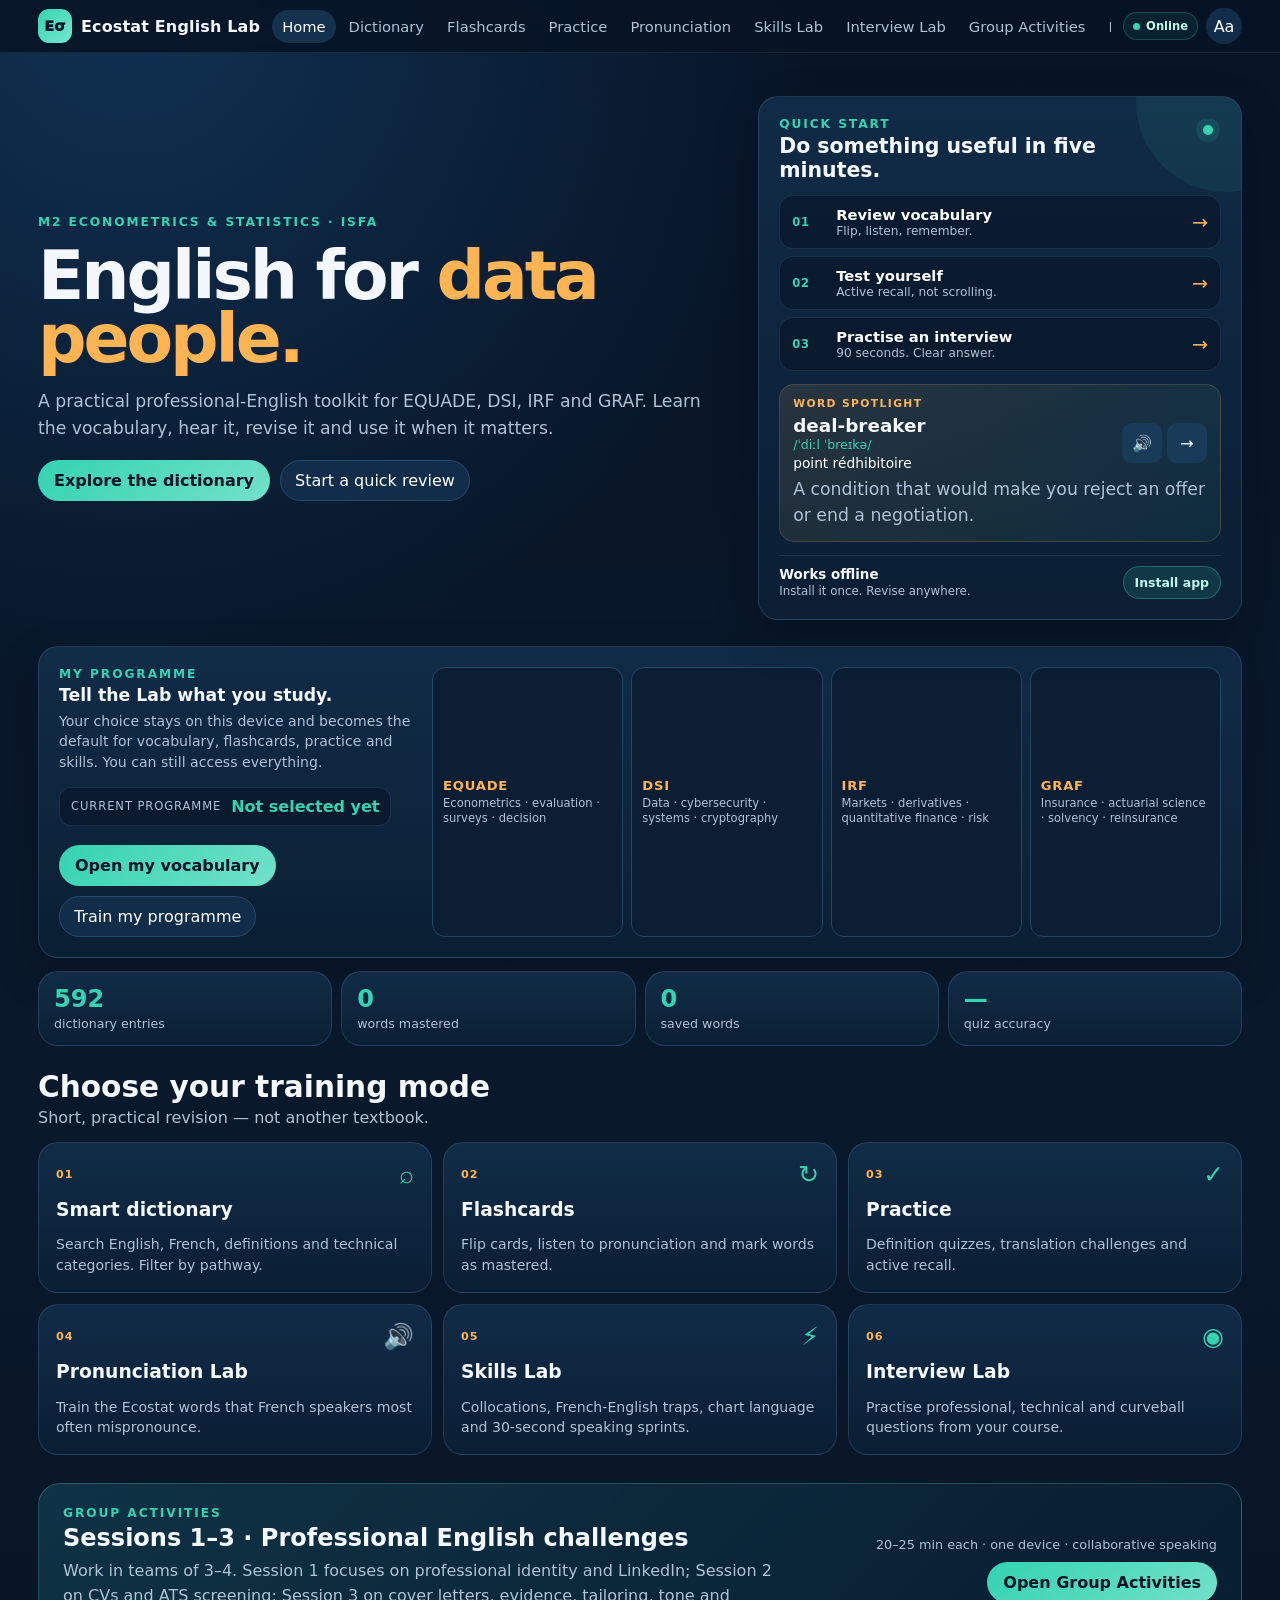
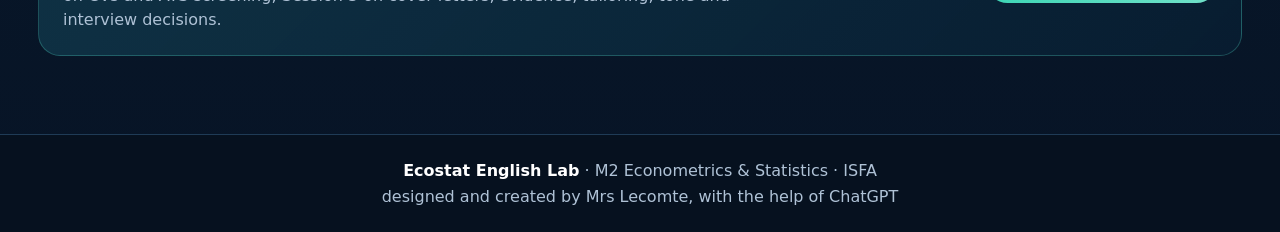
<file: index.html>
<!doctype html>
<html lang="en-GB">
<head>
  <meta charset="utf-8">
  <meta name="viewport" content="width=device-width,initial-scale=1,viewport-fit=cover">
  <title>Ecostat English Lab · Mrs Lecomte</title>
  <meta name="description" content="Professional English vocabulary, pronunciation, collocations and interview practice for M2 Econometrics & Statistics students at ISFA.">
  <meta name="application-name" content="Ecostat English Lab V6.3.0">
  <meta name="theme-color" content="#08182f">
  <meta name="color-scheme" content="dark">
  <meta name="apple-mobile-web-app-capable" content="yes">
  <meta name="apple-mobile-web-app-status-bar-style" content="black-translucent">
  <link rel="canonical" href="https://lecomteeglantine.github.io/EcostatEnglishMrsLecomte/">
  <meta property="og:title" content="Ecostat English Lab">
  <meta property="og:description" content="Professional English for M2 Econometrics & Statistics students at ISFA.">
  <meta property="og:type" content="website">
  <meta property="og:url" content="https://lecomteeglantine.github.io/EcostatEnglishMrsLecomte/">
  <link rel="manifest" href="manifest.webmanifest?v=6.2.2">
  <link rel="apple-touch-icon" href="icons/apple-touch-icon.png">
  <link rel="stylesheet" href="styles.css?v=6.2.2">
  <link rel="stylesheet" href="fixes.css?v=6.2.2">
</head>
<body>
<a class="skip" href="#main">Skip to content</a>
<header class="topbar">
  <div class="topbar-inner">
    <div class="brand"><div class="brand-mark" aria-hidden="true">Eσ</div><span>Ecostat English Lab</span></div>
    <nav class="nav" aria-label="Main navigation">
      <button type="button" data-view="home" class="active" aria-current="page">Home</button>
      <button type="button" data-view="dictionary">Dictionary</button>
      <button type="button" data-view="flashcards">Flashcards</button>
      <button type="button" data-view="quiz">Practice</button>
      <button type="button" data-view="pronunciation">Pronunciation</button>
      <button type="button" data-view="skills">Skills Lab</button>
      <button type="button" data-view="interview">Interview Lab</button>
      <button type="button" data-view="group-activities" class="group-nav">Group Activities</button>
      <button type="button" data-view="progress">Progress</button>
      <button type="button" data-view="about">About</button>
    </nav>
    <div class="top-actions"><span id="networkStatus" class="network-pill" role="status" aria-live="polite"><span aria-hidden="true"></span><b>Online</b></span><button type="button" id="a11yBtn" class="icon-btn" aria-label="Accessibility settings">Aa</button></div>
  </div>
</header>
<main id="main" class="main">
  <div id="dataAlert" class="data-alert" role="alert" aria-live="assertive" hidden></div>
  <section id="home" class="view active">
    <div class="hero">
      <div class="hero-copy">
        <div class="eyebrow">M2 Econometrics & Statistics · ISFA</div>
        <h1>English for <span>data people.</span></h1>
        <p>A practical professional-English toolkit for EQUADE, DSI, IRF and GRAF. Learn the vocabulary, hear it, revise it and use it when it matters.</p>
        <div class="hero-actions"><button type="button" class="primary jump" data-view="dictionary">Explore the dictionary</button><button type="button" class="ghost jump" data-view="flashcards">Start a quick review</button></div>
      </div>
      <aside class="start-card" aria-label="Quick start">
        <div class="start-card-head"><div><div class="eyebrow">Quick start</div><h2>Do something useful in five minutes.</h2></div><span class="pulse-dot" aria-hidden="true"></span></div>
        <div class="quick-actions">
          <button type="button" class="quick-action jump" data-view="flashcards"><strong>01</strong><span><b>Review vocabulary</b><small>Flip, listen, remember.</small></span><i aria-hidden="true">→</i></button>
          <button type="button" class="quick-action jump" data-view="quiz"><strong>02</strong><span><b>Test yourself</b><small>Active recall, not scrolling.</small></span><i aria-hidden="true">→</i></button>
          <button type="button" class="quick-action jump" data-view="interview"><strong>03</strong><span><b>Practise an interview</b><small>90 seconds. Clear answer.</small></span><i aria-hidden="true">→</i></button>
        </div>
        <div class="spotlight" id="homeSpotlight"><div class="spotlight-label">Word spotlight</div><div class="spotlight-loading">Loading a word…</div></div>
        <div class="install-strip"><div><strong>Works offline</strong><span id="installHint">Install it once. Revise anywhere.</span></div><button type="button" id="installHero" class="install-mini">Install app</button></div>
      </aside>
    </div>
    <div class="pathway-panel programme-panel">
      <div class="pathway-intro"><div class="eyebrow">My programme</div><h2>Tell the Lab what you study.</h2><p>Your choice stays on this device and becomes the default for vocabulary, flashcards, practice and skills. You can still access everything.</p><div class="programme-status" id="programmeStatus" aria-live="polite"><span>Current programme</span><strong>Not selected yet</strong></div><div class="hero-actions"><button type="button" class="primary" id="openProgrammeVocabulary">Open my vocabulary</button><button type="button" class="ghost" id="openProgrammeTraining">Train my programme</button></div></div>
      <div class="pathway-buttons programme-buttons"><button type="button" class="pathway-jump" data-programme="EQUADE"><b>EQUADE</b><span>Econometrics · evaluation · surveys · decision</span></button><button type="button" class="pathway-jump" data-programme="DSI"><b>DSI</b><span>Data · cybersecurity · systems · cryptography</span></button><button type="button" class="pathway-jump" data-programme="IRF"><b>IRF</b><span>Markets · derivatives · quantitative finance · risk</span></button><button type="button" class="pathway-jump" data-programme="GRAF"><b>GRAF</b><span>Insurance · actuarial science · solvency · reinsurance</span></button></div>
    </div>
    <div class="stats"><div class="stat-card"><strong id="statWords">0</strong><span>dictionary entries</span></div><div class="stat-card"><strong id="statMastered">0</strong><span>words mastered</span></div><div class="stat-card"><strong id="statFav">0</strong><span>saved words</span></div><div class="stat-card"><strong id="statAccuracy">—</strong><span>quiz accuracy</span></div></div>
    <div class="section-head compact-head"><div><h2>Choose your training mode</h2><p>Short, practical revision — not another textbook.</p></div></div>
    <div class="features">
      <button type="button" class="feature-card jump" data-view="dictionary"><div class="feature-top"><span class="feature-index">01</span><div class="ico" aria-hidden="true">⌕</div></div><h3>Smart dictionary</h3><p>Search English, French, definitions and technical categories. Filter by pathway.</p></button>
      <button type="button" class="feature-card jump" data-view="flashcards"><div class="feature-top"><span class="feature-index">02</span><div class="ico" aria-hidden="true">↻</div></div><h3>Flashcards</h3><p>Flip cards, listen to pronunciation and mark words as mastered.</p></button>
      <button type="button" class="feature-card jump" data-view="quiz"><div class="feature-top"><span class="feature-index">03</span><div class="ico" aria-hidden="true">✓</div></div><h3>Practice</h3><p>Definition quizzes, translation challenges and active recall.</p></button>
      <button type="button" class="feature-card jump" data-view="pronunciation"><div class="feature-top"><span class="feature-index">04</span><div class="ico" aria-hidden="true">🔊</div></div><h3>Pronunciation Lab</h3><p>Train the Ecostat words that French speakers most often mispronounce.</p></button>
      <button type="button" class="feature-card jump" data-view="skills"><div class="feature-top"><span class="feature-index">05</span><div class="ico" aria-hidden="true">⚡</div></div><h3>Skills Lab</h3><p>Collocations, French-English traps, chart language and 30-second speaking sprints.</p></button>
      <button type="button" class="feature-card jump" data-view="interview"><div class="feature-top"><span class="feature-index">06</span><div class="ico" aria-hidden="true">◉</div></div><h3>Interview Lab</h3><p>Practise professional, technical and curveball questions from your course.</p></button>
    </div>
    <div class="group-home-panel"><div><div class="eyebrow">Group Activities</div><h2>Sessions 1–3 · Professional English challenges</h2><p>Work in teams of 3–4. Session 1 focuses on professional identity and LinkedIn; Session 2 on CVs and ATS screening; Session 3 on cover letters, evidence, tailoring, tone and interview decisions.</p></div><div class="group-home-actions"><span>20–25 min each · one device · collaborative speaking</span><button type="button" class="primary jump" data-view="group-activities">Open Group Activities</button></div></div>
  </section>

  <section id="dictionary" class="view"><div class="section-head"><div><div class="eyebrow">Dictionary</div><h2>Professional English, searchable.</h2><p>Every entry includes IPA, an English definition, a French translation, a visual cue and browser pronunciation.</p></div></div><div class="toolbar"><div class="searchbox"><input id="search" type="search" placeholder="Search: endogeneity, salaire, cyber, forecast…" aria-label="Search dictionary"><span aria-hidden="true">⌕</span></div><select id="catFilter" class="select" aria-label="Category"><option value="">All categories</option></select><select id="sourceFilter" class="select" aria-label="Source"><option value="">All sources</option></select></div><div class="chips" id="pathChips"><button type="button" class="chip active" data-path="ALL">ALL</button><button type="button" class="chip" data-path="MY">MY PROGRAMME</button><button type="button" class="chip" data-path="COMMON">COMMON</button><button type="button" class="chip" data-path="EQUADE">EQUADE</button><button type="button" class="chip" data-path="DSI">DSI</button><button type="button" class="chip" data-path="IRF">IRF</button><button type="button" class="chip" data-path="GRAF">GRAF</button><button type="button" class="chip" data-path="FAV">★ MY WORDS</button></div><div id="resultsMeta" class="results-meta" aria-live="polite"></div><div id="wordGrid" class="word-grid"></div><div class="pager" id="pager"></div></section>

  <section id="flashcards" class="view"><div class="section-head"><div><div class="eyebrow">Flashcards</div><h2>Flip. Listen. Decide.</h2><p>Tap the card to reveal the definition and French translation. Build a deck that matches what you still need to learn.</p></div></div><div class="flash-layout"><div><div id="flashCard" class="flash-card" tabindex="0" role="button" aria-label="Flip flashcard"></div><div class="review-actions"><button type="button" class="again" id="againBtn">Again</button><button type="button" class="ghost" id="speakFlash">🔊 Listen</button><button type="button" class="master" id="masterBtn">Mastered</button></div></div><aside class="panel sidepanel"><h3>Deck settings</h3><label for="flashPath">Pathway</label><select id="flashPath"><option>ALL</option><option value="MY">MY PROGRAMME</option><option>COMMON</option><option>EQUADE</option><option>DSI</option><option>IRF</option><option>GRAF</option></select><label for="flashCat">Category</label><select id="flashCat"><option value="">All categories</option></select><label class="check-label"><input id="flashFav" type="checkbox"> Favourites only</label><label class="check-label"><input id="flashUnmastered" type="checkbox"> Not mastered only</label><button type="button" id="shuffleFlash" class="primary full-button">Shuffle deck</button><p class="mini-note" id="flashCount" aria-live="polite"></p></aside></div></section>

  <section id="quiz" class="view"><div class="section-head"><div><div class="eyebrow">Practice</div><h2>Active recall, not passive scrolling.</h2><p>Work through a 10-question round with no repeated target word. Your lifetime statistics stay on this device.</p></div></div><div class="quiz-wrap"><div id="quizCard" class="quiz-card" aria-live="polite"></div><aside class="panel sidepanel"><h3>Practice settings</h3><label for="quizMode">Mode</label><select id="quizMode"><option value="mcq">Definition → word</option><option value="fr">English → French</option><option value="type">Type the English word</option></select><label for="quizPath">Pathway</label><select id="quizPath"><option>ALL</option><option value="MY">MY PROGRAMME</option><option>COMMON</option><option>EQUADE</option><option>DSI</option><option>IRF</option><option>GRAF</option></select><button type="button" id="newQuiz" class="primary full-button">New 10-question round</button><p class="mini-note" id="quizScore" aria-live="polite"></p></aside></div></section>

  <section id="pronunciation" class="view"><div class="section-head"><div><div class="eyebrow">Pronunciation Lab</div><h2>Sound credible when the vocabulary gets technical.</h2><p>Listen, say the word aloud, then reveal the stress pattern and the pronunciation trap. British English is used as the reference.</p></div></div><div class="pron-layout"><div id="pronCard" class="pron-card panel" aria-live="polite"></div><aside class="panel sidepanel"><h3>Pronunciation settings</h3><label for="pronPath">Focus</label><select id="pronPath"><option>ALL</option><option value="MY">MY PROGRAMME</option><option>COMMON</option><option>EQUADE</option><option>DSI</option><option>IRF</option><option>GRAF</option></select><button type="button" id="nextPron" class="primary full-button">New word</button><button type="button" id="pronChallenge" class="ghost full-button">Stress challenge</button><p class="mini-note">Say the word before revealing the answer. The point is production, not recognition.</p></aside></div></section>

  <section id="skills" class="view"><div class="section-head"><div><div class="eyebrow">Skills Lab</div><h2>Use the English, don’t just recognise it.</h2><p>Short professional drills built around the language you will actually need in analysis, cybersecurity, finance and insurance.</p></div></div><div class="skill-layout"><div id="skillHost" class="skill-host panel" aria-live="polite"></div><aside class="panel sidepanel"><h3>Training mode</h3><div class="skill-mode-buttons"><button type="button" class="skill-mode active" data-skill="collocation">Collocation Challenge</button><button type="button" class="skill-mode" data-skill="frenglish">Fix the French English</button><button type="button" class="skill-mode" data-skill="chart">Explain the Chart</button><button type="button" class="skill-mode" data-skill="blitz">Interview Blitz</button></div><label for="skillPath">Pathway</label><select id="skillPath"><option>ALL</option><option value="MY">MY PROGRAMME</option><option>EQUADE</option><option>DSI</option><option>IRF</option><option>GRAF</option></select><p class="mini-note" id="skillScore">Choose a mode and start training.</p></aside></div></section>

  <section id="interview" class="view"><div class="section-head"><div><div class="eyebrow">Interview Lab</div><h2>Think before you speak.</h2><p>Professional, technical, ethical and curveball questions adapted from Ecostat interview work.</p></div></div><div class="interview-layout"><div class="interview-card"><div><div id="interviewTag" class="eyebrow"></div><blockquote id="interviewQ"></blockquote><div id="timer" class="timer" aria-label="Interview timer">01:30</div><div class="hero-actions centred"><button type="button" id="timerBtn" class="primary">Start 90-sec timer</button><button type="button" id="newInterview" class="ghost">New question</button><button type="button" id="frameworkBtn" class="ghost" aria-expanded="false" aria-controls="interviewFramework">Show answer framework</button></div><div id="interviewFramework" class="framework" hidden></div><p class="mini-note">Aim for a clear structure, one concrete example and plain English rather than jargon.</p></div></div><aside class="panel sidepanel interview-settings"><h3>Question settings</h3><label for="interviewPath">Pathway</label><select id="interviewPath"><option>ALL</option><option value="MY">MY PROGRAMME</option><option>COMMON</option><option>EQUADE</option><option>DSI</option><option>IRF</option><option>GRAF</option></select><p class="mini-note">A pathway deck also includes general recruitment, communication and workplace questions.</p><div class="framework-key"><strong>Built-in speaking structures</strong><span>STAR · PREP · technical explanation · ethical decision</span></div></aside></div></section>

  <section id="group-activities" class="view">
    <div class="section-head"><div><div class="eyebrow">Group Activities</div><h2>Build, decide, explain.</h2><p>Collaborative tasks organised by course session. One device per team; every student must contribute orally.</p></div></div>
    <section class="group-session" aria-labelledby="group-session-1-title"><div class="group-session-head"><div><div class="eyebrow">Course group activities</div><h3 id="group-session-1-title">Session 1</h3><p>Professional identity · elevator pitch · LinkedIn · networking</p></div><span class="group-session-count">1 activity</span></div><div class="session-activity-grid"><article class="session-activity-card"><div class="session-activity-top"><span class="session-number">Session 1</span><span class="group-badge">Group Activity</span></div><div class="session-activity-icon" aria-hidden="true">in</div><h4>LinkedIn Rescue Squad</h4><p>Rescue a weak professional profile for an EQUADE, DSI, IRF or GRAF candidate. Ten fixed-score decisions test positioning, credibility, LinkedIn writing, plain English and the elevator pitch.</p><ul class="activity-facts"><li>3–4 students</li><li>20–25 minutes</li><li>Score /100</li><li>2 minutes max per speaker</li></ul><a class="primary group-link" href="session1-linkedin-rescue-squad.html?v=6.2.2">Launch LinkedIn Rescue Squad</a></article></div></section>
    <section class="group-session" aria-labelledby="group-session-2-title"><div class="group-session-head"><div><div class="eyebrow">Course group activities</div><h3 id="group-session-2-title">Session 2</h3><p>Winning CVs · British CV / American résumé · ATS · quantified achievements</p></div><span class="group-session-count">1 activity</span></div><div class="session-activity-grid"><article class="session-activity-card"><div class="session-activity-top"><span class="session-number">Session 2</span><span class="group-badge">Group Activity</span></div><div class="session-activity-icon ats-icon" aria-hidden="true">ATS</div><h4>Beat the ATS</h4><p>Tailor an Ecostat candidate’s CV or résumé for a specific vacancy. Ten fixed-score decisions test document strategy, ATS keywords, readable formatting, quantified achievements, relevance, proofreading and the final human-recruiter scan.</p><ul class="activity-facts"><li>3–4 students</li><li>20–25 minutes</li><li>Score /100</li><li>2 minutes max per speaker</li></ul><a class="primary group-link" href="session2-beat-the-ats.html?v=6.2.2">Launch Beat the ATS</a></article></div></section>
    <section class="group-session" aria-labelledby="group-session-3-title"><div class="group-session-head"><div><div class="eyebrow">Course group activities</div><h3 id="group-session-3-title">Session 3</h3><p>Cover letters · hooks · evidence · tailoring · professional tone · call to action</p></div><span class="group-session-count">1 activity</span></div><div class="session-activity-grid"><article class="session-activity-card"><div class="session-activity-top"><span class="session-number">Session 3</span><span class="group-badge">Group Activity</span></div><div class="session-activity-icon" aria-hidden="true">HC</div><h4>The Hiring Committee</h4><p>Compare three applicants for the same role. Six fixed-score missions test the opening hook, measurable evidence, tailoring, professional tone, call to action and overall coherence before the team selects one candidate for interview.</p><ul class="activity-facts"><li>3–4 students</li><li>20–25 minutes</li><li>Score /100</li><li>2-minute team pitch</li></ul><a class="primary group-link" href="session3-hiring-committee.html?v=1.0.0">Launch The Hiring Committee</a></article></div></section>
  </section>

  <section id="progress" class="view"><div class="section-head"><div><div class="eyebrow">Progress</div><h2>Your progress stays yours.</h2><p>Stored only in this browser using local storage.</p></div></div><div class="programme-progress panel"><div><div class="eyebrow">My programme</div><strong id="progressProgramme">Not selected</strong></div><button type="button" id="changeProgramme" class="ghost">Change on Home</button></div><div class="progress-grid"><div class="panel"><h3>Mastery</h3><strong id="pMastered" class="metric teal">0</strong><p class="mini-note">words marked mastered</p><div class="meter"><span id="masterMeter"></span></div></div><div class="panel"><h3>Favourites</h3><strong id="pFav" class="metric amber">0</strong><p class="mini-note">saved to My Words</p></div><div class="panel"><h3>Quiz accuracy</h3><strong id="pAccuracy" class="metric">—</strong><p class="mini-note" id="pAttempts">No attempts yet</p></div><div class="panel"><h3>Skills accuracy</h3><strong id="pSkillAccuracy" class="metric">—</strong><p class="mini-note" id="pSkillAttempts">No scored drills yet</p></div></div><div class="section-head compact-head"><div><h2>Mastery by pathway</h2><p>Common vocabulary is included in each pathway because you need it everywhere.</p></div></div><div id="pathProgress" class="path-progress-grid"></div><div class="panel backup-panel"><h3>Backup your progress</h3><p class="mini-note">Export a small JSON backup, or import it on another device. Nothing is uploaded to a server.</p><div class="hero-actions"><button type="button" id="exportBtn" class="ghost">Export progress</button><label class="ghost file-label">Import progress<input id="importFile" type="file" accept="application/json" hidden></label><button type="button" id="resetBtn" class="ghost">Reset</button></div></div></section>

  <section id="about" class="view"><div class="section-head"><div><div class="eyebrow">About</div><h2>Built for M2 Ecostat.</h2><p>A bridge between the English course and professional life.</p></div></div><div class="about-grid"><div class="panel"><h3>What is inside?</h3><p>The vocabulary base combines Mrs Lecomte's 2026 course corpus with terminology aligned to the EQUADE, DSI, IRF and GRAF programme content, plus professional collocations, pronunciation training and workplace practice.</p><p class="mini-note">Use the source filter in the dictionary to distinguish course vocabulary from programme and professional extensions.</p></div><div class="panel privacy"><h3>Privacy · RGPD-friendly by design</h3><p>No account, no analytics, no advertising tracker and no remote database. Favourites, mastery and quiz statistics are saved only in your browser's local storage.</p><p class="mini-note">If you clear browser storage, progress is erased unless you export a backup first.</p></div></div></section>
</main>
<footer><div><strong>Ecostat English Lab</strong> · M2 Econometrics & Statistics · ISFA</div><div class="footer-credit">designed and created by Mrs Lecomte, with the help of ChatGPT</div></footer>
<div id="wordModal" class="modal" role="dialog" aria-modal="true" aria-labelledby="wordModalTitle" aria-hidden="true"><div class="modal-card"><button type="button" class="smallbtn modal-close" data-close="wordModal" aria-label="Close word details">×</button><div id="wordModalBody"><h2 id="wordModalTitle" hidden>Word details</h2></div></div></div>
<div id="a11yModal" class="modal" role="dialog" aria-modal="true" aria-labelledby="a11yTitle" aria-hidden="true"><div class="modal-card"><button type="button" class="smallbtn modal-close" data-close="a11yModal" aria-label="Close accessibility settings">×</button><h2 id="a11yTitle">Accessibility</h2><div class="a11y-grid"><label class="toggle">Larger text <input id="largeText" type="checkbox"></label><label class="toggle">High contrast <input id="highContrast" type="checkbox"></label><label class="toggle">Reading spacing <input id="readable" type="checkbox"></label><label class="toggle">Reduce motion <input id="reduceMotion" type="checkbox"></label></div><p class="mini-note">Keyboard navigation and screen-reader labels are included throughout the app.</p></div></div>
<div id="installModal" class="modal" role="dialog" aria-modal="true" aria-labelledby="installTitle" aria-hidden="true"><div class="modal-card"><button type="button" class="smallbtn modal-close" data-close="installModal" aria-label="Close installation help">×</button><h2 id="installTitle">Install Ecostat English Lab</h2><p id="installInstructions">On iPhone/iPad: open the Share menu in Safari and choose <strong>Add to Home Screen</strong>. On desktop or Android, use your browser's Install option if the button does not appear automatically.</p></div></div>
<script src="data.js?v=6.2.2"></script>
<script src="app.js?v=6.2.2"></script>
</body>
</html>
</file>
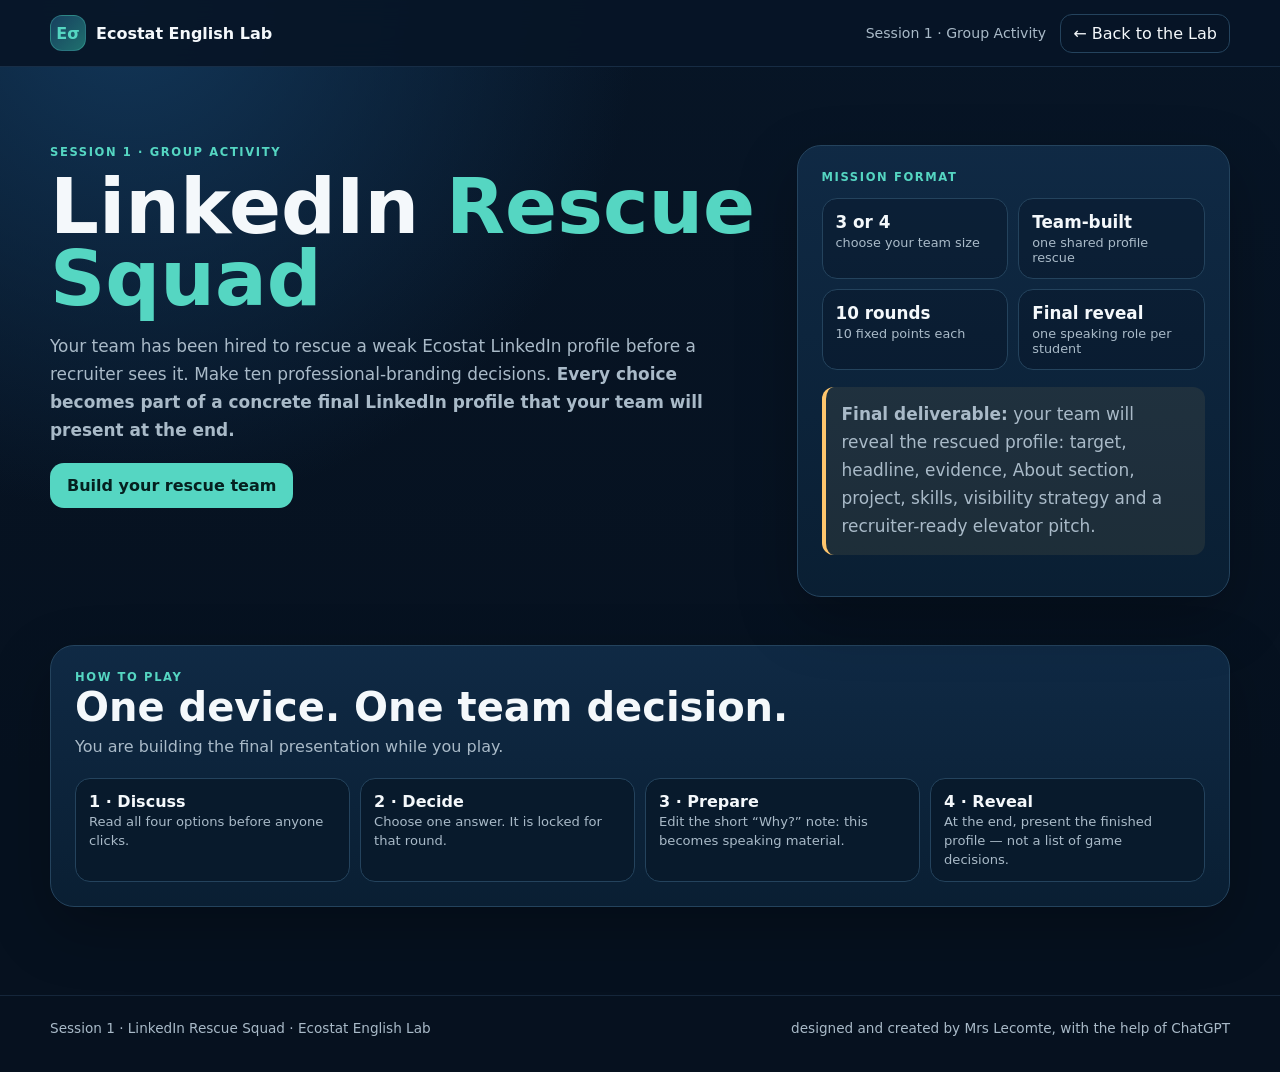
<file: session1-linkedin-rescue-squad.html>
<!doctype html>
<html lang="en-GB">
<head>
<meta charset="utf-8">
<meta name="viewport" content="width=device-width,initial-scale=1,viewport-fit=cover">
<title>Session 1 · LinkedIn Rescue Squad · Ecostat English Lab</title>
<meta name="description" content="A collaborative Session 1 activity for Ecostat students: rescue a weak LinkedIn profile, build a concrete final profile while making decisions, and present the finished profile in a structured team reveal.">
<meta name="application-name" content="LinkedIn Rescue Squad v6.4.2">
<meta name="theme-color" content="#08182f">
<link rel="manifest" href="manifest.webmanifest?v=6.4.2">
<link rel="apple-touch-icon" href="icons/apple-touch-icon.png">
<style>
:root{--bg:#071526;--panel:#0d2138;--panel2:#102a46;--line:#24435d;--ink:#f4f8fb;--muted:#a9bac8;--teal:#55d6c2;--amber:#ffc66d;--red:#ff8b8f;--blue:#80bfff;--shadow:0 22px 60px rgba(0,0,0,.26);font-family:Inter,ui-sans-serif,system-ui,-apple-system,BlinkMacSystemFont,"Segoe UI",sans-serif;color-scheme:dark}
*{box-sizing:border-box}html{scroll-behavior:smooth}body{margin:0;background:radial-gradient(circle at 10% 0%,#123658 0,transparent 32rem),linear-gradient(180deg,#071526,#06111f 72%);color:var(--ink);min-height:100vh}button,input,select,textarea{font:inherit}button{cursor:pointer}.wrap{width:min(1180px,calc(100% - 32px));margin:auto}.top{position:sticky;top:0;z-index:20;background:rgba(7,21,38,.92);backdrop-filter:blur(14px);border-bottom:1px solid rgba(128,191,255,.14)}.topin{min-height:66px;display:flex;align-items:center;gap:14px}.brand{display:flex;align-items:center;gap:10px;font-weight:850}.mark{width:36px;height:36px;border-radius:12px;display:grid;place-items:center;background:linear-gradient(135deg,#173f5f,#1f706e);border:1px solid rgba(85,214,194,.3);color:var(--teal)}.topmeta{margin-left:auto;color:var(--muted);font-size:.88rem}.back{color:var(--ink);text-decoration:none;border:1px solid var(--line);padding:9px 12px;border-radius:12px}.hero{padding:58px 0 30px;display:grid;grid-template-columns:1.25fr .75fr;gap:24px;align-items:stretch}.eyebrow{text-transform:uppercase;letter-spacing:.14em;font-size:.72rem;color:var(--teal);font-weight:850}.hero h1{font-size:clamp(2.4rem,6vw,5rem);line-height:.95;margin:.15em 0}.hero h1 span{color:var(--teal)}.hero p{font-size:1.06rem;color:var(--muted);line-height:1.65;max-width:65ch}.hero-card,.panel{background:linear-gradient(180deg,rgba(16,42,70,.96),rgba(10,31,52,.96));border:1px solid var(--line);border-radius:24px;box-shadow:var(--shadow)}.hero-card{padding:24px;display:flex;flex-direction:column;justify-content:center}.facts{display:grid;grid-template-columns:1fr 1fr;gap:10px;margin-top:14px}.fact{border:1px solid var(--line);border-radius:15px;padding:13px;background:rgba(4,15,28,.32)}.fact b{display:block;font-size:1.05rem}.fact span{display:block;color:var(--muted);font-size:.8rem;margin-top:3px}.screen{display:none;padding:20px 0 70px}.screen.active{display:block}.panel{padding:24px;margin:18px 0}.section-title{display:flex;justify-content:space-between;gap:18px;align-items:flex-end;margin-bottom:18px}.section-title h2{margin:0;font-size:clamp(1.7rem,4vw,2.5rem)}.section-title p{margin:.35rem 0 0;color:var(--muted);line-height:1.55}.setup-grid{display:grid;grid-template-columns:.8fr 1.2fr;gap:18px}.field label{display:block;font-weight:800;margin-bottom:7px}.field input,.field select{width:100%;border:1px solid var(--line);background:#071a2e;color:var(--ink);border-radius:12px;padding:12px}.names{display:grid;grid-template-columns:1fr 1fr;gap:10px}.candidate-grid{display:grid;grid-template-columns:1fr 1fr;gap:12px}.candidate{border:1px solid var(--line);border-radius:18px;padding:16px;background:#0a1c30;text-align:left;color:var(--ink);transition:.15s}.candidate:hover,.candidate:focus-visible{border-color:var(--teal);transform:translateY(-1px)}.candidate.selected,.candidate[aria-pressed="true"]{border-color:var(--teal);box-shadow:0 0 0 2px rgba(85,214,194,.15) inset;background:#0c2938}.candidate strong{font-size:1rem}.candidate small{display:block;color:var(--muted);line-height:1.45;margin-top:6px}.notice{border-left:4px solid var(--amber);background:rgba(255,198,109,.08);padding:14px 16px;border-radius:12px;color:#ffe5b2;line-height:1.55}.primary,.ghost,.choice{border-radius:14px;border:1px solid transparent;padding:12px 16px;font-weight:850}.primary{background:var(--teal);color:#05201f}.ghost{background:#0b1f34;color:var(--ink);border-color:var(--line)}.primary:focus-visible,.ghost:focus-visible,.back:focus-visible,.choice:focus-visible,.candidate:focus-visible{outline:3px solid var(--teal);outline-offset:3px}.primary:disabled,.ghost:disabled{opacity:.45;cursor:not-allowed}button:disabled{cursor:not-allowed}.actions{display:flex;gap:10px;flex-wrap:wrap;margin-top:18px}.scorebar{position:sticky;top:66px;z-index:15;background:rgba(6,17,31,.94);border-bottom:1px solid rgba(128,191,255,.12)}.scorein{padding:12px 0;display:grid;grid-template-columns:180px repeat(4,1fr);gap:10px;align-items:center}.scoretotal strong{font-size:1.5rem}.metric{min-width:0}.metric-head{display:flex;justify-content:space-between;font-size:.75rem;color:var(--muted);margin-bottom:5px}.track{height:8px;background:#142c41;border-radius:999px;overflow:hidden}.fill{height:100%;width:0;background:linear-gradient(90deg,var(--teal),var(--blue));transition:width .35s}.game-grid{display:grid;grid-template-columns:1.35fr .65fr;gap:18px;align-items:start}.roundcard{padding:26px}.roundtop{display:flex;align-items:center;gap:12px;justify-content:space-between}.roundnum{font-size:.78rem;color:var(--teal);font-weight:900;letter-spacing:.08em}.roundcard h2{font-size:clamp(1.7rem,4vw,2.6rem);margin:.35rem 0}.scenario{color:var(--muted);line-height:1.6;margin-bottom:16px}.choices{display:grid;gap:10px}.choice{width:100%;text-align:left;background:#091d31;color:var(--ink);border-color:var(--line);line-height:1.45;display:flex;gap:12px;align-items:flex-start;min-height:46px}.choice:hover,.choice:focus-visible{border-color:var(--blue)}.choice .letter{flex:0 0 30px;height:30px;border-radius:10px;background:#132f49;display:grid;place-items:center;color:var(--blue)}.choice.locked{cursor:default}.choice.picked{border-color:var(--teal);background:rgba(85,214,194,.09)}.choice.dim{opacity:.52}.feedback{display:none;margin-top:16px;border-radius:16px;padding:16px;border:1px solid var(--line);background:#081a2c}.feedback.show{display:block}.feedback-score{font-size:1.45rem;font-weight:950;color:var(--teal)}.feedback p{color:var(--muted);line-height:1.55}.deltas{display:flex;gap:8px;flex-wrap:wrap}.delta{font-size:.78rem;border:1px solid var(--line);padding:6px 9px;border-radius:999px}.sidecard{padding:20px;position:sticky;top:142px}.avatar{width:64px;height:64px;border-radius:18px;background:linear-gradient(135deg,#173f5f,#236f70);display:grid;place-items:center;font-size:1.5rem;font-weight:950}.sidecard h3{margin:.75rem 0 .25rem}.sidecard p{color:var(--muted);line-height:1.5;margin:.25rem 0}.tagrow{display:flex;gap:6px;flex-wrap:wrap;margin-top:12px}.tag{font-size:.75rem;border:1px solid var(--line);border-radius:999px;padding:5px 8px;color:#cce6f2}.result-hero{display:grid;grid-template-columns:.65fr 1.35fr;gap:18px}.bigscore{display:grid;place-items:center;text-align:center;min-height:260px}.bigscore strong{font-size:5rem;color:var(--teal);line-height:1}.verdict{font-size:1.2rem;font-weight:900;margin-top:10px}.verdict-desc{margin-top:8px;color:var(--muted);line-height:1.5}.breakdown{display:grid;gap:8px}.breakrow{display:grid;grid-template-columns:150px 1fr 52px;gap:10px;align-items:center;padding:10px 0;border-bottom:1px solid rgba(128,191,255,.1)}.breakrow span{color:var(--muted);font-size:.9rem}.prep-grid{display:grid;grid-template-columns:1fr 1fr;gap:14px}.role{padding:18px;border:1px solid var(--line);border-radius:18px;background:#091d31}.role h3{margin:.2rem 0}.role ul{padding-left:18px;color:var(--muted);line-height:1.55}.decision-list{margin-top:12px;padding-top:12px;border-top:1px solid rgba(128,191,255,.13)}.decision-list b{display:block;margin-bottom:7px}.decision-list p{font-size:.86rem;color:#d5e3eb;margin:6px 0}.timerbox{text-align:center;padding:24px}.timer{font-variant-numeric:tabular-nums;font-size:clamp(3.4rem,10vw,6rem);font-weight:950;letter-spacing:.04em;color:var(--teal)}.timer.warning{color:var(--amber)}.timer.done{color:var(--red)}.speaker-card{max-width:900px;margin:20px auto}.speaker-head{display:flex;justify-content:space-between;gap:12px;align-items:center}.speaker-task{font-size:1.1rem;line-height:1.6}.promptbox{background:#081a2c;border:1px solid var(--line);border-radius:16px;padding:16px;margin-top:14px}.promptbox ul{color:var(--muted);line-height:1.55}.complete{text-align:center;padding:50px 24px}.complete .tick{font-size:4rem}.rules{display:grid;grid-template-columns:repeat(4,1fr);gap:10px}.rule{padding:13px;border:1px solid var(--line);border-radius:15px;background:#081a2c}.rule b{display:block}.rule span{font-size:.82rem;color:var(--muted)}.sr-only{position:absolute;width:1px;height:1px;padding:0;margin:-1px;overflow:hidden;clip:rect(0,0,0,0);white-space:nowrap;border:0}.skip{position:fixed;left:12px;top:-80px;z-index:100;background:var(--teal);color:#05201f;padding:10px 14px;border-radius:10px;font-weight:900;text-decoration:none}.skip:focus{top:12px}footer{border-top:1px solid rgba(128,191,255,.12);padding:24px 0 36px;color:var(--muted);font-size:.85rem}.footerin{display:flex;justify-content:space-between;gap:12px;flex-wrap:wrap}
.size-picker{display:grid;grid-template-columns:1fr 1fr;gap:10px}.size-option{border:1px solid var(--line);background:#081a2c;color:var(--ink);border-radius:16px;padding:14px;text-align:left;font-weight:900}.size-option span{display:block;color:var(--muted);font-size:.8rem;font-weight:600;margin-top:3px}.size-option[aria-pressed="true"]{border-color:var(--teal);background:rgba(85,214,194,.10);box-shadow:0 0 0 2px rgba(85,214,194,.12) inset}.size-option:focus-visible{outline:3px solid var(--teal);outline-offset:3px}.recap-capture{margin-top:14px;padding:14px;border:1px solid rgba(85,214,194,.35);border-radius:14px;background:rgba(85,214,194,.06)}.recap-capture label{display:block;font-weight:900;margin-bottom:6px}.recap-capture textarea{width:100%;resize:vertical;min-height:72px;border:1px solid var(--line);background:#06182a;color:var(--ink);border-radius:12px;padding:10px;line-height:1.45}.recap-capture textarea:focus{outline:3px solid rgba(85,214,194,.35);border-color:var(--teal)}.recap-help{font-size:.8rem!important;margin:6px 0 0!important}.recap-save{margin-top:7px;font-size:.78rem;font-weight:800;color:var(--teal)}.tradeoff-note{margin-top:9px;padding:9px 10px;border:1px solid rgba(128,191,255,.22);border-radius:10px;background:#071a2e;color:#d5e3eb;font-size:.78rem;line-height:1.45}.recap-card{margin-top:18px;padding-top:16px;border-top:1px solid rgba(128,191,255,.16)}.recap-card>p{font-size:.84rem}.recap-phases{display:grid;gap:8px;margin-top:10px}.recap-phase{border:1px solid var(--line);border-radius:12px;padding:9px;background:#071a2e}.recap-phase-head{display:flex;justify-content:space-between;gap:8px;font-size:.78rem}.recap-phase-head b{color:#eaf7f8}.recap-phase-head span{color:var(--teal);font-weight:850}.recap-latest{margin-top:5px!important;font-size:.77rem!important;color:#cbdce6!important}.recap-empty{color:var(--muted)!important}.recap-structure{display:grid;grid-template-columns:repeat(4,1fr);gap:8px;margin:12px 0}.recap-step{border:1px solid var(--line);border-radius:12px;padding:10px;background:#081a2c}.recap-step b{display:block;color:var(--teal);font-size:.78rem}.recap-step span{display:block;color:var(--muted);font-size:.78rem;line-height:1.4;margin-top:4px}.why{display:block;color:#bfeee6;font-size:.8rem;line-height:1.4;margin-top:3px}.recap-pack{display:grid;gap:8px}.recap-pack-row{border-bottom:1px solid rgba(128,191,255,.12);padding:10px 0}.recap-pack-row:last-child{border-bottom:0}.recap-pack-row b{display:block;margin-bottom:4px}.recap-pack-row span{display:block;color:var(--muted);font-size:.88rem;line-height:1.45}.role .recap-structure{grid-template-columns:1fr 1fr}.role .recap-step{padding:8px}.mini-label{display:block;text-transform:uppercase;letter-spacing:.08em;color:var(--teal);font-size:.67rem;font-weight:900;margin-top:12px}.team-step{margin:0 0 14px;padding:10px 12px;border:1px solid rgba(128,191,255,.2);border-radius:12px;background:rgba(128,191,255,.06);color:#d9e9f3;font-size:.86rem;line-height:1.5}.team-step strong{color:var(--teal)}
/* v6.4.2 final presentation board · presentation timing removed · overall duration label removed */
.reveal{border:1px solid rgba(85,214,194,.42);background:linear-gradient(180deg,rgba(8,39,50,.96),rgba(8,26,44,.96))}.reveal-title{display:flex;justify-content:space-between;gap:12px;align-items:flex-start}.reveal-title h2{margin:.25rem 0 .35rem}.reveal-grid{display:grid;grid-template-columns:1fr 1fr;gap:10px;margin-top:16px}.reveal-item{border:1px solid var(--line);border-radius:14px;background:#071a2e;padding:13px}.reveal-item.wide{grid-column:1/-1}.reveal-item b{display:block;color:var(--teal);font-size:.74rem;text-transform:uppercase;letter-spacing:.07em;margin-bottom:5px}.reveal-item p{margin:0;color:#e8f1f6;line-height:1.5;white-space:pre-wrap}.pitch-card{margin-top:12px;border:1px solid rgba(255,198,109,.42);background:rgba(255,198,109,.06);border-radius:14px;padding:14px}.pitch-card b{display:block;color:var(--amber);margin-bottom:7px}.pitch-card p{margin:0;line-height:1.6}.present-this{margin-top:12px;border-left:4px solid var(--teal);background:rgba(85,214,194,.07);padding:12px 14px;border-radius:10px;line-height:1.55}.score-chip{display:inline-block;margin-left:6px;padding:2px 7px;border-radius:999px;border:1px solid var(--line);font-size:.72rem;color:var(--muted)}.score-chip.weak{border-color:rgba(255,139,143,.45);color:#ffc7c9}.weak-fix{margin-top:8px;padding:9px 10px;border:1px solid rgba(255,139,143,.28);background:rgba(255,139,143,.06);border-radius:10px;color:#ffd7d9;font-size:.8rem;line-height:1.45}.speaker-material{display:grid;gap:9px;margin-top:12px}.speaker-material .reveal-item{padding:11px}.pitch-box{margin-top:12px;padding:13px;border-radius:12px;border:1px solid rgba(255,198,109,.35);background:rgba(255,198,109,.05)}.pitch-box b{color:var(--amber)}
@media(max-width:900px){.hero,.setup-grid,.game-grid,.result-hero{grid-template-columns:1fr}.scorein{grid-template-columns:1fr 1fr}.scoretotal{grid-column:1/-1}.sidecard{position:static}.prep-grid{grid-template-columns:1fr}.rules{grid-template-columns:1fr}.topmeta{display:none}}
@media(prefers-reduced-motion:reduce){html{scroll-behavior:auto}.fill,.candidate{transition:none}}
@media(max-width:600px){.recap-structure,.reveal-grid{grid-template-columns:1fr}.reveal-item.wide{grid-column:auto}.wrap{width:min(100% - 20px,1180px)}.hero{padding-top:32px}.candidate-grid,.names{grid-template-columns:1fr}.scorein{grid-template-columns:1fr 1fr}.facts{grid-template-columns:1fr}.breakrow{grid-template-columns:minmax(0,1fr) auto;grid-template-areas:"title score" "answer answer"}.breakrow b{grid-area:title}.breakrow strong{grid-area:score}.breakrow span{grid-area:answer;grid-column:auto}.roundcard,.panel{padding:18px}.topin{min-height:60px}.scorebar{position:static}.back{padding:8px 9px;font-size:.82rem}.speaker-head{align-items:flex-start;flex-direction:column}.speaker-head .tag{max-width:100%;overflow-wrap:anywhere}}
@media(max-width:520px){.brand span{display:none}.topin{gap:8px}.back{margin-left:auto}}
</style>
</head>
<body>
<a class="skip" href="#activityMain">Skip to activity</a>
<header class="top"><div class="wrap topin"><div class="brand"><div class="mark" aria-hidden="true">Eσ</div><span>Ecostat English Lab</span></div><div class="topmeta">Session 1 · Group Activity</div><a class="back" href="index.html#group-activities">← Back to the Lab</a></div></header>
<main id="activityMain">
<section id="intro" class="screen active"><div class="wrap">
  <div class="hero"><div><div class="eyebrow">Session 1 · Group Activity</div><h1>LinkedIn <span>Rescue Squad</span></h1><p>Your team has been hired to rescue a weak Ecostat LinkedIn profile before a recruiter sees it. Make ten professional-branding decisions. <strong>Every choice becomes part of a concrete final LinkedIn profile that your team will present at the end.</strong></p><div class="actions"><button type="button" class="primary" id="goSetup">Build your rescue team</button></div></div>
  <aside class="hero-card"><div class="eyebrow">Mission format</div><div class="facts"><div class="fact"><b>3 or 4</b><span>choose your team size</span></div><div class="fact"><b>Team-built</b><span>one shared profile rescue</span></div><div class="fact"><b>10 rounds</b><span>10 fixed points each</span></div><div class="fact"><b>Final reveal</b><span>one speaking role per student</span></div></div><p class="notice"><strong>Final deliverable:</strong> your team will reveal the rescued profile: target, headline, evidence, About section, project, skills, visibility strategy and a recruiter-ready elevator pitch.</p></aside></div>
  <div class="panel"><div class="section-title"><div><div class="eyebrow">How to play</div><h2>One device. One team decision.</h2><p>You are building the final presentation while you play.</p></div></div><div class="rules"><div class="rule"><b>1 · Discuss</b><span>Read all four options before anyone clicks.</span></div><div class="rule"><b>2 · Decide</b><span>Choose one answer. It is locked for that round.</span></div><div class="rule"><b>3 · Prepare</b><span>Edit the short “Why?” note: this becomes speaking material.</span></div><div class="rule"><b>4 · Reveal</b><span>At the end, present the finished profile — not a list of game decisions.</span></div></div></div>
</div></section>
<section id="setup" class="screen"><div class="wrap"><div class="section-title"><div><div class="eyebrow">Team setup</div><h2>Choose your Ecostat profile.</h2><p><strong>1.</strong> Choose 3 or 4 students and enter names. <strong>2.</strong> Choose one candidate. <strong>3.</strong> Start the rescue. The candidate choice is not scored.</p></div></div>
<div class="setup-grid"><div class="panel"><div class="field"><label for="teamName">Team name</label><input id="teamName" maxlength="40" placeholder="e.g. Team Sigma" autocomplete="off"></div><div class="field" style="margin-top:14px"><div id="teamSizeLabel" style="font-weight:800;margin-bottom:7px">Choose your team size</div><div class="size-picker" role="group" aria-labelledby="teamSizeLabel"><button type="button" class="size-option" data-size="3" aria-pressed="true"><strong>3 students</strong><span>3 speaking roles at the end</span></button><button type="button" class="size-option" data-size="4" aria-pressed="false"><strong>4 students</strong><span>4 speaking roles at the end</span></button></div><input type="hidden" id="teamSize" value="3"><p class="recap-help">This choice controls how the finished profile is divided between the final speakers.</p></div><div id="nameFields" class="names" style="margin-top:14px"></div><p class="notice" style="margin-top:16px"><strong>Final task:</strong> every student presents a different part of the <strong>finished LinkedIn profile</strong>. You will have the exact profile elements on screen.</p></div>
<div class="panel"><div class="candidate-grid" id="candidateGrid"></div><div class="actions"><button type="button" class="primary" id="startGame" disabled>Start the rescue</button><button type="button" class="ghost" id="backIntro">Back</button></div></div></div></div></section>
<div id="scoreBar" class="scorebar" hidden><div class="wrap scorein"><div class="scoretotal"><span class="eyebrow">Team score</span><strong><span id="scoreNow">0</span>/100</strong></div><div class="metric"><div class="metric-head"><span>Focus</span><b id="focusNum">0%</b></div><div class="track" role="progressbar" aria-label="Focus" aria-valuemin="0" aria-valuemax="100" aria-valuenow="0"><div id="focusFill" class="fill"></div></div></div><div class="metric"><div class="metric-head"><span>Credibility</span><b id="credNum">0%</b></div><div class="track" role="progressbar" aria-label="Credibility" aria-valuemin="0" aria-valuemax="100" aria-valuenow="0"><div id="credFill" class="fill"></div></div></div><div class="metric"><div class="metric-head"><span>Authenticity</span><b id="authNum">0%</b></div><div class="track" role="progressbar" aria-label="Authenticity" aria-valuemin="0" aria-valuemax="100" aria-valuenow="0"><div id="authFill" class="fill"></div></div></div><div class="metric"><div class="metric-head"><span>Visibility</span><b id="visNum">0%</b></div><div class="track" role="progressbar" aria-label="Visibility" aria-valuemin="0" aria-valuemax="100" aria-valuenow="0"><div id="visFill" class="fill"></div></div></div></div></div>
<section id="game" class="screen"><div class="wrap game-grid"><div class="panel roundcard"><div class="roundtop"><div id="roundNum" class="roundnum"></div><div class="eyebrow">10 points available</div></div><h2 id="roundTitle"></h2><p id="roundScenario" class="scenario"></p><p class="team-step"><strong>Team step:</strong> read all four options → agree on one answer → click it → review the feedback → edit the presentation note → continue.</p><div id="choices" class="choices"></div><div id="feedback" class="feedback" aria-live="polite" aria-atomic="true"><div id="feedbackScore" class="feedback-score"></div><p id="feedbackText"></p><div id="deltas" class="deltas"></div><div class="recap-capture"><label for="recapReason">Presentation Builder · Why does this choice belong in your final profile?</label><textarea id="recapReason" maxlength="180" rows="2" placeholder="Write one short reason or improvement in your own words."></textarea><p class="recap-help">This sentence becomes speaking material. If your choice is weak, say what you would improve before showing the profile to a recruiter.</p><div id="recapSave" class="recap-save" role="status" aria-live="polite">Saved for final presentation.</div><div id="recapTradeoff" class="tradeoff-note" aria-live="polite"></div></div><div class="actions"><button type="button" id="nextRound" class="primary" disabled>Next decision</button></div></div></div><aside id="candidateSide" class="panel sidecard"></aside></div></section>
<section id="results" class="screen"><div class="wrap"><div class="section-title"><div><div class="eyebrow">Rescue complete</div><h2 id="resultsTitle">Your profile rescue result.</h2><p id="resultMeta">Your score comes only from the ten locked decisions.</p></div></div><div class="result-hero"><div class="panel bigscore"><div><div class="eyebrow">Final score</div><strong id="finalScore">0</strong><div>/100</div><div id="verdict" class="verdict"></div><div id="verdictDesc" class="verdict-desc"></div></div></div><div class="panel"><div class="eyebrow">Decision audit</div><div id="breakdown" class="breakdown"></div></div></div>
<div class="panel reveal"><div class="reveal-title"><div><div class="eyebrow">LinkedIn Rescue Reveal</div><h2>This is what your team will actually present.</h2><p class="scenario">Do not retell the game. Present this finished profile to the class as if you were showing it to a recruiter.</p></div></div><div id="finalProfileBoard"></div></div>
<div class="panel"><div class="eyebrow">Presentation evidence</div><h2>Your reasons are already prepared.</h2><p class="scenario">The game has kept the “Why?” notes you wrote. Use them to justify the finished profile elements above — not as a separate round-by-round recap.</p><div id="recapAudit" class="recap-pack"></div><p class="scenario">You have six minutes to divide the profile between speakers and organise keywords. Every student gets concrete material on screen.</p><div class="actions"><button type="button" id="goPrep" class="primary">Open 6-minute preparation</button><button type="button" id="restart" class="ghost">Restart with another candidate</button></div></div></div></section>
<section id="prep" class="screen"><div class="wrap"><div class="section-title"><div><div class="eyebrow">Team preparation · 6 minutes</div><h2>Prepare the LinkedIn Rescue Reveal.</h2><p>Your job is to present the <strong>finished profile</strong>, not to describe ten game rounds. Use the exact material below and your saved reasons.</p></div></div><div class="panel timerbox"><div id="prepTimer" class="timer" role="timer" aria-label="Preparation timer">06:00</div><div id="prepMessage" class="scenario" role="status" aria-live="polite" aria-atomic="true">Start when your team is ready.</div><div class="actions" style="justify-content:center"><button type="button" id="prepStart" class="primary">Start 6-minute preparation</button><button type="button" id="prepReset" class="ghost">Reset</button></div></div><div class="panel reveal"><div class="eyebrow">Your finished profile</div><div id="prepProfileBoard"></div></div><div id="roles" class="prep-grid"></div><div class="panel"><div class="notice"><strong>Presentation rule:</strong> show the profile as a coherent professional story. Each student has a specific section. If one of your choices scored below 7/10, say how you would improve that element before publishing it.</div><div class="actions"><button type="button" id="goPresent" class="primary">Start team presentation</button></div></div></div></section>
<section id="present" class="screen"><div class="wrap"><div class="section-title"><div><div class="eyebrow">LinkedIn Rescue Reveal</div><h2>Present the finished profile.</h2><p>The screen gives each speaker the exact profile elements to present. Explain what the recruiter would see and why it works.</p></div></div><div class="panel speaker-card"><div class="speaker-head"><div><div id="speakerCount" class="eyebrow"></div><h2 id="speakerName"></h2></div><div id="speakerRole" class="tag"></div></div><div id="speakerTask" class="speaker-task"></div><div id="speakerPrompts" class="promptbox"></div><div class="notice"><strong>Speaker flow:</strong> present your assigned section using the profile elements and prompts on screen. When you are finished, hand over to the next speaker.</div><div class="actions"><button type="button" id="nextSpeaker" class="primary">Next speaker</button></div></div></div></section>
<section id="done" class="screen"><div class="wrap"><div class="panel complete"><div class="tick">✓</div><div class="eyebrow">Session 1 · Group activity complete</div><h2 id="doneTitle">Challenge complete.</h2><p id="doneSummary" class="scenario">Your team has completed the LinkedIn Rescue Squad challenge.</p><p class="scenario">Final question: <strong>Which one element of your finished profile would make the biggest difference to a recruiter, and why?</strong></p><div class="actions" style="justify-content:center"><a class="back" href="index.html#group-activities">Back to Group Activities</a></div></div></div></section>
</main>
<footer><div class="wrap footerin"><div>Session 1 · LinkedIn Rescue Squad · Ecostat English Lab</div><div>designed and created by Mrs Lecomte, with the help of ChatGPT</div></div></footer>
<script>
(() => {
'use strict';
const $=s=>document.querySelector(s);const $$=s=>[...document.querySelectorAll(s)];
const screens=['intro','setup','game','results','prep','present','done'];
const maxMetrics={focus:30,cred:30,auth:20,vis:20};const metricNames={focus:'Focus',cred:'Credibility',auth:'Authenticity',vis:'Visibility'};
const state={team:'',size:3,names:[],nameDrafts:['','','',''],candidate:null,round:0,score:0,metrics:{focus:0,cred:0,auth:0,vis:0},answers:[],speaker:0,prepInterval:null};
const candidates={
EQUADE:{id:'EQUADE',initials:'AB',name:'Amira Benali',programme:'EQUADE · Applied econometrics',specialism:'causal inference and policy evaluation',target:'Junior Policy Evaluation Analyst',altTarget:'Economic Data Analyst',project:'a university project evaluating whether a training programme improved employment outcomes',toolset:'R · Stata · causal inference',evidence:'used R to compare employment outcomes before and after a training programme and test whether the policy made a measurable difference',plain:'I use data to estimate whether a policy or programme actually changes outcomes.',jargon:'I implement difference-in-differences estimators with fixed effects to identify average treatment effects.',skills:'R · Stata · econometrics · causal inference · data visualisation',adjProject:'an inflation forecasting project using macroeconomic indicators'},
DSI:{id:'DSI',initials:'NM',name:'Noah Martin',programme:'DSI · Data & information systems',specialism:'fraud analytics and machine learning',target:'Junior Fraud Analytics / Cyber Data Analyst',altTarget:'Junior Data Scientist',project:'a Python project detecting unusual network behaviour and possible intrusions',toolset:'Python · SQL · classification',evidence:'built and tested a Python classification model to flag unusual network patterns, then compared false-positive rates',plain:'I use data models to identify unusual behaviour that may signal fraud or a security problem.',jargon:'I optimise supervised classifiers for anomaly detection using precision-recall trade-offs and threshold calibration.',skills:'Python · SQL · machine learning · classification · data visualisation',adjProject:'a customer-churn prediction project using Python'},
IRF:{id:'IRF',initials:'ML',name:'Maya Laurent',programme:'IRF · Financial risk engineering',specialism:'market risk and quantitative analysis',target:'Market Risk Analyst',altTarget:'Quantitative Risk Analyst',project:'a Value-at-Risk project for a simulated equity portfolio',toolset:'Python · R · market risk',evidence:'built a Value-at-Risk model, back-tested it on historical data and explained where the model underestimated risk',plain:'I build models that estimate how much a portfolio could lose under adverse market movements.',jargon:'I calibrate VaR estimates and back-test tail-loss exceedances across rolling windows.',skills:'Python · R · market risk · VaR · statistical modelling',adjProject:'a time-series project forecasting interest rates'},
GRAF:{id:'GRAF',initials:'HB',name:'Hugo Bernard',programme:'GRAF · Actuarial science & insurance',specialism:'insurance pricing and actuarial modelling',target:'Pricing Actuarial Intern',altTarget:'Insurance Risk Analyst',project:'a telematics-based motor-pricing project using driver-behaviour data',toolset:'R · GLMs · insurance pricing',evidence:'used R to test which driving variables were associated with claim frequency and discussed the limits of the pricing assumptions',plain:'I use statistical models to estimate insurance risk and help set prices that reflect expected claims.',jargon:'I fit generalised linear models to claim frequency and severity while controlling for rating factors.',skills:'R · GLMs · actuarial modelling · pricing · probability',adjProject:'a solvency project comparing insurer capital ratios'}
};
const scoreOrder=[{A:4,B:10,C:1,D:7},{A:1,B:4,C:10,D:7},{A:10,B:7,C:1,D:4},{A:1,B:4,C:7,D:10},{A:4,B:10,C:1,D:7},{A:10,B:4,C:1,D:7},{A:4,B:7,C:10,D:1},{A:4,B:1,C:7,D:10},{A:4,B:10,C:1,D:7},{A:4,B:1,C:10,D:7}];
const weights=[{focus:4,cred:2,auth:1,vis:3},{focus:4,cred:2,auth:1,vis:3},{focus:4,cred:2,auth:1,vis:3},{focus:1,cred:5,auth:3,vis:1},{focus:3,cred:3,auth:3,vis:1},{focus:2,cred:5,auth:2,vis:1},{focus:4,cred:2,auth:3,vis:1},{focus:3,cred:4,auth:1,vis:2},{focus:2,cred:3,auth:2,vis:3},{focus:3,cred:2,auth:3,vis:2}];
function distribute(score,w){const keys=['focus','cred','auth','vis'];const raw=keys.map(k=>score*w[k]/10);const vals=raw.map(Math.floor);let rem=score-vals.reduce((a,b)=>a+b,0);const order=keys.map((k,i)=>({k,i,r:raw[i]-vals[i]})).sort((a,b)=>b.r-a.r||a.i-b.i);for(let j=0;j<rem;j++)vals[order[j].i]++;return Object.fromEntries(keys.map((k,i)=>[k,vals[i]]));}
function roundData(c){return [
{title:'Choose a clear career target',scenario:`${c.name} needs a professional direction before changing the profile. Which target best matches the evidence already available?`,options:{A:'Data Scientist — open to any industry and any type of role',B:c.target,C:'Consultant / Analyst — interested in everything',D:c.altTarget},feedback:{A:'This is plausible but too broad for the evidence currently visible.',B:`Strong fit: the target matches ${c.specialism} and gives the rest of the profile a clear direction.`,C:'This avoids a decision rather than creating a professional identity.',D:'A credible adjacent target, but slightly less precise than the strongest fit.'}},
{title:'Rescue the headline',scenario:'A recruiter should understand the field, methods and direction in seconds. Which headline should replace the current generic one?',options:{A:'Motivated MSc student looking for opportunities',B:`Future ${c.target} | Passionate about Data | Team Player 🚀`,C:`MSc Econometrics & Statistics | ${titleCase(c.specialism)} | ${shortTools(c.toolset)}`,D:`MSc Ecostat | ${titleCase(c.specialism)} | Open to graduate opportunities`},feedback:{A:'Too generic: almost any student could use it.',B:'The target is visible, but unsupported adjectives and branding language weaken credibility.',C:'Focused, searchable and evidence-based. It tells the recruiter what this candidate actually does.',D:'Clear and credible, but the ending is more generic than a precise target.'}},
{title:'Pass the 7-second scan',scenario:'Which opening information should dominate the top of the profile?',options:{A:`MSc Ecostat → ${c.specialism} → current project: ${c.project} → target: ${c.target}`,B:`MSc Ecostat → software: ${c.toolset} → looking for an internship`,C:'Dynamic · motivated · ambitious · curious · team player',D:'Degree → every module studied → every software tool → every possible career interest'},feedback:{A:'Excellent hierarchy: identity, specialism, evidence and direction are immediately visible.',B:'Useful information, but software alone does not create a memorable professional identity.',C:'These are claims, not positioning.',D:'Too much information dilutes the message.'}},
{title:'Replace claims with evidence',scenario:'The old profile says “excellent problem-solver”. Which sentence gives the strongest proof?',options:{A:'I am a highly motivated problem-solver.',B:`I have strong analytical skills and I enjoy ${c.specialism}.`,C:`I recently completed ${c.project}.`,D:`In ${c.project}, I ${c.evidence}.`},feedback:{A:'A self-description without evidence is easy to ignore.',B:'Relevant, but still mostly a claim.',C:'Concrete project evidence is useful, but the candidate can show more about what they actually did.',D:'Specific action plus evidence makes the claim believable.'}},
{title:'Fix the “About” section',scenario:'Choose the version that sounds focused, human and credible rather than generic or AI-generated.',options:{A:`I am passionate about leveraging cutting-edge data-driven methodologies to generate impactful insights across complex environments. My expertise includes ${c.toolset}.`,B:`I am an MSc Econometrics & Statistics student specialising in ${c.specialism}. I am currently working on ${c.project}. I enjoy turning quantitative results into clear explanations, and I am looking for opportunities related to ${c.target}. I would be glad to connect with people working in this area.`,C:'I am dynamic, ambitious, resilient, results-driven, innovative and passionate about data. I am open to all opportunities.',D:`I study Econometrics & Statistics and I have worked with ${c.toolset}. My current project is ${c.project}. I enjoy quantitative work and learning new methods.`},feedback:{A:'Polished language cannot replace a clear story and concrete evidence.',B:'Strong structure: who I am, what I do, evidence, direction and a natural call to action.',C:'Generic adjectives create almost no professional signal.',D:'Credible and natural, but it lacks a clear professional destination and call to action.'}},
{title:'Choose the project that earns space',scenario:`The target is ${c.target}. Which project should be highlighted most prominently?`,options:{A:c.project,B:'A basic Excel descriptive-statistics assignment from first year',C:'A personal hobby project unrelated to the target role',D:c.adjProject},feedback:{A:'This is the strongest evidence because it directly supports the chosen professional direction.',B:'It shows basic competence but does not differentiate an MSc-level profile.',C:'Interesting personally, but weak evidence for this specific target.',D:'Relevant quantitative evidence, though not as directly aligned as the main project.'}},
{title:'Explain the technical work in plain English',scenario:'A recruiter is interested but is not a specialist. Which explanation should the candidate use?',options:{A:c.jargon,B:`I worked on a quantitative model related to ${c.specialism}, using data and statistical methods to study the problem.`,C:c.plain,D:'I built a model that proves what will happen and removes uncertainty from decisions.'},feedback:{A:'Accurate, but too technical for a first professional conversation.',B:'Clear and safe, although still fairly vague.',C:'Best balance: concrete meaning, plain English and no unnecessary jargon.',D:'This overclaims what statistical models can do and damages credibility.'}},
{title:'Prioritise the skills section',scenario:'LinkedIn allows a long list, but the strongest skills should be immediately visible. Which strategy works best?',options:{A:`List 25 skills including ${c.skills}, Microsoft Word, PowerPoint, teamwork, leadership, creativity and everything studied at university.`,B:'Keep only communication, motivation, teamwork and adaptability.',C:`Lead with ${c.skills}, then add every other software package used once.`,D:`Prioritise ${c.skills}; keep a small number of complementary skills that support the ${c.target} target.`},feedback:{A:'A huge catalogue hides the strongest signal.',B:'Transferable skills matter, but the profile needs visible technical evidence.',C:'The strongest skills are visible, but the list becomes diluted again.',D:'Focused and credible: the skills section supports the same professional story as the rest of the profile.'}},
{title:'Choose a sustainable visibility strategy',scenario:'The profile is now stronger, but a professional brand only works if the right people can actually see it. Which LinkedIn routine is most convincing?',options:{A:'Post every day about any trending topic, even when it is unrelated to the target role.',B:`Choose a realistic cadence: regularly comment on relevant ${c.specialism} posts, connect selectively with people in the field, and occasionally share a concrete project insight or learning point.`,C:'Stay completely inactive until the week an internship application opens.',D:'Follow relevant people and occasionally like or comment on posts, but avoid sharing any of your own work or perspective.'},feedback:{A:'High activity is not the same as a focused professional presence.',B:'Best choice: consistent, relevant and sustainable visibility supports the same professional story as the profile.',C:'A profile that only appears when it needs a job is much less effective as a networking surface.',D:'This is sustainable, but too passive to make the candidate’s expertise and point of view memorable.'}},
{title:'Build the elevator pitch',scenario:'The recruiter now asks: “Tell me about yourself.” Which structure gives the strongest short answer?',options:{A:'Start with school history, then list studies chronologically, then explain every module.',B:`List ${c.toolset}, statistical methods and technical vocabulary as quickly as possible.`,C:`Who I am → ${c.specialism} → one concrete project/evidence → what I am looking for (${c.target}) → one clear question or next step.`,D:`Who I am → ${c.specialism} → current project → career goal, but stop without a question or call to action.`},feedback:{A:'A timeline uses precious time without showing the strongest professional message.',B:'A technical dump is difficult to follow and sounds less human.',C:'This is concise, intentional and easy for the recruiter to follow. It also creates a next step.',D:'Clear and credible, but the pitch loses impact because it does not invite the conversation to continue.'}}
];}
function titleCase(s){return s.replace(/\b\w/g,m=>m.toUpperCase());}function shortTools(s){return s.split(' · ').slice(0,3).join(' · ');}function suggestedReason(text){const clean=String(text||'').replace(/\s+/g,' ').trim();const m=clean.match(/^.*?[.!?](?:\s|$)/);const first=(m?m[0]:clean).trim();return first.length<=170?first:first.slice(0,167)+'…';}
function tradeoffFor(letter,r,scores){const rejected=Object.keys(r.options).filter(k=>k!==letter).map(k=>({letter:k,text:r.options[k],score:scores[k]})).sort((a,b)=>b.score-a.score||a.letter.localeCompare(b.letter));const alt=rejected[0];if(!alt)return null;return{letter:alt.letter,text:alt.text,score:alt.score,label:alt.score>scores[letter]?'Stronger alternative to discuss':'Weaker alternative you rejected'};}
const recapPhases=[{label:'Positioning',rounds:[1,2,3]},{label:'Evidence & profile',rounds:[4,5,6]},{label:'Clarity & skills',rounds:[7,8]},{label:'Visibility & pitch',rounds:[9,10]}];
function decisionSummary(a){return a?`D${a.round} · ${a.title}`:'';}function recapPhaseHtml(){return recapPhases.map(p=>{const done=p.rounds.map(r=>state.answers[r-1]).filter(Boolean);const rows=done.length?done.map(a=>`<p class="recap-latest">${escapeHtml(decisionSummary(a))}<span class="why">Presentation note: ${escapeHtml(a.reason||'Add a short reason.')}</span></p>`).join(''):'<p class="recap-latest recap-empty">No decision saved yet.</p>';return `<div class="recap-phase"><div class="recap-phase-head"><b>${p.label}</b><span>${done.length}/${p.rounds.length}</span></div>${rows}</div>`;}).join('');}
function show(id){if(!screens.includes(id))return;if(id!=='prep'&&state.prepInterval){clearInterval(state.prepInterval);state.prepInterval=null;}screens.forEach(s=>$('#'+s).classList.toggle('active',s===id));const reduce=window.matchMedia&&window.matchMedia('(prefers-reduced-motion: reduce)').matches;window.scrollTo({top:0,behavior:reduce?'auto':'smooth'});$('#scoreBar').hidden=id!=='game';}
function focusTarget(selector){const el=$(selector);if(!el)return;el.setAttribute('tabindex','-1');requestAnimationFrame(()=>{try{el.focus({preventScroll:true});}catch(_){el.focus();}});}
function renderNames(){const current=$$('#nameFields input');current.forEach((x,i)=>state.nameDrafts[i]=x.value);const n=Number($('#teamSize').value);$('#nameFields').innerHTML=Array.from({length:n},(_,i)=>`<div class="field"><label for="name${i}">Student ${i+1}</label><input id="name${i}" maxlength="30" autocomplete="off" placeholder="Name (optional)" value="${escapeHtml(state.nameDrafts[i]||'')}"></div>`).join('');$$('#nameFields input').forEach((x,i)=>x.addEventListener('input',()=>{state.nameDrafts[i]=x.value;}));}
function renderCandidates(){const box=$('#candidateGrid');box.innerHTML=Object.values(candidates).map(c=>`<button type="button" class="candidate" data-candidate="${c.id}" aria-pressed="false"><strong>${c.id} · ${c.name}</strong><small>${c.programme}<br>${titleCase(c.specialism)}<br>Current project: ${c.project}</small></button>`).join('');$$('.candidate').forEach(b=>b.addEventListener('click',()=>{$$('.candidate').forEach(x=>{x.classList.remove('selected');x.setAttribute('aria-pressed','false');});b.classList.add('selected');b.setAttribute('aria-pressed','true');state.candidate=b.dataset.candidate;$('#startGame').disabled=false;}));}
function resetState(){state.round=0;state.score=0;state.metrics={focus:0,cred:0,auth:0,vis:0};state.answers=[];state.speaker=0;clearInterval(state.prepInterval);state.prepInterval=null;updateScore();}
function updateScore(){$('#scoreNow').textContent=state.score;[['focus','focusFill','focusNum'],['cred','credFill','credNum'],['auth','authFill','authNum'],['vis','visFill','visNum']].forEach(([k,fill,num])=>{const pct=Math.max(0,Math.min(100,Math.round(state.metrics[k]/maxMetrics[k]*100)));$('#'+fill).style.width=pct+'%';$('#'+num).textContent=pct+'%';$('#'+fill).parentElement.setAttribute('aria-valuenow',String(pct));});}
function candidateSide(){const c=candidates[state.candidate];$('#candidateSide').innerHTML=`<div class="avatar">${c.initials}</div><h3>${c.name}</h3><p><strong>${c.programme}</strong></p><p>${titleCase(c.specialism)}</p><div class="tagrow">${c.toolset.split(' · ').map(x=>`<span class="tag">${x}</span>`).join('')}</div><p style="margin-top:14px"><strong>Current evidence</strong><br>${c.project}</p><div class="recap-card"><div class="eyebrow">Presentation builder</div><p>Each choice is becoming one visible element of your final LinkedIn Rescue Reveal.</p><div class="recap-phases">${recapPhaseHtml()}</div></div>`;}
function renderRound(){const c=candidates[state.candidate];const r=roundData(c)[state.round];const scores=scoreOrder[state.round];$('#roundNum').textContent=`DECISION ${state.round+1} OF 10`;$('#roundTitle').textContent=r.title;$('#roundScenario').textContent=r.scenario;$('#feedback').classList.remove('show');$('#recapReason').value='';$('#recapTradeoff').textContent='';$('#nextRound').textContent=state.round===9?'See finished profile':'Next decision';$('#nextRound').disabled=true;const choices=$('#choices');choices.dataset.locked='0';choices.innerHTML=Object.entries(r.options).map(([letter,text])=>`<button type="button" class="choice" data-letter="${letter}"><span class="letter">${letter}</span><span>${text}</span></button>`).join('');$$('#choices .choice').forEach(btn=>btn.addEventListener('click',()=>choose(btn,r,scores)));candidateSide();}
function choose(btn,r,scores){if($('#choices').dataset.locked==='1')return;const letter=btn.dataset.letter;if(!Object.prototype.hasOwnProperty.call(scores,letter))return;$('#choices').dataset.locked='1';const score=scores[letter];const delta=distribute(score,weights[state.round]);state.score+=score;Object.keys(delta).forEach(k=>state.metrics[k]+=delta[k]);const answer={round:state.round+1,title:r.title,letter,text:r.options[letter],score,delta,reason:suggestedReason(r.feedback[letter]),tradeoff:tradeoffFor(letter,r,scores)};state.answers.push(answer);$$('#choices .choice').forEach(x=>{x.classList.add('locked');x.disabled=true;x.setAttribute('aria-disabled','true');if(x===btn)x.classList.add('picked');else x.classList.add('dim');});$('#feedbackScore').textContent=`+${score}/10`;$('#feedbackText').textContent=r.feedback[letter];$('#deltas').innerHTML=Object.entries(delta).filter(([,v])=>v>0).map(([k,v])=>`<span class="delta">+${v} ${metricNames[k]}</span>`).join('');$('#recapReason').value=answer.reason;const t=answer.tradeoff;$('#recapTradeoff').textContent=t?`${t.label}: ${t.letter} · ${t.text} (${t.score}/10). You can mention this if you need to improve the final profile.`:'';const syncRecap=()=>{answer.reason=$('#recapReason').value.trim().slice(0,180);const ok=answer.reason.length>0;$('#nextRound').disabled=!ok;$('#recapSave').textContent=ok?'✓ Saved for final presentation.':'Add one short presentation note to continue.';candidateSide();};$('#recapReason').oninput=syncRecap;$('#feedback').classList.add('show');syncRecap();updateScore();candidateSide();requestAnimationFrame(()=>$('#recapReason').focus());}
function nextRound(){if(state.answers.length!==state.round+1)return;const current=state.answers[state.round];if(!current||!String(current.reason||'').trim()){const save=$('#recapSave');if(save)save.textContent='Add one short presentation note to continue.';$('#nextRound').disabled=true;return;}if(state.round<9){state.round++;renderRound();focusTarget('#roundTitle');}else{renderResults();show('results');focusTarget('#resultsTitle');}}
function verdict(score){if(score>=90)return['RECRUITER-READY','A highly focused and credible professional profile.'];if(score>=75)return['STRONG SHORTLIST','The profile is convincing, with only a few weaker decisions.'];if(score>=60)return['PROMISING','Good evidence is visible, but the professional story still needs more focus.'];return['STILL NEEDS RESCUE','The profile contains useful material, but recruiters may struggle to identify a clear, credible direction.'];}
function bestOption(roundIndex){const c=candidates[state.candidate],r=roundData(c)[roundIndex],scores=scoreOrder[roundIndex];const best=Object.entries(scores).sort((a,b)=>b[1]-a[1]||a[0].localeCompare(b[0]))[0][0];return{letter:best,text:r.options[best],score:scores[best]};}
function answer(i){return state.answers[i-1]||{text:'Not selected',score:0,reason:''};}
function pitchText(){const c=candidates[state.candidate],target=answer(1).text,project=answer(6).text,plain=answer(7).text,evidence=answer(4).text;return `Hi, I’m ${c.name}, an MSc Econometrics & Statistics student specialising in ${c.specialism}. I’m currently focusing on ${project}. ${plain} One piece of evidence I would highlight is: ${evidence} I’m now looking for opportunities connected with ${target}. I’d be interested to hear what you value most in junior candidates in this area.`;}
const profileLabels=['Career target','Headline','Top-of-profile message','Evidence sentence','About section','Featured project','Plain-English project explanation','Skills strategy','Visibility plan','Elevator pitch structure'];
function itemHtml(i,wide=false){const a=answer(i),best=bestOption(i-1),weak=a.score<7;return `<div class="reveal-item${wide?' wide':''}"><b>${profileLabels[i-1]} <span class="score-chip${weak?' weak':''}">${a.score}/10</span></b><p>${escapeHtml(a.text)}</p>${weak?`<div class="weak-fix"><strong>Before publishing:</strong> improve this element. Strongest available option: ${escapeHtml(best.letter+' · '+best.text)}</div>`:''}</div>`;}
function profileBoardHtml(){return `<div class="reveal-grid">${itemHtml(1)}${itemHtml(2)}${itemHtml(3,true)}${itemHtml(4,true)}${itemHtml(5,true)}${itemHtml(6)}${itemHtml(7)}${itemHtml(8,true)}${itemHtml(9,true)}</div><div class="pitch-card"><b>Recruiter-ready elevator pitch draft</b><p>${escapeHtml(pitchText())}</p></div>`;}
function renderResults(){const [v,desc]=verdict(state.score),c=candidates[state.candidate];$('#finalScore').textContent=state.score;$('#verdict').textContent=v;$('#verdictDesc').textContent=desc;$('#resultsTitle').textContent=state.score>=75?'Profile rescued — ready to reveal.':state.score>=60?'Profile improved — now present the strongest version.':'Profile still needs rescue — explain what you would fix before publishing.';$('#resultMeta').textContent=`${state.team} · ${c.id} · ${c.name} · ${answer(1).text}`;$('#breakdown').innerHTML=state.answers.map(a=>`<div class="breakrow"><b>${a.round}. ${a.title}</b><span>${a.letter} · ${escapeHtml(a.text)}</span><strong>${a.score}/10</strong></div>`).join('');$('#finalProfileBoard').innerHTML=profileBoardHtml();$('#recapAudit').innerHTML=recapPhases.map(p=>{const rows=p.rounds.map(r=>state.answers[r-1]).filter(Boolean);return `<div class="recap-pack-row"><b>${p.label}</b>${rows.map(a=>`<span>${profileLabels[a.round-1]}: ${escapeHtml(a.text)}<span class="why">Why: ${escapeHtml(a.reason||'Agree on a reason during preparation.')}</span></span>`).join('')}</div>`;}).join('');$('#doneTitle').textContent=state.score>=75?'Profile rescued and presented.':state.score>=60?'Profile improved and presented.':'Rescue attempt presented.';$('#doneSummary').textContent=`${state.team} finished with ${state.score}/100 for ${c.name}. Everyone presented a concrete section of the finished LinkedIn profile.`;}
function point(i){const a=answer(i);return{label:profileLabels[i-1],text:a.text,score:a.score,reason:a.reason,best:bestOption(i-1)};}
function rolesForSize(){const c=candidates[state.candidate],n=state.names;const mk=(name,role,task,ids,prompts,pitch=false)=>({name,role,task,items:ids.map(point),prompts,pitch});if(state.size===4)return[
mk(n[0],'Top of profile','Reveal the candidate’s professional direction and the first information a recruiter sees.',[1,2,3],['State the final career target.','Read or paraphrase the final headline.','Explain what the recruiter understands in the first seven seconds.']),
mk(n[1],'Evidence & project','Show the proof behind the profile: one evidence sentence, the featured project and the plain-English explanation.',[4,6,7],['What proves the candidate can do the work?','Why does this project deserve space?','Explain the project so a non-specialist understands it.']),
mk(n[2],'About & skills','Present the About section and skills strategy as a coherent professional identity.',[5,8],['What does the About section tell us about the candidate?','Which skills are prioritised and why?','If one element is weak, say how you would improve it.']),
mk(n[3],'Visibility & recruiter pitch',`Present the visibility plan, then act as ${c.name} and deliver the elevator pitch.`,[9],['Explain how the candidate will stay visible to the right audience.','Then deliver the elevator pitch as the candidate.','Finish with the next step or question.'],true)
];return[
mk(n[0],'Positioning & first impression','Reveal the target, headline and top-of-profile message — the first things a recruiter sees.',[1,2,3],['What is the candidate targeting?','What is the final headline?','What should the recruiter remember after seven seconds?']),
mk(n[1],'Proof, About & skills','Show why the profile is credible: evidence, About section, featured project and skills.',[4,5,6,8],['Which evidence is strongest?','How does the About section create a professional story?','Why this project and these skills?']),
mk(n[2],'Communication, visibility & pitch',`Explain the technical work in plain English, present the visibility plan, then act as ${c.name} and deliver the elevator pitch.`,[7,9],['Explain the project to a non-specialist.','Explain the networking/visibility routine.','Deliver the elevator pitch and end with a clear next step.'],true)
];}
function materialHtml(r){const cards=r.items.map(x=>`<div class="reveal-item"><b>${escapeHtml(x.label)} <span class="score-chip${x.score<7?' weak':''}">${x.score}/10</span></b><p>${escapeHtml(x.text)}</p><span class="why">Why: ${escapeHtml(x.reason||'Agree on a reason.')}</span>${x.score<7?`<div class="weak-fix"><strong>Improve before publishing:</strong> ${escapeHtml(x.best.text)}</div>`:''}</div>`).join('');return `<div class="speaker-material">${cards}</div>${r.pitch?`<div class="pitch-box"><b>Your elevator pitch</b><p>${escapeHtml(pitchText())}</p></div>`:''}`;}
function renderRoles(){const roles=rolesForSize();$('#prepProfileBoard').innerHTML=profileBoardHtml();$('#roles').innerHTML=roles.map((r,i)=>`<article class="role"><div class="eyebrow">Student ${i+1} · speaking role</div><h3>${escapeHtml(r.name)} · ${r.role}</h3><p>${r.task}</p><div class="present-this"><strong>What you are presenting:</strong> ${r.items.map(x=>escapeHtml(x.label)).join(' · ')}${r.pitch?' · elevator pitch':''}</div><div class="recap-structure"><div class="recap-step"><b>Open</b><span>Introduce your section.</span></div><div class="recap-step"><b>Show</b><span>Present the concrete profile elements.</span></div><div class="recap-step"><b>Justify</b><span>Explain why they work or improve a weak one.</span></div><div class="recap-step"><b>Hand over</b><span>Conclude clearly and pass to the next speaker.</span></div></div>${materialHtml(r)}<span class="mini-label">Useful prompts</span><ul>${r.prompts.map(x=>`<li>${x}</li>`).join('')}</ul></article>`).join('');}
function startCountdown(which,total,display,msg,startBtn){clearInterval(state[which]);const el=$(display),endAt=Date.now()+total*1000;if(which==='prepInterval'){$('#prepReset').disabled=false;}const render=()=>{const left=Math.max(0,Math.ceil((endAt-Date.now())/1000));const m=Math.floor(left/60),s=left%60;el.textContent=`${String(m).padStart(2,'0')}:${String(s).padStart(2,'0')}`;el.classList.toggle('warning',left<=30&&left>0);el.classList.toggle('done',left===0);if(left<=0){clearInterval(state[which]);state[which]=null;$(startBtn).disabled=true;if(which==='prepInterval'){$('#prepReset').disabled=false;}$(msg).textContent='Preparation time is over. Start the LinkedIn Rescue Reveal.';}};$(msg).textContent='Preparation timer running. Divide the finished profile and prepare keywords.';$(startBtn).disabled=true;render();state[which]=setInterval(render,250);}
function resetTimer(which,total,display,msg,startBtn,text){clearInterval(state[which]);state[which]=null;const m=Math.floor(total/60),s=total%60;$(display).textContent=`${String(m).padStart(2,'0')}:${String(s).padStart(2,'0')}`;$(display).classList.remove('warning','done');$(msg).textContent=text;$(startBtn).disabled=false;if(which==='prepInterval'){$('#prepReset').disabled=false;}}
function renderSpeaker(){const roles=rolesForSize(),r=roles[state.speaker];$('#speakerCount').textContent=`SPEAKER ${state.speaker+1} OF ${roles.length}`;$('#speakerName').textContent=r.name;$('#speakerRole').textContent=r.role;$('#speakerTask').textContent=r.task;$('#speakerPrompts').innerHTML=`<strong>Your job: present these finished profile elements</strong><div class="present-this">Do not say “In round 1 we chose…” Say what the final profile contains and why a recruiter should care.</div>${materialHtml(r)}<span class="mini-label">Speaking prompts</span><ul>${r.prompts.map(x=>`<li>${x}</li>`).join('')}</ul>`;$('#nextSpeaker').textContent=state.speaker===roles.length-1?'Finish team challenge':'Next speaker';$('#nextSpeaker').disabled=false;}
function escapeHtml(s){return String(s).replace(/[&<>'"]/g,ch=>({'&':'&amp;','<':'&lt;','>':'&gt;',"'":'&#39;','"':'&quot;'}[ch]));}
$('#goSetup').addEventListener('click',()=>{show('setup');focusTarget('#teamName');});$('#backIntro').addEventListener('click',()=>show('intro'));$$('.size-option').forEach(btn=>btn.addEventListener('click',()=>{$$('.size-option').forEach(x=>x.setAttribute('aria-pressed','false'));btn.setAttribute('aria-pressed','true');$('#teamSize').value=btn.dataset.size;state.size=Number(btn.dataset.size)===4?4:3;renderNames();}));
$('#startGame').addEventListener('click',()=>{if(!state.candidate||!candidates[state.candidate])return;state.team=$('#teamName').value.trim()||'Ecostat Rescue Team';state.size=Number($('#teamSize').value)===4?4:3;state.names=Array.from({length:state.size},(_,i)=>{const input=$('#name'+i);const value=input?input.value.trim():'';state.nameDrafts[i]=input?input.value:'';return value||`Student ${i+1}`;});resetState();renderRound();show('game');focusTarget('#roundTitle');});
$('#nextRound').addEventListener('click',nextRound);$('#goPrep').addEventListener('click',()=>{renderRoles();resetTimer('prepInterval',360,'#prepTimer','#prepMessage','#prepStart','Start when your team is ready.');show('prep');focusTarget('#prepTimer');});$('#restart').addEventListener('click',()=>{resetState();state.candidate=null;$$('.candidate').forEach(x=>{x.classList.remove('selected');x.setAttribute('aria-pressed','false');});$('#startGame').disabled=true;show('setup');focusTarget('#teamName');});$('#prepStart').addEventListener('click',()=>startCountdown('prepInterval',360,'#prepTimer','#prepMessage','#prepStart'));$('#prepReset').addEventListener('click',()=>resetTimer('prepInterval',360,'#prepTimer','#prepMessage','#prepStart','Start when your team is ready.'));$('#goPresent').addEventListener('click',()=>{clearInterval(state.prepInterval);state.prepInterval=null;state.speaker=0;renderSpeaker();show('present');focusTarget('#speakerName');});$('#nextSpeaker').addEventListener('click',()=>{const roles=rolesForSize();if(state.speaker<roles.length-1){state.speaker++;renderSpeaker();focusTarget('#speakerName');}else{show('done');focusTarget('#doneTitle');}});
renderNames();renderCandidates();updateScore();if('serviceWorker' in navigator&&/^https?:$/.test(location.protocol)){navigator.serviceWorker.register('./sw.js?v=6.4.1',{updateViaCache:'none'}).then(reg=>reg.update().catch(()=>{})).catch(()=>{});}
})();
</script>
</body>
</html>
</file>
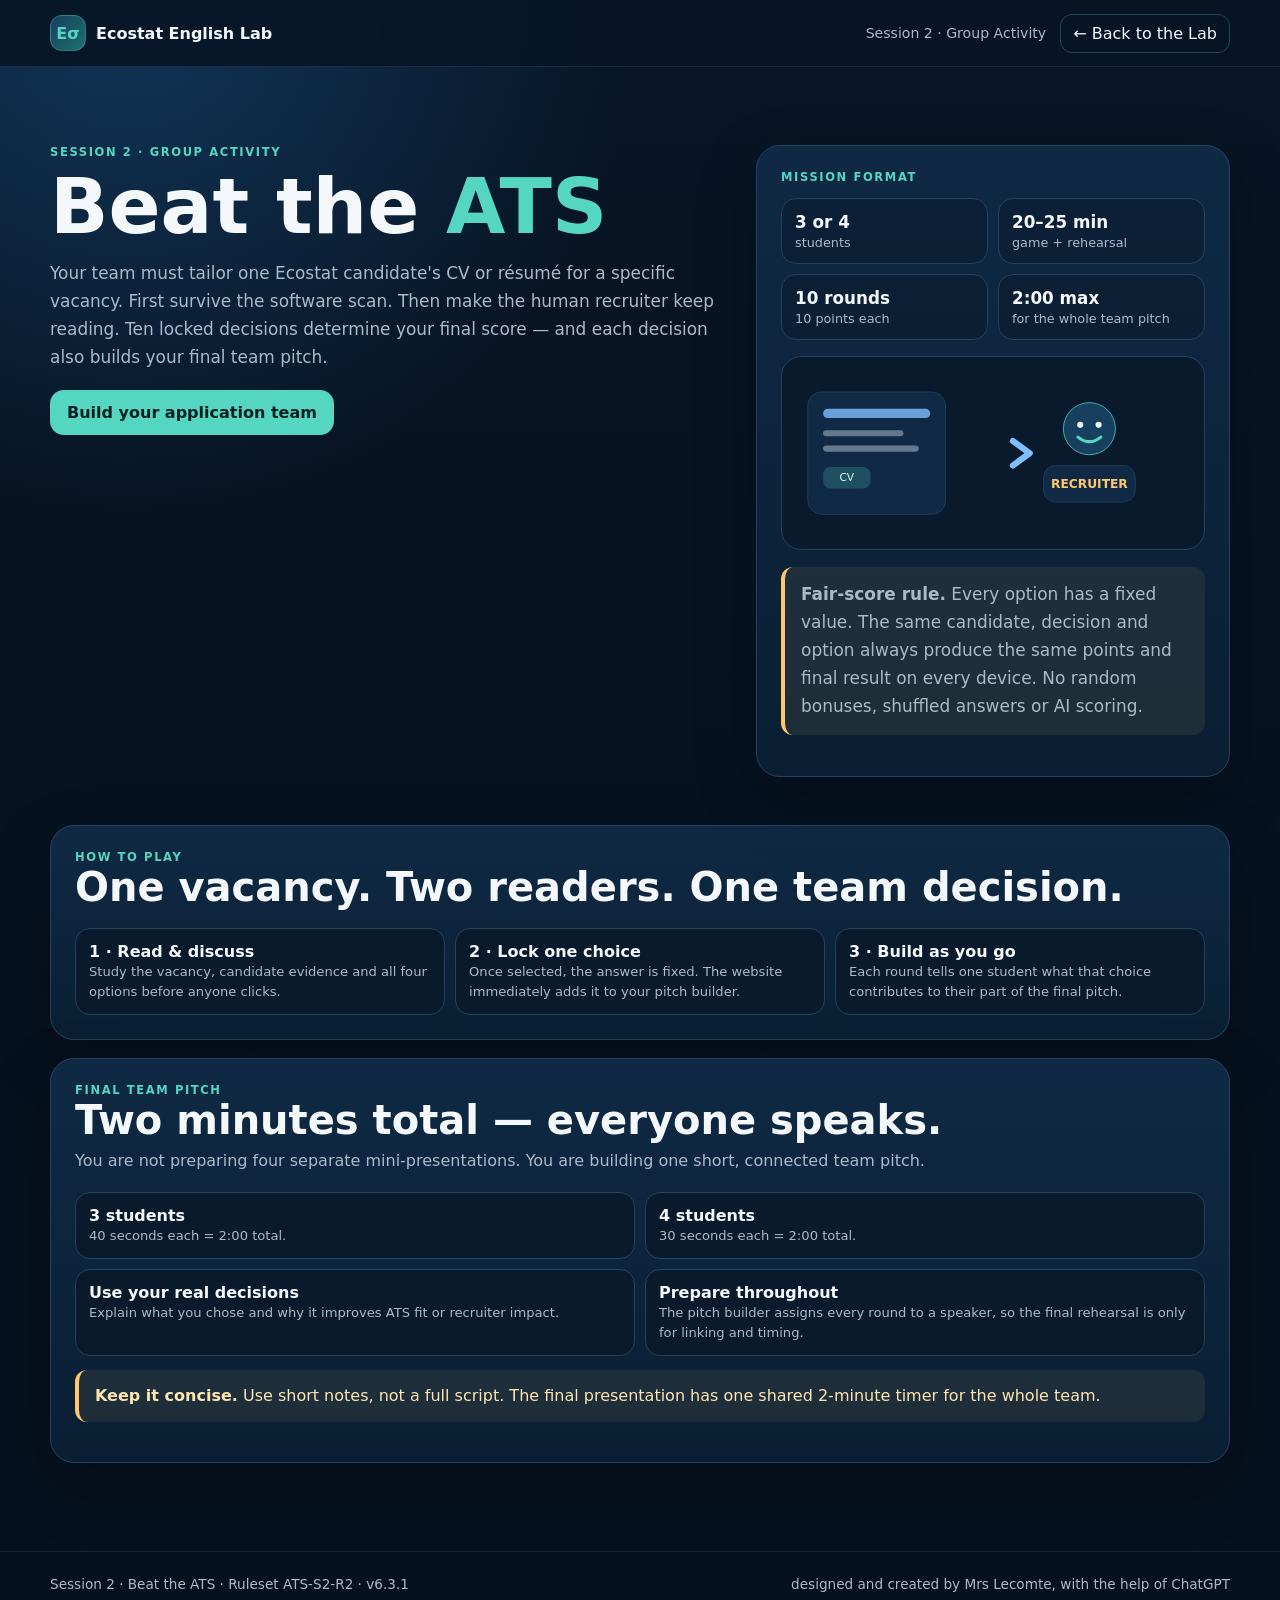
<file: session2-beat-the-ats.html>
<!doctype html>
<html lang="en-GB">
<head>
<meta charset="utf-8">
<meta name="viewport" content="width=device-width,initial-scale=1,viewport-fit=cover">
<title>Session 2 · Beat the ATS · Ecostat English Lab</title>
<meta name="description" content="A collaborative Session 2 activity for Ecostat students: tailor a CV or résumé, pass an ATS scan, impress a human recruiter and build a two-minute team pitch as you play.">
<meta name="theme-color" content="#08182f">
<link rel="manifest" href="manifest.webmanifest?v=6.3.0">
<link rel="apple-touch-icon" href="icons/apple-touch-icon.png">
<style>
:root{--bg:#071526;--panel:#0d2138;--panel2:#102a46;--line:#24435d;--ink:#f4f8fb;--muted:#a9bac8;--teal:#55d6c2;--amber:#ffc66d;--red:#ff8b8f;--blue:#80bfff;--purple:#b9a6ff;--shadow:0 22px 60px rgba(0,0,0,.26);font-family:Inter,ui-sans-serif,system-ui,-apple-system,BlinkMacSystemFont,"Segoe UI",sans-serif;color-scheme:dark}
*{box-sizing:border-box}html{scroll-behavior:smooth}body{margin:0;background:radial-gradient(circle at 10% 0%,#123658 0,transparent 32rem),linear-gradient(180deg,#071526,#06111f 72%);color:var(--ink);min-height:100vh}button,input,select{font:inherit}button{cursor:pointer}.wrap{width:min(1180px,calc(100% - 32px));margin:auto}.top{position:sticky;top:0;z-index:20;background:rgba(7,21,38,.92);backdrop-filter:blur(14px);border-bottom:1px solid rgba(128,191,255,.14)}.topin{min-height:66px;display:flex;align-items:center;gap:14px}.brand{display:flex;align-items:center;gap:10px;font-weight:850}.mark{width:36px;height:36px;border-radius:12px;display:grid;place-items:center;background:linear-gradient(135deg,#173f5f,#1f706e);border:1px solid rgba(85,214,194,.3);color:var(--teal)}.topmeta{margin-left:auto;color:var(--muted);font-size:.88rem}.back{color:var(--ink);text-decoration:none;border:1px solid var(--line);padding:9px 12px;border-radius:12px}.hero{padding:58px 0 30px;display:grid;grid-template-columns:1.18fr .82fr;gap:24px;align-items:stretch}.eyebrow{text-transform:uppercase;letter-spacing:.14em;font-size:.72rem;color:var(--teal);font-weight:850}.hero h1{font-size:clamp(2.4rem,6vw,5rem);line-height:.95;margin:.15em 0}.hero h1 span{color:var(--teal)}.hero p{font-size:1.06rem;color:var(--muted);line-height:1.65;max-width:65ch}.hero-card,.panel{background:linear-gradient(180deg,rgba(16,42,70,.96),rgba(10,31,52,.96));border:1px solid var(--line);border-radius:24px;box-shadow:var(--shadow)}.hero-card{padding:24px;display:flex;flex-direction:column;justify-content:center}.facts{display:grid;grid-template-columns:1fr 1fr;gap:10px;margin-top:14px}.fact{border:1px solid var(--line);border-radius:15px;padding:13px;background:rgba(4,15,28,.32)}.fact b{display:block;font-size:1.05rem}.fact span{display:block;color:var(--muted);font-size:.8rem;margin-top:3px}.screen{display:none;padding:20px 0 70px}.screen.active{display:block}.panel{padding:24px;margin:18px 0}.section-title{display:flex;justify-content:space-between;gap:18px;align-items:flex-end;margin-bottom:18px}.section-title h2{margin:0;font-size:clamp(1.7rem,4vw,2.5rem)}.section-title p{margin:.35rem 0 0;color:var(--muted);line-height:1.55}.setup-grid{display:grid;grid-template-columns:.8fr 1.2fr;gap:18px}.field label{display:block;font-weight:800;margin-bottom:7px}.field input,.field select{width:100%;border:1px solid var(--line);background:#071a2e;color:var(--ink);border-radius:12px;padding:12px}.names{display:grid;grid-template-columns:1fr 1fr;gap:10px}.candidate-grid{display:grid;grid-template-columns:1fr 1fr;gap:12px}.candidate{border:1px solid var(--line);border-radius:18px;padding:16px;background:#0a1c30;text-align:left;color:var(--ink);transition:.15s}.candidate:hover,.candidate:focus-visible{border-color:var(--teal);transform:translateY(-1px)}.candidate.selected{border-color:var(--teal);box-shadow:0 0 0 2px rgba(85,214,194,.15) inset;background:#0c2938}.candidate strong{font-size:1rem}.candidate small{display:block;color:var(--muted);line-height:1.45;margin-top:6px}.notice{border-left:4px solid var(--amber);background:rgba(255,198,109,.08);padding:14px 16px;border-radius:12px;color:#ffe5b2;line-height:1.55}.primary,.ghost,.choice,.small{border-radius:14px;border:1px solid transparent;padding:12px 16px;font-weight:850}.primary{background:var(--teal);color:#05201f}.ghost,.small{background:#0b1f34;color:var(--ink);border-color:var(--line)}.primary:focus-visible,.ghost:focus-visible,.small:focus-visible,.back:focus-visible{outline:3px solid var(--teal);outline-offset:3px}.choice{min-height:46px}.primary:disabled{opacity:.45;cursor:not-allowed}button:disabled{cursor:not-allowed}.choice:disabled{cursor:default}.actions{display:flex;gap:10px;flex-wrap:wrap;margin-top:18px}.scorebar{position:sticky;top:66px;z-index:15;background:rgba(6,17,31,.94);border-bottom:1px solid rgba(128,191,255,.12)}.scorein{padding:12px 0;display:grid;grid-template-columns:180px repeat(4,1fr);gap:10px;align-items:center}.scoretotal strong{font-size:1.5rem}.metric{min-width:0}.metric-head{display:flex;justify-content:space-between;font-size:.75rem;color:var(--muted);margin-bottom:5px}.track{height:8px;background:#142c41;border-radius:999px;overflow:hidden}.fill{height:100%;width:0;background:linear-gradient(90deg,var(--teal),var(--blue));transition:width .35s}.game-grid{display:grid;grid-template-columns:1.35fr .65fr;gap:18px;align-items:start}.roundcard{padding:26px}.roundtop{display:flex;align-items:center;gap:12px;justify-content:space-between}.roundnum{font-size:.78rem;color:var(--teal);font-weight:900;letter-spacing:.08em}.roundcard h2{font-size:clamp(1.7rem,4vw,2.6rem);margin:.35rem 0}.scenario{color:var(--muted);line-height:1.6;margin-bottom:16px}.choices{display:grid;gap:10px}.choice{width:100%;text-align:left;background:#091d31;color:var(--ink);border-color:var(--line);line-height:1.45;display:flex;gap:12px;align-items:flex-start}.choice:hover,.choice:focus-visible{border-color:var(--blue)}.choice .letter{flex:0 0 30px;height:30px;border-radius:10px;background:#132f49;display:grid;place-items:center;color:var(--blue)}.choice.locked{cursor:default}.choice.picked{border-color:var(--teal);background:rgba(85,214,194,.09)}.choice.dim{opacity:.52}.feedback{display:none;margin-top:16px;border-radius:16px;padding:16px;border:1px solid var(--line);background:#081a2c}.feedback.show{display:block}.feedback-score{font-size:1.45rem;font-weight:950;color:var(--teal)}.feedback p{color:var(--muted);line-height:1.55}.deltas{display:flex;gap:8px;flex-wrap:wrap}.delta{font-size:.78rem;border:1px solid var(--line);padding:6px 9px;border-radius:999px}.pitch-add{margin-top:14px;border-top:1px solid rgba(128,191,255,.13);padding-top:13px}.pitch-add strong{color:var(--amber)}.pitch-add p{margin:.35rem 0 0;color:#dcebf3}.side-stack{position:sticky;top:142px}.sidecard{padding:20px;margin:0 0 14px}.avatar{width:64px;height:64px;border-radius:18px;background:linear-gradient(135deg,#173f5f,#236f70);display:grid;place-items:center;font-size:1.5rem;font-weight:950}.sidecard h3{margin:.75rem 0 .25rem}.sidecard p{color:var(--muted);line-height:1.5;margin:.25rem 0}.job-ad{margin-top:14px;padding:14px;border:1px solid var(--line);border-radius:16px;background:#081a2c}.job-ad h4{margin:.1rem 0 .55rem}.job-ad p{font-size:.86rem}.keyword-list{display:flex;flex-wrap:wrap;gap:6px;margin-top:8px}.keyword{font-size:.73rem;border:1px solid rgba(85,214,194,.25);background:rgba(85,214,194,.08);color:#d6fff8;border-radius:999px;padding:5px 8px}.evidence-box{margin-top:12px;padding-top:12px;border-top:1px solid rgba(128,191,255,.13)}.evidence-box ul{padding-left:18px;color:var(--muted);line-height:1.45;font-size:.86rem}.pitch-mini{padding:18px}.pitch-mini h3{margin:.25rem 0 8px}.pitch-slot{display:grid;grid-template-columns:auto 1fr auto;gap:8px;align-items:center;padding:8px 0;border-top:1px solid rgba(128,191,255,.10)}.pitch-slot:first-of-type{border-top:0}.pitch-slot .num{width:26px;height:26px;border-radius:9px;display:grid;place-items:center;background:#132f49;color:var(--blue);font-weight:900;font-size:.8rem}.pitch-slot b{display:block;font-size:.86rem}.pitch-slot small{display:block;color:var(--muted);margin-top:2px}.pitch-slot .count{font-size:.72rem;border:1px solid var(--line);border-radius:999px;padding:4px 7px;color:#d7e7ee}.result-hero{display:grid;grid-template-columns:.65fr 1.35fr;gap:18px}.bigscore{display:grid;place-items:center;text-align:center;min-height:260px}.bigscore strong{font-size:5rem;color:var(--teal);line-height:1}.verdict{font-size:1.2rem;font-weight:900;margin-top:10px}.verdict-desc{margin-top:8px;color:var(--muted);line-height:1.5}.result-meta{margin-top:8px;color:var(--muted);font-size:.9rem}.breakdown{display:grid;gap:8px}.breakrow{display:grid;grid-template-columns:150px 1fr 52px;gap:10px;align-items:center;padding:10px 0;border-bottom:1px solid rgba(128,191,255,.1)}.breakrow span{color:var(--muted);font-size:.9rem}.prep-grid{display:grid;grid-template-columns:1fr 1fr;gap:14px}.role{padding:18px;border:1px solid var(--line);border-radius:18px;background:#091d31}.role h3{margin:.2rem 0}.role ul{padding-left:18px;color:var(--muted);line-height:1.55}.decision-list{margin-top:12px;padding-top:12px;border-top:1px solid rgba(128,191,255,.13)}.decision-list b{display:block;margin-bottom:7px}.decision-list p{font-size:.86rem;color:#d5e3eb;margin:6px 0}.timebadge{display:inline-block;border:1px solid rgba(85,214,194,.35);background:rgba(85,214,194,.08);color:#d6fff8;border-radius:999px;padding:5px 9px;font-size:.75rem;font-weight:850}.timerbox{text-align:center;padding:24px}.timer{font-variant-numeric:tabular-nums;font-size:clamp(3.4rem,10vw,6rem);font-weight:950;letter-spacing:.04em;color:var(--teal)}.timer.warning{color:var(--amber)}.timer.done{color:var(--red)}.present-grid{display:grid;grid-template-columns:.72fr 1.28fr;gap:18px}.handoff-card{padding:20px}.handoff-card h3{margin:.25rem 0}.handoff-card p{color:var(--muted);line-height:1.55}.speaker-list{display:grid;gap:8px;margin-top:12px}.speaker-chip{border:1px solid var(--line);border-radius:14px;padding:12px;background:#081a2c}.speaker-chip.active{border-color:var(--teal);box-shadow:0 0 0 2px rgba(85,214,194,.12) inset}.speaker-chip.done{opacity:.55}.speaker-chip b{display:block}.speaker-chip small{color:var(--muted)}.current-speaker{font-size:1.2rem;font-weight:900;margin-top:6px}.promptbox{background:#081a2c;border:1px solid var(--line);border-radius:16px;padding:16px;margin-top:14px}.promptbox ul{color:var(--muted);line-height:1.55}.complete{text-align:center;padding:50px 24px}.complete .tick{font-size:4rem}.rules{display:grid;grid-template-columns:repeat(3,1fr);gap:10px}.rule{padding:13px;border:1px solid var(--line);border-radius:15px;background:#081a2c}.rule b{display:block}.rule span{font-size:.82rem;color:var(--muted);line-height:1.45}.presentation-guide{display:grid;grid-template-columns:repeat(2,1fr);gap:10px;margin-top:14px}.presentation-guide .rule{min-height:100%}.illustration{margin-top:16px;border:1px solid var(--line);border-radius:20px;padding:12px;background:#081a2c}.illustration svg{display:block;width:100%;height:auto;max-height:220px}.sr-only{position:absolute;width:1px;height:1px;padding:0;margin:-1px;overflow:hidden;clip:rect(0,0,0,0);white-space:nowrap;border:0}.skip{position:fixed;left:12px;top:-80px;z-index:100;background:var(--teal);color:#05201f;padding:10px 14px;border-radius:10px;font-weight:900;text-decoration:none}.skip:focus{top:12px}footer{border-top:1px solid rgba(128,191,255,.12);padding:24px 0 36px;color:var(--muted);font-size:.85rem}.footerin{display:flex;justify-content:space-between;gap:12px;flex-wrap:wrap}
@media(max-width:900px){.hero,.setup-grid,.game-grid,.result-hero,.present-grid{grid-template-columns:1fr}.scorein{grid-template-columns:1fr 1fr}.scoretotal{grid-column:1/-1}.side-stack{position:static}.prep-grid{grid-template-columns:1fr}.rules{grid-template-columns:1fr}.topmeta{display:none}}
@media(max-width:760px){.presentation-guide{grid-template-columns:1fr}}
@media(prefers-reduced-motion:reduce){html{scroll-behavior:auto}.fill,.candidate{transition:none}}
@media(max-width:600px){.wrap{width:min(100% - 20px,1180px)}.hero{padding-top:32px}.candidate-grid,.names{grid-template-columns:1fr}.scorein{grid-template-columns:1fr 1fr}.facts{grid-template-columns:1fr}.breakrow{grid-template-columns:minmax(0,1fr) auto;grid-template-areas:"title score" "answer answer"}.breakrow b{grid-area:title}.breakrow strong{grid-area:score}.breakrow span{grid-area:answer}.roundcard,.panel{padding:18px}.topin{min-height:60px}.scorebar{position:static}.back{padding:8px 9px;font-size:.82rem}}
@media(max-width:520px){.brand span{display:none}.topin{gap:8px}.back{margin-left:auto}}
</style>
</head>
<body>
<a class="skip" href="#activityMain">Skip to activity</a>
<header class="top"><div class="wrap topin"><div class="brand"><div class="mark" aria-hidden="true">Eσ</div><span>Ecostat English Lab</span></div><div class="topmeta">Session 2 · Group Activity</div><a class="back" href="index.html#group-activities">← Back to the Lab</a></div></header>
<main id="activityMain">
<section id="intro" class="screen active"><div class="wrap">
  <div class="hero"><div><div class="eyebrow">Session 2 · Group Activity</div><h1>Beat the <span>ATS</span></h1><p>Your team must tailor one Ecostat candidate's CV or résumé for a specific vacancy. First survive the software scan. Then make the human recruiter keep reading. Ten locked decisions determine your final score — and each decision also builds your final team pitch.</p><div class="actions"><button type="button" class="primary" id="goSetup">Build your application team</button></div></div>
  <aside class="hero-card"><div class="eyebrow">Mission format</div><div class="facts"><div class="fact"><b>3 or 4</b><span>students</span></div><div class="fact"><b>20–25 min</b><span>game + rehearsal</span></div><div class="fact"><b>10 rounds</b><span>10 points each</span></div><div class="fact"><b>2:00 max</b><span>for the whole team pitch</span></div></div><div class="illustration" aria-hidden="true"><svg viewBox="0 0 520 220" role="img"><defs><linearGradient id="g1" x1="0" x2="1"><stop offset="0" stop-color="#55d6c2"/><stop offset="1" stop-color="#80bfff"/></linearGradient></defs><rect x="18" y="30" width="180" height="160" rx="18" fill="#102a46" stroke="#24435d"/><rect x="38" y="52" width="140" height="12" rx="6" fill="#80bfff" opacity=".8"/><rect x="38" y="80" width="105" height="8" rx="4" fill="#a9bac8" opacity=".55"/><rect x="38" y="100" width="125" height="8" rx="4" fill="#a9bac8" opacity=".55"/><rect x="38" y="128" width="62" height="28" rx="10" fill="#55d6c2" opacity=".22"/><text x="69" y="147" text-anchor="middle" font-size="14" fill="#d6fff8" font-family="system-ui">CV</text><path d="M215 110H300" stroke="url(#g1)" stroke-width="8" stroke-linecap="round"/><path d="M286 94l22 16-22 16" fill="none" stroke="#80bfff" stroke-width="8" stroke-linecap="round" stroke-linejoin="round"/><circle cx="386" cy="78" r="34" fill="#173f5f" stroke="#55d6c2"/><circle cx="374" cy="73" r="4" fill="#f4f8fb"/><circle cx="398" cy="73" r="4" fill="#f4f8fb"/><path d="M371 89q15 12 30 0" fill="none" stroke="#55d6c2" stroke-width="4" stroke-linecap="round"/><rect x="326" y="126" width="120" height="48" rx="16" fill="#102a46" stroke="#24435d"/><text x="386" y="156" text-anchor="middle" font-size="16" fill="#ffc66d" font-family="system-ui" font-weight="700">RECRUITER</text></svg></div><p class="notice"><strong>Fair-score rule.</strong> Every option has a fixed value. The same candidate, decision and option always produce the same points and final result on every device. No random bonuses, shuffled answers or AI scoring.</p></aside></div>
  <div class="panel"><div class="section-title"><div><div class="eyebrow">How to play</div><h2>One vacancy. Two readers. One team decision.</h2></div></div><div class="rules"><div class="rule"><b>1 · Read & discuss</b><span>Study the vacancy, candidate evidence and all four options before anyone clicks.</span></div><div class="rule"><b>2 · Lock one choice</b><span>Once selected, the answer is fixed. The website immediately adds it to your pitch builder.</span></div><div class="rule"><b>3 · Build as you go</b><span>Each round tells one student what that choice contributes to their part of the final pitch.</span></div></div></div>
  <div class="panel"><div class="section-title"><div><div class="eyebrow">Final team pitch</div><h2>Two minutes total — everyone speaks.</h2><p>You are not preparing four separate mini-presentations. You are building one short, connected team pitch.</p></div></div><div class="presentation-guide"><div class="rule"><b>3 students</b><span>40 seconds each = 2:00 total.</span></div><div class="rule"><b>4 students</b><span>30 seconds each = 2:00 total.</span></div><div class="rule"><b>Use your real decisions</b><span>Explain what you chose and why it improves ATS fit or recruiter impact.</span></div><div class="rule"><b>Prepare throughout</b><span>The pitch builder assigns every round to a speaker, so the final rehearsal is only for linking and timing.</span></div></div><p class="notice" style="margin-top:14px"><strong>Keep it concise.</strong> Use short notes, not a full script. The final presentation has one shared 2-minute timer for the whole team.</p></div>
</div></section>

<section id="setup" class="screen"><div class="wrap"><div class="section-title"><div><div class="eyebrow">Team setup</div><h2>Choose your team size, names and vacancy.</h2><p>Choose exactly 3 or 4 students. The candidate choice is not scored; the ten CV decisions are.</p></div></div>
<div class="setup-grid"><div class="panel"><div class="field"><label for="teamName">Team name</label><input id="teamName" maxlength="40" placeholder="e.g. Team Lambda"></div><div class="field" style="margin-top:14px"><label for="teamSize">Number of students</label><select id="teamSize"><option value="3">3 students</option><option value="4">4 students</option></select></div><div id="nameFields" class="names" style="margin-top:14px"></div><p class="notice" style="margin-top:16px"><strong>Pitch timing:</strong> 3 students = 40 seconds each; 4 students = 30 seconds each. Everyone contributes to one shared 2-minute pitch.<br><strong>Teaching scenario:</strong> all candidate names, employers, vacancies and performance figures are fictional.</p></div>
<div class="panel"><div class="candidate-grid" id="candidateGrid"></div><div class="actions"><button type="button" class="primary" id="startGame" disabled>Start the application challenge</button><button type="button" class="ghost" id="backIntro">Back</button></div></div></div></div></section>

<div id="scoreBar" class="scorebar" hidden><div class="wrap scorein"><div class="scoretotal"><span class="eyebrow">Team score</span><strong><span id="scoreNow">0</span>/100</strong></div><div class="metric"><div class="metric-head"><span>ATS fit</span><b id="atsNum">0%</b></div><div class="track" role="progressbar" aria-label="ATS fit" aria-valuemin="0" aria-valuemax="100" aria-valuenow="0"><div id="atsFill" class="fill"></div></div></div><div class="metric"><div class="metric-head"><span>Human impact</span><b id="humanNum">0%</b></div><div class="track" role="progressbar" aria-label="Human impact" aria-valuemin="0" aria-valuemax="100" aria-valuenow="0"><div id="humanFill" class="fill"></div></div></div><div class="metric"><div class="metric-head"><span>Relevance</span><b id="relNum">0%</b></div><div class="track" role="progressbar" aria-label="Relevance" aria-valuemin="0" aria-valuemax="100" aria-valuenow="0"><div id="relFill" class="fill"></div></div></div><div class="metric"><div class="metric-head"><span>Evidence</span><b id="evidenceNum">0%</b></div><div class="track" role="progressbar" aria-label="Evidence" aria-valuemin="0" aria-valuemax="100" aria-valuenow="0"><div id="evidenceFill" class="fill"></div></div></div></div></div>

<section id="game" class="screen"><div class="wrap game-grid"><div class="panel roundcard"><div class="roundtop"><div id="roundNum" class="roundnum"></div><div class="eyebrow">10 points available</div></div><h2 id="roundTitle"></h2><p id="roundScenario" class="scenario"></p><div id="choices" class="choices"></div><div id="feedback" class="feedback" aria-live="polite" aria-atomic="true"><div id="feedbackScore" class="feedback-score"></div><p id="feedbackText"></p><div id="deltas" class="deltas"></div><div id="pitchAdd" class="pitch-add"></div><div class="actions"><button type="button" id="nextRound" class="primary">Next decision</button></div></div></div><div class="side-stack"><aside id="candidateSide" class="panel sidecard"></aside><aside class="panel pitch-mini"><div class="eyebrow">Live pitch builder</div><h3>2:00 team pitch</h3><p class="scenario" style="margin-bottom:8px">Your locked choices are being distributed across the team now.</p><div id="pitchProgress"></div></aside></div></div></section>

<section id="results" class="screen"><div class="wrap"><div class="section-title"><div><div class="eyebrow">Application audit</div><h2 id="resultsTitle">Your application result.</h2><p id="resultMeta">Your score comes only from the ten locked decisions.</p><p id="resultCode" class="result-meta" aria-live="polite"></p></div></div><div class="result-hero"><div class="panel bigscore"><div><div class="eyebrow">Final score</div><strong id="finalScore">0</strong><div>/100</div><div id="verdict" class="verdict"></div><div id="verdictDesc" class="verdict-desc"></div></div></div><div class="panel"><div class="eyebrow">Decision audit</div><div id="breakdown" class="breakdown"></div></div></div><div class="panel"><h2>Your pitch is already built.</h2><p class="scenario">Every locked decision has already been assigned to a speaker. Open rehearsal mode to connect the parts, choose the strongest reasons and practise staying under 2:00 total.</p><div class="actions"><button type="button" id="goPrep" class="primary">Open final rehearsal</button><button type="button" id="restart" class="ghost">Restart with another vacancy</button></div></div></div></section>

<section id="prep" class="screen"><div class="wrap"><div class="section-title"><div><div class="eyebrow">Final rehearsal · 4 minutes</div><h2>Connect the pitch you built during the game.</h2><p>Do not redesign the CV. Agree on one clear message, trim repetition, and practise the handovers. The final pitch is 2:00 for the whole team.</p></div></div><div class="panel timerbox"><div id="prepTimer" class="timer" role="timer" aria-label="Rehearsal timer">04:00</div><div id="prepMessage" class="scenario" role="status" aria-live="polite" aria-atomic="true">Start when your team is ready.</div><div class="actions" style="justify-content:center"><button type="button" id="prepStart" class="primary">Start 4-minute rehearsal</button><button type="button" id="prepReset" class="ghost">Reset</button></div></div><div id="roles" class="prep-grid"></div><div class="panel"><div class="notice"><strong>Pitch rules:</strong> one connected pitch, maximum <strong>2:00 total</strong>. Everyone speaks. Use your team's real choices. Give one clear reason for your strongest decisions. Do not read a full script.</div><div class="actions"><button type="button" id="goPresent" class="primary">Start the 2-minute team pitch</button></div></div></div></section>

<section id="present" class="screen"><div class="wrap"><div class="section-title"><div><div class="eyebrow">Final team challenge</div><h2>Make the application survive both readers.</h2><p>One shared timer. The speaker changes automatically at the planned handover points.</p></div></div><div class="present-grid"><div class="panel timerbox"><div class="eyebrow">Whole-team timer</div><div id="teamTimer" class="timer" role="timer" aria-label="Whole team pitch timer">02:00</div><div id="teamMessage" class="scenario" role="status" aria-live="polite" aria-atomic="true">Maximum total speaking time: 2 minutes.</div><div class="actions" style="justify-content:center"><button type="button" id="teamStart" class="primary">Start team timer</button><button type="button" id="teamReset" class="ghost">Reset</button></div></div><div class="panel handoff-card"><div class="eyebrow" id="currentCount">Ready</div><h3 id="currentName">Start with Student 1</h3><div id="currentRole" class="timebadge">Pitch opening</div><p id="currentTask" class="current-speaker"></p><div id="currentPrompts" class="promptbox"></div><div id="speakerSchedule" class="speaker-list"></div></div></div><div class="panel"><div class="notice"><strong>Finish cleanly.</strong> When the timer reaches 00:00, finish the current sentence and stop. The whole team must stay within two minutes.</div><div class="actions"><button type="button" id="finishPitch" class="primary">Finish team challenge</button></div></div></div></section>

<section id="done" class="screen"><div class="wrap"><div class="panel complete"><div class="tick">✓</div><div class="eyebrow">Session 2 · Group activity complete</div><h2 id="doneTitle">Application challenge complete.</h2><p id="doneSummary" class="scenario">Your team has completed Beat the ATS.</p><p class="scenario">Be ready for one final question: <strong>Which single change made the biggest difference to both the ATS and the human recruiter, and why?</strong></p><div class="actions" style="justify-content:center"><a class="back" href="index.html#group-activities">Back to Group Activities</a></div></div></div></section>
</main>
<footer><div class="wrap footerin"><div>Session 2 · Beat the ATS · Ruleset ATS-S2-R2 · v6.3.1</div><div>designed and created by Mrs Lecomte, with the help of ChatGPT</div></div></footer>
<script>
(() => {
'use strict';
const $=s=>document.querySelector(s), $$=s=>[...document.querySelectorAll(s)];
const screens=['intro','setup','game','results','prep','present','done'];
const GAME_VERSION='6.3.1';
const RULESET_ID='ATS-S2-R2';
const OPTION_KEYS=Object.freeze(['A','B','C','D']);
const CANDIDATE_KEYS=Object.freeze(['EQUADE','DSI','IRF','GRAF']);
const BEST_OPTION_KEYS=Object.freeze(['A','C','B','D','A','C','D','B','C','A']);
const maxMetrics=Object.freeze({ats:30,human:30,rel:20,evidence:20});
const metricNames={ats:'ATS fit',human:'Human impact',rel:'Relevance',evidence:'Evidence'};
const state={team:'',size:3,names:[],nameDrafts:['','','',''],candidate:null,round:0,score:0,metrics:{ats:0,human:0,rel:0,evidence:0},answers:[],prepInterval:null,teamInterval:null,teamStartedAt:0,currentSpeaker:-1};
const candidates={
EQUADE:{id:'EQUADE',name:'Camille Martin',initials:'CM',market:'United Kingdom',document:'British CV',target:'Junior Policy Evaluation Analyst',company:'CivicMetrics Consulting',location:'London',specialism:'applied econometrics and policy evaluation',tools:'R · Stata · causal inference',keywords:['econometrics','causal inference','R','policy evaluation','data analysis','communication'],summary:'MSc Econometrics & Statistics student specialising in policy evaluation, with experience using R and Stata on causal-inference projects.',mainAchievement:'Analysed 12,000 participant records in R to evaluate a training scheme, producing three evidence-based recommendations.',midAchievement:'Analysed training-scheme data in R and contributed to the final evaluation.',secondAchievement:'Presented findings from the 12,000-record analysis to a 5-person panel and summarised the results in a two-page briefing.',secondMid:'Presented project findings to a panel and wrote a short briefing.',topItem:'Policy-evaluation project using causal inference on 12,000 participant records',clutter:'A detailed description of a first-year student association event'},
DSI:{id:'DSI',name:'Nora Benali',initials:'NB',market:'United States',document:'one-page résumé',target:'Fraud Analytics Intern',company:'SecurePay Analytics',location:'Boston',specialism:'data science for fraud and cybersecurity',tools:'Python · SQL · machine learning',keywords:['Python','SQL','machine learning','fraud detection','data analysis','anomaly detection'],summary:'MSc Econometrics & Statistics student focused on fraud analytics, using Python, SQL and machine-learning methods on transaction data.',mainAchievement:'Built a Python anomaly-detection model on 80,000 transactions, improving precision by 18% over the baseline.',midAchievement:'Built an anomaly-detection model in Python for transaction data.',secondAchievement:'Cleaned and joined 6 SQL tables, reducing duplicate transaction records by 22%.',secondMid:'Cleaned and joined several SQL tables for a fraud-analysis dataset.',topItem:'Fraud-detection project using Python on 80,000 transactions',clutter:'A long paragraph about an unrelated summer retail job'},
IRF:{id:'IRF',name:'Lucas Bernard',initials:'LB',market:'United Kingdom',document:'British CV',target:'Market Risk Analyst Intern',company:'NorthBridge Bank',location:'London',specialism:'financial risk and market-risk modelling',tools:'Python · VaR · Excel',keywords:['market risk','Value-at-Risk','Python','risk reporting','data analysis','Excel'],summary:'MSc Econometrics & Statistics student specialising in market risk, with experience in VaR analysis, Python automation and risk reporting.',mainAchievement:'Automated the monthly VaR report in Python, cutting preparation time by 40%.',midAchievement:'Automated monthly VaR reporting using Python.',secondAchievement:'Back-tested a VaR model on 5 years of market data and identified 14 exception days for review.',secondMid:'Back-tested a VaR model using historical market data.',topItem:'VaR automation project that cut monthly reporting time by 40%',clutter:'A full list of unrelated undergraduate modules from three years ago'},
GRAF:{id:'GRAF',name:'Inès Robert',initials:'IR',market:'United States',document:'one-page résumé',target:'Pricing Analytics Intern',company:'Asteria Insurance',location:'Chicago',specialism:'insurance pricing and statistical modelling',tools:'R · pricing · statistical modelling',keywords:['pricing','R','statistical modelling','claims data','insurance','data analysis'],summary:'MSc Econometrics & Statistics student specialising in insurance pricing, with experience analysing claims data and building statistical models in R.',mainAchievement:'Analysed 50,000 motor claims in R and reduced validation error by 12% in a university pricing model.',midAchievement:'Built a motor-pricing model in R using claims data.',secondAchievement:'Built a dashboard comparing 8 rating factors, cutting manual comparison time by 30%.',secondMid:'Built a dashboard to compare pricing factors more efficiently.',topItem:'Motor-pricing project using 50,000 claims and quantified model improvement',clutter:'A large skills section containing every software package ever used'}
};
Object.values(candidates).forEach(c=>{Object.freeze(c.keywords);Object.freeze(c);});Object.freeze(candidates);
const scoreOrder=Object.freeze([{A:10,B:7,C:1,D:4},{A:4,B:1,C:10,D:7},{A:7,B:10,C:4,D:1},{A:1,B:7,C:4,D:10},{A:10,B:4,C:1,D:7},{A:4,B:7,C:10,D:1},{A:1,B:4,C:7,D:10},{A:7,B:10,C:4,D:1},{A:4,B:7,C:10,D:1},{A:10,B:1,C:7,D:4}].map(Object.freeze));
const weights=Object.freeze([{ats:4,human:2,rel:3,evidence:1},{ats:3,human:3,rel:3,evidence:1},{ats:5,human:1,rel:3,evidence:1},{ats:5,human:4,rel:1,evidence:0},{ats:1,human:3,rel:1,evidence:5},{ats:1,human:3,rel:1,evidence:5},{ats:1,human:4,rel:4,evidence:1},{ats:2,human:4,rel:3,evidence:1},{ats:2,human:5,rel:1,evidence:2},{ats:6,human:1,rel:0,evidence:3}].map(Object.freeze));
function roundData(c){const uk=c.market==='United Kingdom';return[
{title:'Choose the right document strategy',scenario:`${c.company} is hiring in ${c.location}. What should ${c.name} submit?`,options:{A:uk?'A concise British CV tailored to this vacancy, with relevant education, projects and quantified achievements.':'A targeted one-page résumé using standard headings and evidence that matches this US vacancy.',B:uk?'A one-page US-style résumé copied from a generic template.':'A detailed academic CV listing every module, project and activity.',C:'A long document containing every experience since secondary school.',D:'A visually creative document with icons, sidebars and skill-rating graphics.'},feedback:{A:`Correct strategy for this ${c.market} application: use the appropriate document convention and tailor the content to the vacancy.`,B:'This could still contain useful material, but the document convention and level of detail do not fit the target as well.',C:'More content is not automatically stronger. Relevance and readability matter.',D:'Visual decoration can distract a human reader and may also make automated parsing harder.'}},
{title:'Win the top-of-page scan',scenario:'The recruiter opens the application after the ATS. Which professional summary should appear near the top?',options:{A:'Motivated Master’s student looking for a challenging opportunity in a dynamic company.',B:'Data-driven candidate interested in many areas including finance, AI, economics, consulting and technology.',C:c.summary,D:`MSc Ecostat student with experience in ${c.tools} and open to suitable graduate opportunities.`},feedback:{A:'Too generic: almost any applicant could write this.',B:'It contains fashionable terms but no clear target or evidence.',C:'Focused, role-relevant and supported by the candidate’s actual background.',D:'Credible, but the professional direction is less precise than the strongest version.'}},
{title:'Use ATS keywords intelligently',scenario:`The advert repeatedly uses: ${c.keywords.join(' · ')}. What should the team do?`,options:{A:'Replace every keyword with unusual synonyms so the CV sounds more original.',B:'Use the advert’s relevant keywords naturally in the summary, skills and achievement bullets — only where they are true.',C:'Add the keywords once in a hidden-looking block at the bottom, even if the candidate cannot prove them.',D:'Ignore the wording of the advert and focus only on personality adjectives.'},feedback:{A:'Synonyms can be fine for humans, but removing the employer’s own relevant wording may weaken matching.',B:'Best balance: match the vacancy language naturally and truthfully.',C:'Keyword stuffing without evidence damages credibility and is poor application practice.',D:'Personality claims cannot replace job-relevant skills and evidence.'}},
{title:'Make the layout readable by software and people',scenario:'Which layout gives the application the safest double reading?',options:{A:'Three columns, logos, progress bars and icons for every skill.',B:'A table-based layout with dates in one column and experience in another.',C:'One long paragraph so the ATS reads everything in one block.',D:'A simple single-column layout with standard headings such as Education, Experience and Skills, plus concise bullet points.'},feedback:{A:'Visually busy and unnecessarily risky for automated parsing.',B:'It may look neat, but table-based structure is less robust than a simple linear document.',C:'The software may see text, but the human reader loses readability completely.',D:'Clear standard headings and a simple single-column structure work for both readers.'}},
{title:'Turn a duty into an achievement',scenario:'Which bullet gives the strongest evidence?',options:{A:c.mainAchievement,B:`Responsible for work related to ${c.specialism}.`,C:'Hard-working student with excellent analytical and problem-solving skills.',D:c.midAchievement},feedback:{A:'Strong action + specific task + measurable result. This shows impact rather than merely listing a duty.',B:'This describes responsibility but not what changed because of the candidate’s work.',C:'These are unsupported claims, not evidence.',D:'A useful action-based bullet, but the quantified result makes the strongest version more convincing.'}},
{title:'Quantify without inventing',scenario:'A second project can strengthen the application. Which version should appear on the CV?',options:{A:`Helped with another ${c.specialism} project.`,B:c.secondMid,C:c.secondAchievement,D:'Delivered a 95% improvement in company profitability through this university project.'},feedback:{A:'Too vague to show impact.',B:'Concrete action, but the available numbers would make the evidence stronger.',C:'Best choice: it uses a real number from the candidate evidence and stays concise.',D:'Never invent impressive numbers. Unsupported claims destroy credibility.'}},
{title:'Put the most relevant evidence where it will be seen',scenario:`The vacancy is for a ${c.target}. What deserves the strongest position near the top of the experience/project section?`,options:{A:'An unrelated part-time job described in detail because it is the most recent activity.',B:'A long list of software names without any project context.',C:'The candidate’s degree title followed by every module studied.',D:c.topItem},feedback:{A:'Recent does not always mean most relevant. The target role should guide emphasis.',B:'Tools matter, but evidence of using them is stronger.',C:'Education is important, but every module creates clutter.',D:'This is the strongest role-relevant evidence and should be easy for a skim-reader to find.'}},
{title:'Cut clutter without cutting value',scenario:'The draft is too crowded. What should the team remove first?',options:{A:'Shorten one older but still relevant technical project.',B:c.clutter,C:'Keep everything and reduce the font size until it fits.',D:'Delete the quantified achievements because they take more space than short duty statements.'},feedback:{A:'Possible, but relevant technical evidence should not be the first target for cuts.',B:'Correct: remove low-value clutter before sacrificing evidence that supports the vacancy.',C:'Smaller text fixes the page count, not the relevance problem.',D:'Quantified achievements are exactly the evidence the recruiter needs.'}},
{title:'Run the final quality check',scenario:'The application is almost ready. What is the best final check before sending?',options:{A:'Change the font and add colour so the document feels more distinctive.',B:'Run a quick spellcheck and send immediately.',C:'Proofread spelling and grammar, check dates and headings for consistency, then verify that the relevant advert keywords are present truthfully.',D:'Skip proofreading because technical skills matter more than language accuracy.'},feedback:{A:'Decoration is not a substitute for accuracy and relevance.',B:'Spellcheck helps, but it will not catch every grammar, date or consistency problem.',C:'A systematic final check protects both readability and professional credibility.',D:'Careless errors can undermine an otherwise strong application.'}},
{title:'Pass both readers',scenario:'Which final application is most likely to survive the ATS and still make sense to a busy recruiter?',options:{A:`A tailored ${c.document} with standard headings, truthful role keywords, a focused summary, the most relevant project near the top and concise quantified achievements.`,B:'A generic application with a long skills list and the same summary used for every vacancy.',C:'A simple ATS-readable document that includes keywords but mostly lists duties rather than measurable results.',D:'A visually impressive multi-column document with strong achievements but weak keyword matching.'},feedback:{A:'This balances software readability, human readability, relevance and evidence.',B:'Generic content gives neither reader a strong reason to keep the application.',C:'It may be readable and searchable, but the human case is weaker because the impact is hidden.',D:'Strong evidence helps, but risky structure and weak matching can prevent that evidence from being seen.'}}
];}
function pitchPlan(size){if(size===4)return[
{role:'Opening · ATS match',start:0,end:30,rounds:[1,3],task:'Open with the target role, then explain the document and keyword strategy.'},
{role:'Recruiter relevance',start:30,end:60,rounds:[2,7,8],task:'Show what the recruiter sees first, which evidence is prioritised, and what clutter was removed.'},
{role:'Evidence & impact',start:60,end:90,rounds:[5,6],task:'Present the strongest quantified achievements and explain why the evidence is credible.'},
{role:'Layout, quality & close',start:90,end:120,rounds:[4,9,10],task:'Explain the safe layout and final check, then close with why the application should pass both readers.'}
];return[
{role:'Opening · ATS strategy',start:0,end:40,rounds:[1,3,4],task:'Open with the target role, then explain the document, keyword and layout strategy.'},
{role:'Recruiter evidence',start:40,end:80,rounds:[2,5,6,7],task:'Show what the recruiter sees first and present the strongest relevant, quantified evidence.'},
{role:'Edit, quality & close',start:80,end:120,rounds:[8,9,10],task:'Explain what you removed and how you checked the CV, then close with why it should pass both readers.'}
];}
function distribute(score,w){const keys=['ats','human','rel','evidence'];const raw=keys.map(k=>score*w[k]/10),vals=raw.map(Math.floor);let rem=score-vals.reduce((a,b)=>a+b,0);const order=keys.map((k,i)=>({k,i,r:raw[i]-vals[i]})).sort((a,b)=>(b.r-a.r)||(a.i-b.i));for(let j=0;j<rem;j++)vals[order[j].i]++;return Object.fromEntries(keys.map((k,i)=>[k,vals[i]]));}
function escapeHtml(s){return String(s).replace(/[&<>'"]/g,ch=>({'&':'&amp;','<':'&lt;','>':'&gt;',"'":'&#39;','"':'&quot;'}[ch]));}
function focusTarget(sel){requestAnimationFrame(()=>{const el=$(sel);if(el){el.setAttribute('tabindex','-1');el.focus({preventScroll:true});}});}
function show(id){screens.forEach(x=>$('#'+x).classList.toggle('active',x===id));$('#scoreBar').hidden=id!=='game';window.scrollTo({top:0,behavior:'auto'});}
function renderNames(){const current=$$('#nameFields input');current.forEach((x,i)=>state.nameDrafts[i]=x.value);const n=Number($('#teamSize').value);$('#nameFields').innerHTML=Array.from({length:n},(_,i)=>`<div class="field"><label for="name${i}">Student ${i+1}</label><input id="name${i}" maxlength="30" autocomplete="off" placeholder="Name (optional)" value="${escapeHtml(state.nameDrafts[i]||'')}"></div>`).join('');$$('#nameFields input').forEach((x,i)=>x.addEventListener('input',()=>{state.nameDrafts[i]=x.value;}));}
function renderCandidates(){$('#candidateGrid').innerHTML=CANDIDATE_KEYS.map(id=>candidates[id]).map(c=>`<button type="button" class="candidate" data-id="${c.id}" aria-pressed="false"><strong>${c.id} · ${escapeHtml(c.target)}</strong><small>${escapeHtml(c.location)} · ${escapeHtml(c.market)}<br>${escapeHtml(c.tools)}</small></button>`).join('');$$('.candidate').forEach(btn=>btn.addEventListener('click',()=>{state.candidate=btn.dataset.id;$$('.candidate').forEach(x=>{const on=x===btn;x.classList.toggle('selected',on);x.setAttribute('aria-pressed',on?'true':'false');});$('#startGame').disabled=false;}));}
function resetState(){state.round=0;state.score=0;state.metrics={ats:0,human:0,rel:0,evidence:0};state.answers=[];clearInterval(state.prepInterval);clearInterval(state.teamInterval);state.prepInterval=null;state.teamInterval=null;state.teamStartedAt=0;state.currentSpeaker=-1;updateScore();}
function updateScore(){if(!$('#scoreNow'))return;$('#scoreNow').textContent=state.score;[['ats','atsFill','atsNum'],['human','humanFill','humanNum'],['rel','relFill','relNum'],['evidence','evidenceFill','evidenceNum']].forEach(([k,fill,num])=>{const pct=Math.max(0,Math.min(100,Math.round(state.metrics[k]/maxMetrics[k]*100)));$('#'+fill).style.width=pct+'%';$('#'+num).textContent=pct+'%';const track=$('#'+fill).parentElement;if(track)track.setAttribute('aria-valuenow',String(pct));});}
function candidateSide(){const c=candidates[state.candidate];$('#candidateSide').innerHTML=`<div class="avatar">${c.initials}</div><h3>${escapeHtml(c.name)}</h3><p><b>${c.id}</b> · ${escapeHtml(c.specialism)}</p><div class="job-ad"><div class="eyebrow">Target vacancy</div><h4>${escapeHtml(c.target)}</h4><p>${escapeHtml(c.company)} · ${escapeHtml(c.location)} · ${escapeHtml(c.market)}<br>Expected document: <b>${escapeHtml(c.document)}</b></p><div class="keyword-list">${c.keywords.map(k=>`<span class="keyword">${escapeHtml(k)}</span>`).join('')}</div><div class="evidence-box"><b>Evidence you may use</b><ul><li>${escapeHtml(c.mainAchievement)}</li><li>${escapeHtml(c.secondAchievement)}</li></ul></div></div>`;}
function assignmentForRound(round){const plan=pitchPlan(state.size);const speaker=plan.findIndex(p=>p.rounds.includes(round));return {speaker,segment:plan[speaker]};}
function renderPitchProgress(){const plan=pitchPlan(state.size);$('#pitchProgress').innerHTML=plan.map((p,i)=>{const assigned=state.answers.filter(a=>p.rounds.includes(a.round));const locked=assigned.length?`<small>Locked: ${assigned.map(a=>`#${a.round}${a.letter}`).join(' · ')}</small>`:'<small>No locked decision yet.</small>';return `<div class="pitch-slot"><span class="num">${i+1}</span><span><b>${escapeHtml(state.names[i]||`Student ${i+1}`)}</b><small>${escapeHtml(p.role)} · ${p.start}s–${p.end}s</small>${locked}</span><span class="count">${assigned.length}/${p.rounds.length}</span></div>`;}).join('');}
function pitchStem(round,answer){const {speaker,segment}=assignmentForRound(round);const name=state.names[speaker]||`Student ${speaker+1}`;const focus={1:'document strategy',2:'top-of-page relevance',3:'keyword strategy',4:'layout and readability',5:'achievement evidence',6:'credible quantification',7:'evidence hierarchy',8:'editing and relevance',9:'quality control',10:'the final ATS/recruiter balance'}[round];let note;if(answer.score===10){note=`Strong choice. In your pitch, explain briefly why it strengthens ${focus}.`;}else if(answer.score===7){note=`Defensible choice. In your pitch, explain why you chose it and mention the trade-off compared with the strongest option.`;}else{note=`Weak choice. In your pitch, acknowledge the weakness revealed by the feedback and explain what your team learned. Keep the locked decision — do not rewrite the CV now.`;}return `<strong>Pitch builder → ${escapeHtml(name)} (${segment.start}s–${segment.end}s)</strong><p><b>Locked choice ${answer.letter}:</b> ${escapeHtml(answer.text)}</p><p>${escapeHtml(note)}</p>`;}
function renderRound(){const c=candidates[state.candidate],r=roundData(c)[state.round],scores=scoreOrder[state.round];$('#roundNum').textContent=`DECISION ${state.round+1} OF 10`;$('#roundTitle').textContent=r.title;$('#roundScenario').textContent=r.scenario;$('#feedback').classList.remove('show');$('#nextRound').textContent=state.round===9?'See final result':'Next decision';const choices=$('#choices');choices.dataset.locked='0';choices.innerHTML=OPTION_KEYS.map(letter=>`<button type="button" class="choice" data-letter="${letter}"><span class="letter">${letter}</span><span>${escapeHtml(r.options[letter])}</span></button>`).join('');$$('.choice').forEach(btn=>btn.addEventListener('click',()=>choose(btn,r,scores)));candidateSide();renderPitchProgress();}
function choose(btn,r,scores){if($('#choices').dataset.locked==='1')return;$('#choices').dataset.locked='1';const letter=btn.dataset.letter,score=scores[letter],delta=distribute(score,weights[state.round]);state.score+=score;Object.keys(delta).forEach(k=>state.metrics[k]+=delta[k]);const answer={round:state.round+1,title:r.title,letter,text:r.options[letter],score,delta};state.answers.push(answer);$$('#choices .choice').forEach(x=>{x.classList.add('locked');x.disabled=true;x.setAttribute('aria-disabled','true');if(x===btn)x.classList.add('picked');else x.classList.add('dim');});$('#feedbackScore').textContent=`+${score}/10`;$('#feedbackText').textContent=r.feedback[letter];$('#deltas').innerHTML=Object.entries(delta).filter(([,v])=>v>0).map(([k,v])=>`<span class="delta">+${v} ${metricNames[k]}</span>`).join('');$('#pitchAdd').innerHTML=pitchStem(answer.round,answer);$('#feedback').classList.add('show');updateScore();renderPitchProgress();requestAnimationFrame(()=>$('#nextRound').focus());}
function nextRound(){if($('#choices').dataset.locked!=='1')return;if(state.round<9){state.round++;renderRound();focusTarget('#roundTitle');}else{renderResults();show('results');focusTarget('#resultsTitle');}}
function canonicalOutcome(){const metrics={ats:0,human:0,rel:0,evidence:0};let score=0;state.answers.forEach((a,i)=>{const points=scoreOrder[i][a.letter];score+=points;const delta=distribute(points,weights[i]);Object.keys(metrics).forEach(k=>metrics[k]+=delta[k]);});return{score,metrics};}
function validateGameConfig(){if(scoreOrder.length!==10||weights.length!==10)throw new Error('Invalid ATS ruleset length');for(const map of scoreOrder){const vals=OPTION_KEYS.map(k=>map[k]).slice().sort((a,b)=>a-b);if(vals.join(',')!=='1,4,7,10')throw new Error('Invalid fixed score map');}if(BEST_OPTION_KEYS.some((key,i)=>scoreOrder[i][key]!==10))throw new Error('Best-answer map does not match the approved ruleset');const metricTotals={ats:0,human:0,rel:0,evidence:0};weights.forEach(w=>Object.keys(metricTotals).forEach(k=>metricTotals[k]+=w[k]));if(Object.keys(maxMetrics).some(k=>metricTotals[k]!==maxMetrics[k]))throw new Error('Metric maxima do not match ruleset');for(const id of CANDIDATE_KEYS){const rounds=roundData(candidates[id]);if(rounds.length!==10)throw new Error(`Invalid round count for ${id}`);rounds.forEach((r,i)=>{if(OPTION_KEYS.some(k=>typeof r.options[k]!=='string'||typeof r.feedback[k]!=='string'))throw new Error(`Invalid option set ${id} round ${i+1}`);});}for(const size of [3,4]){const p=pitchPlan(size),all=p.flatMap(x=>x.rounds).sort((a,b)=>a-b);if(p.length!==size||p[0].start!==0||p[p.length-1].end!==120||all.join(',')!=='1,2,3,4,5,6,7,8,9,10')throw new Error(`Invalid ${size}-speaker pitch plan`);}}
function verdict(score){if(score>=90)return['DOUBLE PASS','The application is highly likely to satisfy both the ATS logic and the human recruiter’s need for relevant evidence.'];if(score>=75)return['SHORTLIST-READY','A strong application with only a few weaker decisions.'];if(score>=60)return['BORDERLINE PASS','The application contains useful evidence, but either the matching, hierarchy or impact still needs work.'];return['APPLICATION AT RISK','The CV may be readable, but too many decisions weaken ATS matching, relevance or recruiter impact.'];}
function renderResults(){const canonical=canonicalOutcome();state.score=canonical.score;state.metrics=canonical.metrics;updateScore();const [v,desc]=verdict(state.score),c=candidates[state.candidate];$('#finalScore').textContent=state.score;$('#verdict').textContent=v;$('#verdictDesc').textContent=desc;$('#resultsTitle').textContent=state.score>=75?'Application rescued — strong double-reader signal.':state.score>=60?'Application improved — but still vulnerable.':'Application still at risk.';$('#resultMeta').textContent=`${state.team} · ${c.id} · ${c.target} · ${c.company}`;$('#resultCode').textContent=`Decision code: ${c.id}:${state.answers.map(a=>a.letter).join('-')} · Ruleset ${RULESET_ID} · v${GAME_VERSION}`;$('#breakdown').innerHTML=state.answers.map(a=>`<div class="breakrow"><b>${a.round}. ${escapeHtml(a.title)}</b><span>${a.letter} · ${escapeHtml(a.text)}</span><strong>${scoreOrder[a.round-1][a.letter]}/10</strong></div>`).join('');$('#doneTitle').textContent=state.score>=75?'Application defended.':state.score>=60?'Application improved and defended.':'Application challenge completed.';$('#doneSummary').textContent=`${state.team} finished with ${state.score}/100 for ${c.name}'s ${c.target} application and delivered one two-minute team pitch.`;}
function rolesForSize(){const plan=pitchPlan(state.size);return plan.map((p,i)=>({name:state.names[i]||`Student ${i+1}`,role:p.role,start:p.start,end:p.end,task:p.task,answers:p.rounds.map(r=>state.answers.find(a=>a.round===r)).filter(Boolean)}));}
function renderRoles(){const roles=rolesForSize();$('#roles').innerHTML=roles.map((r,i)=>`<article class="role"><div class="eyebrow">Student ${i+1} · ${r.end-r.start} seconds</div><h3>${escapeHtml(r.name)} · ${escapeHtml(r.role)}</h3><span class="timebadge">${r.start}s–${r.end}s</span><p>${escapeHtml(r.task)}</p><div class="decision-list"><b>Your locked evidence:</b>${r.answers.map(a=>`<p><strong>${a.round}.</strong> ${escapeHtml(a.title)} → ${a.letter}: ${escapeHtml(a.text)}</p>`).join('')}</div><ul><li>Choose the strongest 1–2 reasons; do not list everything.</li><li>Link your first sentence to the previous speaker.</li><li>Finish before your handover time.</li></ul></article>`).join('');}
function startCountdown(which,total,display,msg,startBtn,runText,endText){clearInterval(state[which]);const el=$(display),endAt=Date.now()+total*1000;$(startBtn).disabled=true;const render=()=>{const left=Math.max(0,Math.ceil((endAt-Date.now())/1000));const m=Math.floor(left/60),s=left%60;el.textContent=`${String(m).padStart(2,'0')}:${String(s).padStart(2,'0')}`;el.classList.toggle('warning',left<=30&&left>0);el.classList.toggle('done',left===0);if(left<=0){clearInterval(state[which]);state[which]=null;$(msg).textContent=endText;}};$(msg).textContent=runText;render();state[which]=setInterval(render,250);}
function resetTimer(which,total,display,msg,startBtn,text){clearInterval(state[which]);state[which]=null;const m=Math.floor(total/60),s=total%60;$(display).textContent=`${String(m).padStart(2,'0')}:${String(s).padStart(2,'0')}`;$(display).classList.remove('warning','done');$(msg).textContent=text;$(startBtn).disabled=false;}
function renderPresentation(){const roles=rolesForSize();$('#speakerSchedule').innerHTML=roles.map((r,i)=>`<div class="speaker-chip" data-speaker="${i}"><b>${i+1}. ${escapeHtml(r.name)} · ${escapeHtml(r.role)}</b><small>${r.start}s–${r.end}s · ${r.end-r.start} sec</small></div>`).join('');showSpeaker(0,false);resetTeamTimer();}
function showSpeaker(index,running=true){const roles=rolesForSize(),r=roles[Math.max(0,Math.min(index,roles.length-1))];state.currentSpeaker=index;$('#currentCount').textContent=`SPEAKER ${index+1} OF ${roles.length}`;$('#currentName').textContent=r.name;$('#currentRole').textContent=`${r.role} · ${r.start}s–${r.end}s`;$('#currentTask').textContent=r.task;$('#currentPrompts').innerHTML=`<strong>Use these locked decisions:</strong><ul>${r.answers.map(a=>`<li>${escapeHtml(a.title)} — ${a.letter}: ${escapeHtml(a.text)}</li>`).join('')}</ul>`;$$('.speaker-chip').forEach((el,i)=>{el.classList.toggle('active',i===index);el.classList.toggle('done',i<index);});if(running)$('#teamMessage').textContent=`${r.name} speaking now. Handover at ${r.end} seconds.`;}
function teamTick(){const roles=rolesForSize();const elapsed=Math.min(120,(Date.now()-state.teamStartedAt)/1000),left=Math.max(0,Math.ceil(120-elapsed));const m=Math.floor(left/60),s=left%60,el=$('#teamTimer');el.textContent=`${String(m).padStart(2,'0')}:${String(s).padStart(2,'0')}`;el.classList.toggle('warning',left<=30&&left>0);el.classList.toggle('done',left===0);let idx=roles.findIndex(r=>elapsed<r.end);if(idx<0)idx=roles.length-1;if(idx!==state.currentSpeaker)showSpeaker(idx,true);if(left===0){clearInterval(state.teamInterval);state.teamInterval=null;$('#teamMessage').textContent='Time. Finish the current sentence and stop.';$('#teamStart').disabled=true;$$('.speaker-chip').forEach(el=>el.classList.remove('active'));}}
function startTeamTimer(){clearInterval(state.teamInterval);state.teamStartedAt=Date.now();$('#teamStart').disabled=true;$('#teamReset').disabled=false;showSpeaker(0,true);teamTick();state.teamInterval=setInterval(teamTick,100);}
function resetTeamTimer(){clearInterval(state.teamInterval);state.teamInterval=null;state.teamStartedAt=0;state.currentSpeaker=-1;$('#teamTimer').textContent='02:00';$('#teamTimer').classList.remove('warning','done');$('#teamMessage').textContent='Maximum total speaking time: 2 minutes.';$('#teamStart').disabled=false;$('#teamReset').disabled=false;showSpeaker(0,false);}
$('#goSetup').addEventListener('click',()=>show('setup'));
$('#backIntro').addEventListener('click',()=>show('intro'));
$('#teamSize').addEventListener('change',renderNames);
$('#startGame').addEventListener('click',()=>{state.team=$('#teamName').value.trim()||'Ecostat ATS Team';state.size=Number($('#teamSize').value);state.names=Array.from({length:state.size},(_,i)=>{const el=$('#name'+i),value=el.value.trim();state.nameDrafts[i]=el.value;return value||`Student ${i+1}`;});resetState();renderRound();show('game');focusTarget('#roundTitle');});
$('#nextRound').addEventListener('click',nextRound);
$('#goPrep').addEventListener('click',()=>{renderRoles();resetTimer('prepInterval',240,'#prepTimer','#prepMessage','#prepStart','Start when your team is ready.');show('prep');focusTarget('#prepTimer');});
$('#restart').addEventListener('click',()=>{resetState();state.candidate=null;$$('.candidate').forEach(x=>{x.classList.remove('selected');x.setAttribute('aria-pressed','false');});$('#startGame').disabled=true;show('setup');focusTarget('#teamName');});
$('#prepStart').addEventListener('click',()=>startCountdown('prepInterval',240,'#prepTimer','#prepMessage','#prepStart','Rehearsal running: connect the parts and practise the handovers.','Rehearsal time is over. Start the two-minute pitch.'));
$('#prepReset').addEventListener('click',()=>resetTimer('prepInterval',240,'#prepTimer','#prepMessage','#prepStart','Start when your team is ready.'));
$('#goPresent').addEventListener('click',()=>{clearInterval(state.prepInterval);state.prepInterval=null;renderPresentation();show('present');focusTarget('#teamTimer');});
$('#teamStart').addEventListener('click',startTeamTimer);
$('#teamReset').addEventListener('click',resetTeamTimer);
$('#finishPitch').addEventListener('click',()=>{clearInterval(state.teamInterval);state.teamInterval=null;show('done');focusTarget('#doneTitle');});
let configOK=true;try{validateGameConfig();}catch(error){configOK=false;console.error(error);}renderNames();renderCandidates();if(!configOK){const start=$('#startGame');if(start)start.disabled=true;const grid=$('#candidateGrid');if(grid)grid.innerHTML='<p class="notice"><strong>Game configuration error.</strong> Please reload the page. If the problem continues, tell your teacher.</p>';}
if('serviceWorker' in navigator && /^https?:$/.test(location.protocol)){navigator.serviceWorker.register('./sw.js',{updateViaCache:'none'}).then(reg=>reg.update().catch(()=>{})).catch(()=>{});}
})();
</script>
</body></html>
</file>
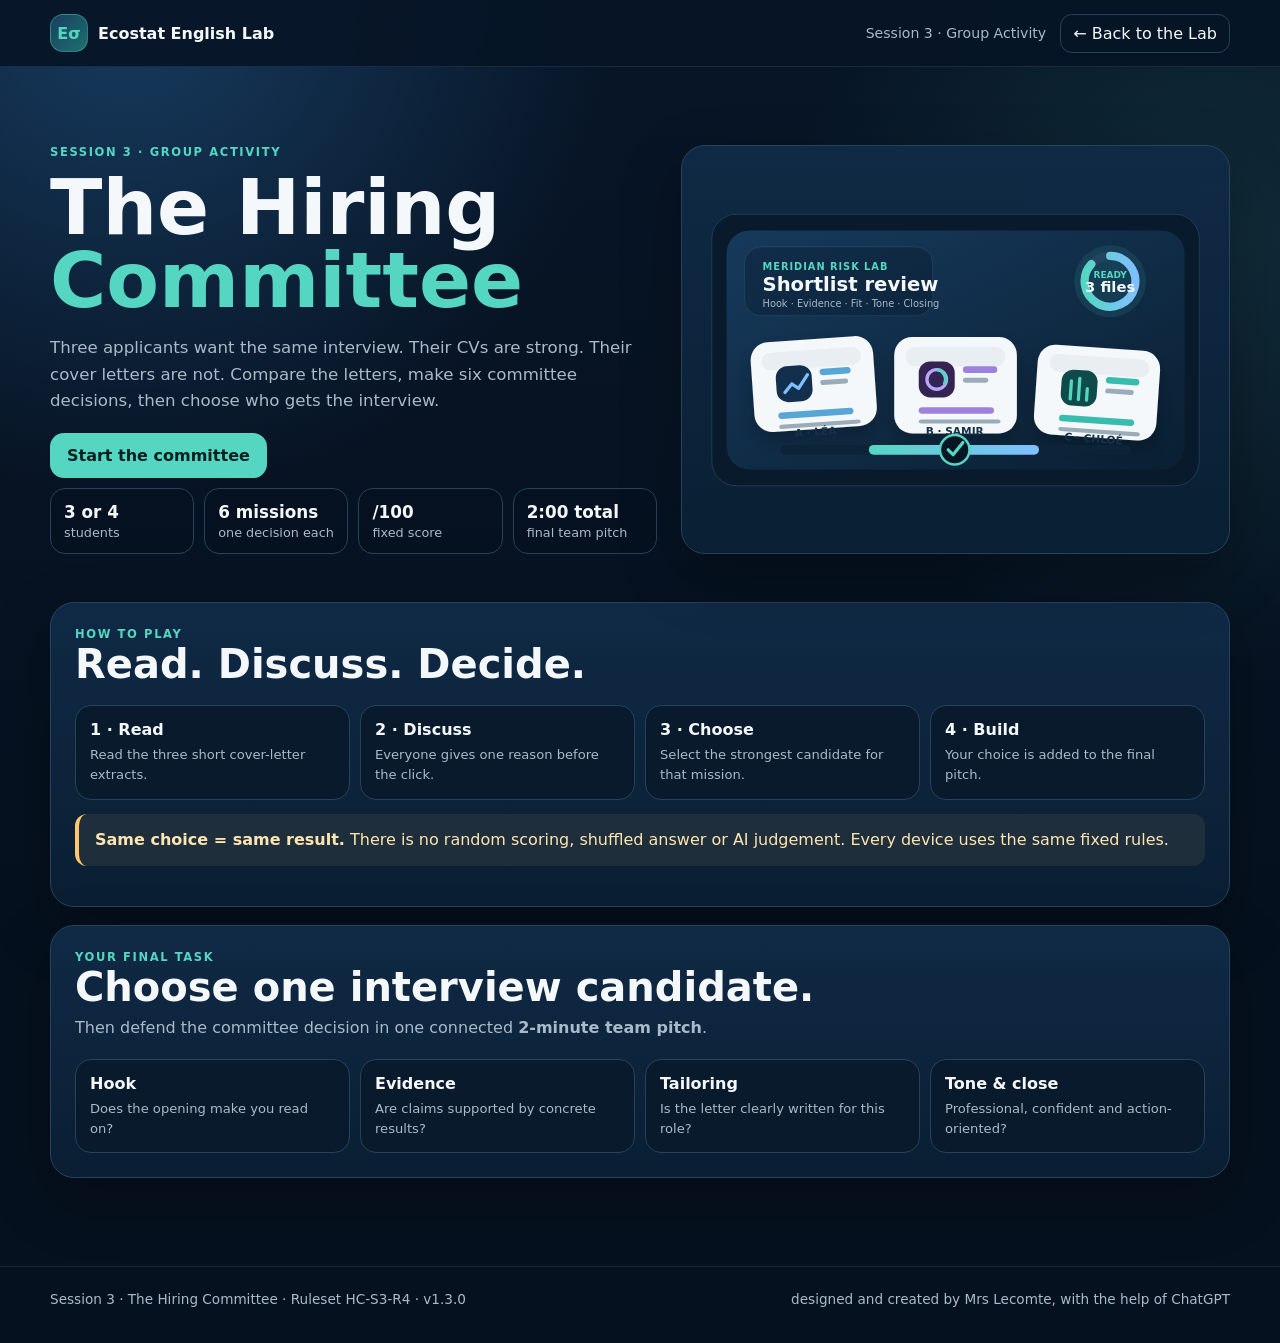
<file: session3-hiring-committee.html>
<!doctype html>
<html lang="en-GB">
<head>
<meta charset="utf-8">
<meta name="viewport" content="width=device-width,initial-scale=1,viewport-fit=cover">
<title>Session 3 · The Hiring Committee · Ecostat English Lab</title>
<meta name="description" content="A collaborative Session 3 cover-letter activity for Ecostat students: compare three candidates, judge hooks, evidence, tailoring, tone and calls to action, then defend one interview decision in a two-minute team pitch.">
<meta name="theme-color" content="#071526">
<style>
:root{--bg:#071526;--panel:#0d2138;--panel2:#102a46;--line:#24435d;--ink:#f5f8fb;--muted:#a9bac8;--teal:#55d6c2;--amber:#ffc66d;--red:#ff8b8f;--blue:#80bfff;--violet:#b8a7ff;--shadow:0 22px 60px rgba(0,0,0,.28);font-family:Inter,ui-sans-serif,system-ui,-apple-system,BlinkMacSystemFont,"Segoe UI",Arial,sans-serif;color-scheme:dark}
*{box-sizing:border-box}html{scroll-behavior:smooth}body{margin:0;min-height:100vh;background:radial-gradient(circle at 10% 0%,#173b5f 0,transparent 31rem),radial-gradient(circle at 95% 18%,rgba(85,214,194,.12),transparent 27rem),linear-gradient(180deg,#071526,#06111f 72%);color:var(--ink)}button,input,select{font:inherit}button{cursor:pointer}.wrap{width:min(1180px,calc(100% - 32px));margin:auto}.top{position:sticky;top:0;z-index:30;background:rgba(7,21,38,.93);backdrop-filter:blur(14px);border-bottom:1px solid rgba(128,191,255,.14)}.topin{min-height:66px;display:flex;align-items:center;gap:14px}.brand{display:flex;align-items:center;gap:10px;font-weight:900}.mark{width:38px;height:38px;border-radius:13px;display:grid;place-items:center;background:linear-gradient(135deg,#173f5f,#1f706e);border:1px solid rgba(85,214,194,.35);color:var(--teal)}.topmeta{margin-left:auto;color:var(--muted);font-size:.88rem}.back{color:var(--ink);text-decoration:none;border:1px solid var(--line);padding:9px 12px;border-radius:12px}.skip{position:fixed;left:12px;top:-80px;z-index:100;background:var(--teal);color:#05201f;padding:10px 14px;border-radius:10px;font-weight:900;text-decoration:none}.skip:focus{top:12px}
.hero{padding:58px 0 30px;display:grid;grid-template-columns:1.05fr .95fr;gap:24px;align-items:stretch}.eyebrow{text-transform:uppercase;letter-spacing:.14em;font-size:.72rem;color:var(--teal);font-weight:900}.hero h1{font-size:clamp(2.5rem,6vw,5rem);line-height:.96;margin:.15em 0}.hero h1 span{color:var(--teal)}.hero p{font-size:1.04rem;color:var(--muted);line-height:1.62;max-width:64ch}.panel,.hero-card{background:linear-gradient(180deg,rgba(16,42,70,.97),rgba(10,31,52,.97));border:1px solid var(--line);border-radius:24px;box-shadow:var(--shadow)}.hero-card{padding:20px;display:flex;align-items:center}.board-ill{width:100%;min-height:340px}.facts{display:grid;grid-template-columns:repeat(4,1fr);gap:10px;margin:10px 0 0}.fact{border:1px solid var(--line);border-radius:15px;padding:13px;background:rgba(4,15,28,.32)}.fact b{display:block;font-size:1.05rem}.fact span{display:block;color:var(--muted);font-size:.8rem;margin-top:3px}.actions{display:flex;gap:10px;flex-wrap:wrap;margin-top:18px}.primary,.ghost,.choice,.candidate-choice{border-radius:14px;border:1px solid transparent;padding:12px 16px;font-weight:900}.primary{background:var(--teal);color:#05201f}.ghost{background:#0b1f34;color:var(--ink);border-color:var(--line)}.primary:disabled{opacity:.45;cursor:not-allowed}.primary:focus-visible,.ghost:focus-visible,.back:focus-visible,.choice:focus-visible,.candidate-choice:focus-visible{outline:3px solid var(--teal);outline-offset:3px}
.screen{display:none;padding:20px 0 70px}.screen.active{display:block}.panel{padding:24px;margin:18px 0}.section-title{display:flex;justify-content:space-between;gap:18px;align-items:flex-end;margin-bottom:18px}.section-title h2{margin:0;font-size:clamp(1.7rem,4vw,2.5rem)}.section-title p{margin:.35rem 0 0;color:var(--muted);line-height:1.55}.rules{display:grid;grid-template-columns:repeat(4,1fr);gap:10px}.rule{padding:14px;border:1px solid var(--line);border-radius:16px;background:#081a2c}.rule b{display:block;margin-bottom:5px}.rule span{font-size:.82rem;color:var(--muted);line-height:1.45}.notice{border-left:4px solid var(--amber);background:rgba(255,198,109,.08);padding:14px 16px;border-radius:12px;color:#ffe5b2;line-height:1.55}.setup-grid{display:grid;grid-template-columns:.78fr 1.22fr;gap:18px}.field label{display:block;font-weight:850;margin-bottom:7px}.field input,.field select{width:100%;border:1px solid var(--line);background:#071a2e;color:var(--ink);border-radius:12px;padding:12px}.names{display:grid;grid-template-columns:1fr 1fr;gap:10px}.dossiers{display:grid;grid-template-columns:repeat(3,1fr);gap:14px}.dossier{overflow:hidden;border:1px solid rgba(128,191,255,.16);border-radius:22px;background:linear-gradient(180deg,#0d2339 0%,#081a2c 100%);box-shadow:0 16px 36px rgba(0,0,0,.18);transition:transform .22s ease,border-color .22s ease,box-shadow .22s ease}.dossier:hover{transform:translateY(-2px);border-color:rgba(85,214,194,.26);box-shadow:0 18px 40px rgba(0,0,0,.24)}.portrait{height:184px;display:grid;place-items:center;background:radial-gradient(circle at 80% 20%,rgba(255,255,255,.08),transparent 8rem),linear-gradient(145deg,#143b5a,#10233c);border-bottom:1px solid rgba(128,191,255,.12);position:relative;overflow:hidden}.portrait svg{height:100%;width:100%;display:block}.portrait:after{content:"CANDIDATE FILE";position:absolute;right:10px;bottom:9px;font-size:.62rem;letter-spacing:.12em;font-weight:950;color:rgba(245,248,251,.78);background:rgba(7,21,38,.72);border:1px solid rgba(255,255,255,.14);padding:4px 7px;border-radius:999px;backdrop-filter:blur(5px)}.dossier-body{padding:15px 15px 16px}.dossier h3{margin:.15rem 0 .35rem}.dossier p{color:var(--muted);font-size:.88rem;line-height:1.48}.tag{display:inline-block;border:1px solid rgba(85,214,194,.3);border-radius:999px;padding:5px 8px;color:#d7fff8;background:rgba(85,214,194,.08);font-size:.72rem;font-weight:850}.letter-preview{margin-top:10px;border-top:1px solid rgba(128,191,255,.12);padding-top:10px}.letter-preview summary{cursor:pointer;color:var(--blue);font-weight:850}.letter-preview p{white-space:pre-line;color:#dbe6ec}
.scorebar{position:sticky;top:66px;z-index:22;background:rgba(6,17,31,.95);border-bottom:1px solid rgba(128,191,255,.12)}.scorein{padding:11px 0;display:grid;grid-template-columns:160px 1fr;gap:14px;align-items:center}.scoretotal strong{font-size:1.55rem}.progress-track{height:10px;background:#142c41;border-radius:999px;overflow:hidden}.progress-fill{height:100%;width:0;background:linear-gradient(90deg,var(--teal),var(--blue),var(--violet));transition:width .3s}.game-grid{display:grid;grid-template-columns:1.35fr .65fr;gap:18px;align-items:start}.mission-card{padding:26px}.mission-top{display:flex;justify-content:space-between;align-items:center;gap:12px}.mission-number{font-size:.78rem;color:var(--teal);font-weight:950;letter-spacing:.08em}.mission-icon{font-size:2rem}.mission-card h2{font-size:clamp(1.7rem,4vw,2.55rem);margin:.28rem 0}.scenario{color:var(--muted);line-height:1.58}.choices{display:grid;gap:11px}.choice{width:100%;text-align:left;background:#091d31;color:var(--ink);border-color:var(--line);line-height:1.46;display:grid;grid-template-columns:44px 1fr;gap:12px;align-items:start}.choice:hover{border-color:var(--blue)}.choice .letter{width:34px;height:34px;border-radius:11px;display:grid;place-items:center;background:#132f49;color:var(--blue);font-weight:950}.choice .candidate-name{display:block;color:var(--teal);font-size:.82rem;margin-bottom:3px}.choice.locked{cursor:default}.choice.picked{border-color:var(--teal);background:rgba(85,214,194,.09)}.choice.dim{opacity:.52}.feedback{display:none;margin-top:16px;border-radius:16px;padding:16px;border:1px solid var(--line);background:#081a2c}.feedback.show{display:block}.feedback-score{font-size:1.38rem;font-weight:950;color:var(--teal)}.feedback p{color:var(--muted);line-height:1.5}.pitch-add{border-top:1px solid rgba(128,191,255,.13);margin-top:12px;padding-top:12px}.pitch-add strong{color:var(--amber)}.side-stack{position:sticky;top:132px}.sidecard{padding:18px;margin:0 0 14px}.mini-candidates{display:grid;gap:8px}.mini-candidate{display:grid;grid-template-columns:44px 1fr;gap:9px;align-items:center;border:1px solid rgba(128,191,255,.11);border-radius:14px;padding:9px;background:#081a2c}.avatar{width:44px;height:44px;border-radius:13px;display:grid;place-items:center;font-weight:950}.av-a{background:linear-gradient(145deg,#27496c,#58a6d6)}.av-b{background:linear-gradient(145deg,#4d356e,#b28de8)}.av-c{background:linear-gradient(145deg,#155f58,#57d6bf)}.mini-candidate b{display:block}.mini-candidate small{color:var(--muted)}.pitch-slot{display:grid;grid-template-columns:auto 1fr auto;gap:8px;align-items:center;padding:8px 0;border-top:1px solid rgba(128,191,255,.1)}.pitch-slot:first-of-type{border-top:0}.pitch-slot .num{width:26px;height:26px;border-radius:9px;display:grid;place-items:center;background:#132f49;color:var(--blue);font-weight:900;font-size:.8rem}.pitch-slot b{display:block;font-size:.86rem}.pitch-slot small{display:block;color:var(--muted);margin-top:2px}.count{font-size:.72rem;border:1px solid var(--line);border-radius:999px;padding:4px 7px;color:#d7e7ee}
.final-grid{display:grid;grid-template-columns:1fr 1fr 1fr;gap:12px}.candidate-choice{background:#091d31;color:var(--ink);border-color:var(--line);text-align:left;min-height:130px}.candidate-choice:hover{border-color:var(--teal)}.candidate-choice b{display:block;color:var(--teal);font-size:1rem}.candidate-choice span{display:block;color:var(--muted);font-weight:500;margin-top:6px;line-height:1.4}.result-grid{display:grid;grid-template-columns:.65fr 1.35fr;gap:18px}.bigscore{display:grid;place-items:center;text-align:center;min-height:280px}.bigscore strong{font-size:5rem;color:var(--teal);line-height:1}.verdict{font-size:1.2rem;font-weight:950;margin-top:10px}.breakdown{display:grid;gap:8px}.breakrow{display:grid;grid-template-columns:145px 1fr 52px;gap:10px;align-items:center;padding:10px 0;border-bottom:1px solid rgba(128,191,255,.1)}.breakrow span{color:var(--muted);font-size:.9rem}.prep-grid{display:grid;grid-template-columns:1fr 1fr;gap:14px}.role{padding:18px;border:1px solid var(--line);border-radius:18px;background:#091d31}.role h3{margin:.2rem 0}.role p,.role li{color:var(--muted);line-height:1.5}.timebadge{display:inline-block;border:1px solid rgba(85,214,194,.35);background:rgba(85,214,194,.08);color:#d6fff8;border-radius:999px;padding:5px 9px;font-size:.75rem;font-weight:850}.decision-list{margin-top:12px;border-top:1px solid rgba(128,191,255,.13);padding-top:10px}.decision-list p{margin:.4rem 0;font-size:.86rem}.timerbox{text-align:center}.timer{font-variant-numeric:tabular-nums;font-size:clamp(3.4rem,10vw,6rem);font-weight:950;letter-spacing:.04em;color:var(--teal)}.timer.warning{color:var(--amber)}.timer.done{color:var(--red)}.present-grid{display:grid;grid-template-columns:.72fr 1.28fr;gap:18px}.speaker-list{display:grid;gap:8px;margin-top:12px}.speaker-chip{border:1px solid var(--line);border-radius:14px;padding:12px;background:#081a2c}.speaker-chip.active{border-color:var(--teal);box-shadow:0 0 0 2px rgba(85,214,194,.12) inset}.speaker-chip.done{opacity:.55}.speaker-chip small{color:var(--muted)}.promptbox{background:#081a2c;border:1px solid var(--line);border-radius:16px;padding:16px;margin-top:14px}.promptbox ul{color:var(--muted);line-height:1.55}.complete{text-align:center;padding:50px 24px}.tick{font-size:4rem}footer{border-top:1px solid rgba(128,191,255,.12);padding:24px 0 36px;color:var(--muted);font-size:.85rem}.footerin{display:flex;justify-content:space-between;gap:12px;flex-wrap:wrap}
.mission-rail{grid-column:1/-1;display:grid;grid-template-columns:repeat(6,1fr);gap:8px;padding:10px;border:1px solid var(--line);border-radius:18px;background:rgba(8,26,44,.82);box-shadow:0 12px 30px rgba(0,0,0,.16)}.mission-step{min-width:0;display:flex;align-items:center;gap:8px;padding:9px 10px;border-radius:13px;border:1px solid rgba(128,191,255,.09);background:#081a2c;color:var(--muted);transition:.2s ease}.mission-step .mi{width:29px;height:29px;flex:0 0 29px;border-radius:9px;display:grid;place-items:center;background:#102a46;font-size:1rem}.mission-step b{display:block;color:inherit;font-size:.72rem;white-space:nowrap;overflow:hidden;text-overflow:ellipsis}.mission-step.active{border-color:var(--teal);background:rgba(85,214,194,.10);color:var(--ink);box-shadow:0 0 0 2px rgba(85,214,194,.08) inset}.mission-step.done{color:#d7fff8;border-color:rgba(85,214,194,.22)}.mission-step.done .mi{background:rgba(85,214,194,.15)}.decision-stamp{display:inline-flex;align-items:center;gap:7px;margin-bottom:8px;padding:6px 9px;border:1px solid rgba(85,214,194,.28);border-radius:999px;background:rgba(85,214,194,.08);color:#d7fff8;font-size:.72rem;font-weight:950;letter-spacing:.04em}.decision-stamp:before{content:"✓";width:18px;height:18px;border-radius:50%;display:grid;place-items:center;background:var(--teal);color:#05201f}.choice .candidate-name{font-size:.78rem;text-transform:uppercase;letter-spacing:.05em}.mission-icon{width:52px;height:52px;border-radius:16px;display:grid;place-items:center;background:linear-gradient(145deg,#173f5f,#123f3d);border:1px solid rgba(85,214,194,.24);box-shadow:0 9px 22px rgba(0,0,0,.16)}
@media(max-width:950px){.hero,.setup-grid,.game-grid,.result-grid,.present-grid{grid-template-columns:1fr}.mission-rail{grid-template-columns:repeat(3,1fr)}.dossiers{grid-template-columns:1fr}.side-stack{position:static}.rules{grid-template-columns:1fr 1fr}.facts{grid-template-columns:1fr 1fr}.prep-grid{grid-template-columns:1fr}.topmeta{display:none}}
@media(max-width:620px){.mission-rail{grid-template-columns:repeat(2,1fr)}.mission-step b{font-size:.68rem}.wrap{width:min(100% - 20px,1180px)}.hero{padding-top:32px}.rules,.facts,.names,.final-grid{grid-template-columns:1fr}.mission-card,.panel{padding:18px}.scorebar{position:static}.breakrow{grid-template-columns:minmax(0,1fr) auto;grid-template-areas:"title score" "answer answer"}.breakrow b{grid-area:title}.breakrow strong{grid-area:score}.breakrow span{grid-area:answer}.brand span{display:none}.back{margin-left:auto;font-size:.82rem;padding:8px 9px}}
@media(prefers-reduced-motion:reduce){html{scroll-behavior:auto}.progress-fill{transition:none}}
</style>
</head>
<body>
<a class="skip" href="#activityMain">Skip to activity</a>
<header class="top"><div class="wrap topin"><div class="brand"><div class="mark" aria-hidden="true">Eσ</div><span>Ecostat English Lab</span></div><div class="topmeta">Session 3 · Group Activity</div><a class="back" href="index.html#group-activities">← Back to the Lab</a></div></header>
<main id="activityMain">
<section id="intro" class="screen active"><div class="wrap">
  <div class="hero">
    <div><div class="eyebrow">Session 3 · Group Activity</div><h1>The Hiring <span>Committee</span></h1><p>Three applicants want the same interview. Their CVs are strong. Their cover letters are not. Compare the letters, make six committee decisions, then choose who gets the interview.</p><div class="actions"><button class="primary" id="goSetup" type="button">Start the committee</button></div><div class="facts"><div class="fact"><b>3 or 4</b><span>students</span></div><div class="fact"><b>6 missions</b><span>one decision each</span></div><div class="fact"><b>/100</b><span>fixed score</span></div><div class="fact"><b>2:00 total</b><span>final team pitch</span></div></div></div>
    <aside class="hero-card" aria-label="Illustration of a recruitment committee reviewing three candidate files">
      <svg class="board-ill" viewBox="0 0 620 360" role="img" aria-label="Stylised shortlist review board with three candidate files">
        <defs>
          <linearGradient id="heroBg" x1="0" y1="0" x2="1" y2="1"><stop offset="0" stop-color="#163a5c"/><stop offset="1" stop-color="#0a1f32"/></linearGradient>
          <linearGradient id="panelA" x1="0" y1="0" x2="1" y2="1"><stop offset="0" stop-color="#12304d"/><stop offset="1" stop-color="#0a1b2b"/></linearGradient>
          <linearGradient id="panelB" x1="0" y1="0" x2="1" y2="1"><stop offset="0" stop-color="#1d4772"/><stop offset="1" stop-color="#0d2a45"/></linearGradient>
          <linearGradient id="mintLine" x1="0" y1="0" x2="1" y2="0"><stop offset="0" stop-color="#55d6c2"/><stop offset="1" stop-color="#80bfff"/></linearGradient>
          <filter id="shadowHero" x="-20%" y="-20%" width="140%" height="140%"><feDropShadow dx="0" dy="12" stdDeviation="12" flood-color="#000" flood-opacity=".22"/></filter>
        </defs>
        <rect x="12" y="14" width="596" height="332" rx="30" fill="#081a2c" stroke="#24435d"/>
        <rect x="30" y="34" width="560" height="292" rx="28" fill="url(#heroBg)"/>
        <rect x="52" y="54" width="230" height="84" rx="20" fill="rgba(7,21,38,.34)" stroke="rgba(128,191,255,.14)"/>
        <text x="74" y="82" fill="#55d6c2" font-family="system-ui" font-size="12" font-weight="800" letter-spacing="1.2">MERIDIAN RISK LAB</text>
        <text x="74" y="108" fill="#f5f8fb" font-family="system-ui" font-size="24" font-weight="900">Shortlist review</text>
        <text x="74" y="128" fill="#a9bac8" font-family="system-ui" font-size="12">Hook · Evidence · Fit · Tone · Closing</text>
        <g transform="translate(445 50)">
          <circle cx="54" cy="46" r="44" fill="rgba(85,214,194,.10)"/>
          <circle cx="54" cy="46" r="31" fill="none" stroke="#24435d" stroke-width="10"/>
          <path d="M54 15a31 31 0 1 1-23 10" fill="none" stroke="url(#mintLine)" stroke-width="10" stroke-linecap="round"/>
          <text x="54" y="42" text-anchor="middle" fill="#55d6c2" font-family="system-ui" font-size="11" font-weight="800">READY</text>
          <text x="54" y="59" text-anchor="middle" fill="#f5f8fb" font-family="system-ui" font-size="18" font-weight="900">3 files</text>
        </g>
        <g filter="url(#shadowHero)">
          <rect x="58" y="172" width="150" height="110" rx="22" fill="#f5f8fb" transform="rotate(-4 58 172)"/>
          <rect x="235" y="164" width="150" height="118" rx="22" fill="#f5f8fb"/>
          <rect x="412" y="172" width="150" height="110" rx="22" fill="#f5f8fb" transform="rotate(4 412 172)"/>
        </g>
        <g transform="translate(72 184) rotate(-4)">
          <rect x="0" y="0" width="122" height="22" rx="11" fill="#e9eef2"/>
          <rect x="16" y="18" width="44" height="44" rx="14" fill="#12304d"/>
          <path d="M26 50l9-10 8 6 12-16" fill="none" stroke="#80bfff" stroke-width="4" stroke-linecap="round" stroke-linejoin="round"/>
          <rect x="70" y="24" width="38" height="8" rx="4" fill="#58a6d6"/>
          <rect x="70" y="38" width="34" height="6" rx="3" fill="#9aacb8"/>
          <rect x="16" y="74" width="92" height="8" rx="4" fill="#58a6d6"/>
          <rect x="16" y="89" width="100" height="5" rx="3" fill="#9aacb8"/>
          <text x="60" y="105" text-anchor="middle" fill="#173247" font-family="system-ui" font-size="13" font-weight="900">A · LÉA</text>
        </g>
        <g transform="translate(249 176)">
          <rect x="0" y="0" width="122" height="24" rx="12" fill="#e9eef2"/>
          <rect x="16" y="18" width="44" height="44" rx="14" fill="#332452"/>
          <circle cx="38" cy="40" r="12" fill="none" stroke="#b8a7ff" stroke-width="4"/>
          <path d="M38 28a12 12 0 0 1 9 18" fill="none" stroke="#55d6c2" stroke-width="4"/>
          <rect x="70" y="24" width="42" height="8" rx="4" fill="#9e81df"/>
          <rect x="70" y="38" width="31" height="6" rx="3" fill="#9aacb8"/>
          <rect x="16" y="74" width="92" height="8" rx="4" fill="#9e81df"/>
          <rect x="16" y="89" width="100" height="5" rx="3" fill="#9aacb8"/>
          <text x="60" y="108" text-anchor="middle" fill="#173247" font-family="system-ui" font-size="13" font-weight="900">B · SAMIR</text>
        </g>
        <g transform="translate(426 184) rotate(4)">
          <rect x="0" y="0" width="122" height="22" rx="11" fill="#e9eef2"/>
          <rect x="16" y="18" width="44" height="44" rx="14" fill="#0f4b48"/>
          <path d="M28 54V32M38 54V28M48 54V40" stroke="#55d6c2" stroke-width="4" stroke-linecap="round"/>
          <rect x="70" y="24" width="41" height="8" rx="4" fill="#38bcae"/>
          <rect x="70" y="38" width="35" height="6" rx="3" fill="#9aacb8"/>
          <rect x="16" y="74" width="92" height="8" rx="4" fill="#38bcae"/>
          <rect x="16" y="89" width="100" height="5" rx="3" fill="#9aacb8"/>
          <text x="60" y="105" text-anchor="middle" fill="#173247" font-family="system-ui" font-size="13" font-weight="900">C · CHLOÉ</text>
        </g>
        <rect x="96" y="296" width="428" height="12" rx="6" fill="#0d2438"/>
        <rect x="204" y="296" width="208" height="12" rx="6" fill="url(#mintLine)"/>
        <circle cx="309" cy="302" r="18" fill="#071526" stroke="#55d6c2" stroke-width="3"/>
        <path d="M301 302l6 6 12-15" fill="none" stroke="#55d6c2" stroke-width="4" stroke-linecap="round" stroke-linejoin="round"/>
      </svg>
    </aside>
  </div>
  <div class="panel"><div class="section-title"><div><div class="eyebrow">How to play</div><h2>Read. Discuss. Decide.</h2></div></div><div class="rules"><div class="rule"><b>1 · Read</b><span>Read the three short cover-letter extracts.</span></div><div class="rule"><b>2 · Discuss</b><span>Everyone gives one reason before the click.</span></div><div class="rule"><b>3 · Choose</b><span>Select the strongest candidate for that mission.</span></div><div class="rule"><b>4 · Build</b><span>Your choice is added to the final pitch.</span></div></div><p class="notice" style="margin-top:14px"><strong>Same choice = same result.</strong> There is no random scoring, shuffled answer or AI judgement. Every device uses the same fixed rules.</p></div>
  <div class="panel"><div class="section-title"><div><div class="eyebrow">Your final task</div><h2>Choose one interview candidate.</h2><p>Then defend the committee decision in one connected <strong>2-minute team pitch</strong>.</p></div></div><div class="rules"><div class="rule"><b>Hook</b><span>Does the opening make you read on?</span></div><div class="rule"><b>Evidence</b><span>Are claims supported by concrete results?</span></div><div class="rule"><b>Tailoring</b><span>Is the letter clearly written for this role?</span></div><div class="rule"><b>Tone & close</b><span>Professional, confident and action-oriented?</span></div></div></div>
</div></section>

<section id="setup" class="screen"><div class="wrap"><div class="section-title"><div><div class="eyebrow">Team setup</div><h2>Choose 3 or 4 committee members.</h2><p>Names are optional. The candidates and vacancy are the same for every team.</p></div></div>
<div class="setup-grid"><div class="panel"><div class="field"><label for="teamName">Team name</label><input id="teamName" maxlength="40" placeholder="e.g. Committee Delta"></div><div class="field" style="margin-top:14px"><label for="teamSize">Number of students</label><select id="teamSize"><option value="3">3 students</option><option value="4">4 students</option></select></div><div id="nameFields" class="names" style="margin-top:14px"></div><p class="notice" style="margin-top:16px"><strong>Pitch timing:</strong> 3 students = 40 seconds each. 4 students = 30 seconds each. Total = 2 minutes.</p><div class="actions"><button type="button" class="primary" id="startGame">Start Mission 1</button><button type="button" class="ghost" id="backIntro">Back</button></div></div>
<div class="panel"><div class="eyebrow">Vacancy</div><h2 style="margin:.25rem 0">Graduate Risk Analytics Intern</h2><p class="scenario">Meridian Risk Lab · London. The team wants strong analytical thinking, Python/R, clear communication and evidence that the applicant understands model validation and risk reporting.</p><div class="dossiers" id="dossiers"></div></div></div></div></section>

<div id="scoreBar" class="scorebar" hidden><div class="wrap scorein"><div class="scoretotal"><span class="eyebrow">Committee score</span><strong><span id="scoreNow">0</span>/100</strong></div><div><div class="progress-track" role="progressbar" aria-label="Committee score" aria-valuemin="0" aria-valuemax="100" aria-valuenow="0"><div id="progressFill" class="progress-fill"></div></div></div></div></div>

<section id="game" class="screen"><div class="wrap game-grid"><div id="missionRail" class="mission-rail" aria-label="Mission progress"></div><div class="panel mission-card"><div class="mission-top"><div id="missionNum" class="mission-number"></div><div id="missionIcon" class="mission-icon" aria-hidden="true"></div></div><h2 id="missionTitle"></h2><p id="missionScenario" class="scenario"></p><div id="choices" class="choices"></div><div id="feedback" class="feedback" aria-live="polite" aria-atomic="true"><div id="feedbackScore" class="feedback-score"></div><p id="feedbackText"></p><div id="pitchAdd" class="pitch-add"></div><div class="actions"><button id="nextMission" type="button" class="primary">Next mission</button></div></div></div><div class="side-stack"><aside class="panel sidecard"><div class="eyebrow">Candidate snapshot</div><div id="miniCandidates" class="mini-candidates"></div></aside><aside class="panel sidecard"><div class="eyebrow">Live pitch builder</div><h3 style="margin:.25rem 0">2:00 team pitch</h3><div id="pitchProgress"></div></aside></div></div></section>

<section id="finalChoice" class="screen"><div class="wrap"><div class="section-title"><div><div class="eyebrow">Final committee vote</div><h2>Who gets the interview?</h2><p>Use all six missions. Choose one candidate and be ready to justify the decision.</p></div></div><div class="panel"><div id="finalChoices" class="final-grid"></div><div id="finalFeedback" class="feedback" aria-live="polite"><div id="finalFeedbackScore" class="feedback-score"></div><p id="finalFeedbackText"></p><div class="actions"><button type="button" id="seeResults" class="primary">See committee result</button></div></div></div></div></section>

<section id="results" class="screen"><div class="wrap"><div class="section-title"><div><div class="eyebrow">Committee audit</div><h2 id="resultsTitle">Decision complete.</h2><p id="resultMeta"></p></div></div><div class="result-grid"><div class="panel bigscore"><div><div class="eyebrow">Final score</div><strong id="finalScore">0</strong><div>/100</div><div id="verdict" class="verdict"></div></div></div><div class="panel"><div class="eyebrow">Your six decisions</div><div id="breakdown" class="breakdown"></div></div></div><div class="panel"><h2>Your pitch is already built.</h2><p class="scenario">Each mission has been assigned to a speaker. Use rehearsal mode only to connect the ideas and keep the whole pitch under two minutes.</p><div class="actions"><button type="button" id="goPrep" class="primary">Open 4-minute rehearsal</button><button type="button" id="restart" class="ghost">Restart</button></div></div></div></section>

<section id="prep" class="screen"><div class="wrap"><div class="section-title"><div><div class="eyebrow">Final rehearsal · 4 minutes</div><h2>Connect the committee decision.</h2><p>No full script. Use the reasons your team already chose.</p></div></div><div class="panel timerbox"><div id="prepTimer" class="timer" role="timer" aria-label="Rehearsal timer">04:00</div><p id="prepMessage" class="scenario" role="status" aria-live="polite">Start when your team is ready.</p><div class="actions" style="justify-content:center"><button type="button" id="prepStart" class="primary">Start rehearsal</button><button type="button" id="prepReset" class="ghost">Reset</button></div></div><div id="roles" class="prep-grid"></div><div class="panel"><p class="notice"><strong>Pitch checklist:</strong> name your chosen candidate · give two strong reasons · mention one weakness in another letter · finish with a clear recommendation.</p><div class="actions"><button type="button" id="goPresent" class="primary">Start 2-minute pitch</button></div></div></div></section>

<section id="present" class="screen"><div class="wrap"><div class="section-title"><div><div class="eyebrow">Final team challenge</div><h2>Defend your interview decision.</h2><p>One shared timer. Speaker changes happen automatically.</p></div></div><div class="present-grid"><div class="panel timerbox"><div class="eyebrow">Whole-team timer</div><div id="teamTimer" class="timer" role="timer" aria-label="Whole team pitch timer">02:00</div><p id="teamMessage" class="scenario" role="status" aria-live="polite">Maximum total speaking time: 2 minutes.</p><div class="actions" style="justify-content:center"><button type="button" id="teamStart" class="primary">Start team timer</button><button type="button" id="teamReset" class="ghost">Reset</button></div></div><div class="panel"><div class="eyebrow" id="currentCount">Ready</div><h3 id="currentName">Student 1</h3><div id="currentRole" class="timebadge">Opening</div><p id="currentTask" class="scenario"></p><div id="currentPrompts" class="promptbox"></div><div id="speakerSchedule" class="speaker-list"></div></div></div><div class="panel"><p class="notice"><strong>At 00:00:</strong> finish the current sentence and stop. The whole team must stay within two minutes.</p><div class="actions"><button type="button" id="finishPitch" class="primary" disabled>Finish activity</button></div></div></div></section>

<section id="done" class="screen"><div class="wrap"><div class="panel complete"><div class="tick">✓</div><div class="eyebrow">Session 3 · Group activity complete</div><h2 id="doneTitle">Hiring decision defended.</h2><p id="doneSummary" class="scenario"></p><p class="scenario">Final teacher question: <strong>Which cover-letter element had the biggest influence on your interview decision, and why?</strong></p><div class="actions" style="justify-content:center"><a class="back" href="index.html#group-activities">Back to Group Activities</a></div></div></div></section>
</main>
<footer><div class="wrap footerin"><div>Session 3 · The Hiring Committee · Ruleset HC-S3-R4 · v1.3.0</div><div>designed and created by Mrs Lecomte, with the help of ChatGPT</div></div></footer>
<script>
(() => {
'use strict';
const $=s=>document.querySelector(s), $$=s=>[...document.querySelectorAll(s)];
const screens=['intro','setup','game','finalChoice','results','prep','present','done'];
const candidates={
 A:{id:'A',name:'Léa Martin',path:'EQUADE',colour:'av-a',summary:'EQUADE Master’s student. Recent work: Python forecasting and a reporting dashboard.',letter:`Dear Hiring Manager,\n\nI am writing to apply for the Graduate Risk Analytics Intern position. I am a motivated Master’s student with strong analytical skills.\n\nIn a university project, I analysed 18,400 observations in Python and improved out-of-sample forecast accuracy by 16%. I also built a dashboard that reduced manual reporting time by 35%.\n\nMy skills are perfect for this job and I know I can transform your team’s work.\n\nContact me if you need more information.\n\nKind regards,\nLéa Martin`},
 B:{id:'B',name:'Samir Khan',path:'DSI',colour:'av-b',summary:'DSI Master’s student. Recent work: Python/R modelling, data cleaning and visualisation.',letter:`Dear Ms Collins,\n\nWhen a risk model gives a surprising answer, I want to know why before I trust it. That is the mindset I would bring to your Graduate Risk Analytics internship.\n\nMy recent projects used Python and R for modelling, data cleaning and visualisation. I enjoy turning complex outputs into clear explanations for non-technical audiences.\n\nYour company is an exciting and innovative organisation, and I would be delighted to join such a dynamic team.\n\nI would welcome the opportunity to discuss my application further.\n\nKind regards,\nSamir Khan`},
 C:{id:'C',name:'Chloé Bernard',path:'GRAF',colour:'av-c',summary:'GRAF Master’s student. Recent work: insurance claims, model validation and a technical briefing.',letter:`Dear Ms Collins,\n\nMeridian Risk Lab’s focus on model validation and clear risk reporting is exactly where I want to apply my statistical training.\n\nIn my latest insurance project, I analysed 52,000 claims in R and reduced validation error by 11%. I then presented the model limits and recommendations in a five-minute briefing for a mixed technical and non-technical audience.\n\nThat combination of modelling, validation and communication matches the responsibilities in your Graduate Risk Analytics internship.\n\nI would welcome the opportunity to discuss how I could contribute to your risk analytics team.\n\nKind regards,\nChloé Bernard`}
};
Object.values(candidates).forEach(Object.freeze);Object.freeze(candidates);
const missions=[
 {icon:'🎯',title:'Which opening makes you read on?',scenario:'Judge the hook. Which first line creates the strongest reason to continue?',options:{A:'“I am writing to apply for the Graduate Risk Analytics Intern position. I am a motivated Master’s student with strong analytical skills.”',B:'“When a risk model gives a surprising answer, I want to know why before I trust it. That is the mindset I would bring to your Graduate Risk Analytics internship.”',C:'“Meridian Risk Lab’s focus on model validation and clear risk reporting is exactly where I want to apply my statistical training.”'},scores:{A:4,B:10,C:7},feedback:{A:'Clear, but generic. Almost any applicant could use this opening.',B:'Strong hook: specific, memorable and directly linked to risk analysis.',C:'Very strong because it is tailored to the employer, though slightly less punchy than B.'}},
 {icon:'📊',title:'Who gives the strongest evidence?',scenario:'Look for measurable proof, not adjectives. Which extract best supports the candidate’s value?',options:{A:'“I analysed 18,400 observations in Python and improved out-of-sample forecast accuracy by 16%. I also built a dashboard that reduced manual reporting time by 35%.”',B:'“My recent projects used Python and R for modelling, data cleaning and visualisation. I enjoy turning complex outputs into clear explanations.”',C:'“I analysed 52,000 claims in R and reduced validation error by 11%. I then presented the model limits and recommendations in a five-minute briefing.”'},scores:{A:10,B:4,C:7},feedback:{A:'Best evidence: two quantified achievements show clear impact.',B:'Relevant, but mostly a list of activities without measurable results.',C:'Strong and credible, with numbers plus communication evidence.'}},
 {icon:'🧩',title:'Who tailors the letter best?',scenario:'Which candidate connects their background most clearly to Meridian Risk Lab and this exact role?',options:{A:'“I am a motivated Master’s student with strong analytical skills.”',B:'“Your company is an exciting and innovative organisation, and I would be delighted to join such a dynamic team.”',C:'“That combination of modelling, validation and communication matches the responsibilities in your Graduate Risk Analytics internship.”'},scores:{A:4,B:7,C:10},feedback:{A:'Relevant to many roles, but not tailored to this employer.',B:'Positive, but “exciting”, “innovative” and “dynamic” are still generic.',C:'Best tailoring: the candidate links real evidence directly to the vacancy.'}},
 {icon:'💬',title:'Who sounds most professional?',scenario:'Choose the sentence with the best balance: confident, professional and credible.',options:{A:'“My skills are perfect for this job and I know I can transform your team’s work.”',B:'“I would be delighted to join such a dynamic team.”',C:'“I would welcome the opportunity to discuss how I could contribute to your risk analytics team.”'},scores:{A:4,B:7,C:10},feedback:{A:'Too certain and exaggerated. Professional confidence still needs evidence and nuance.',B:'Polite and professional, but it says little about the candidate’s value.',C:'Professional, confident and appropriately nuanced.'}},
 {icon:'✉️',title:'Who closes with the best call to action?',scenario:'Which ending makes the next step clear without sounding demanding?',options:{A:'“Contact me if you need more information.”',B:'“I would welcome the opportunity to discuss my application further.”',C:'“I would welcome the opportunity to discuss how I could contribute to your risk analytics team.”'},scores:{A:4,B:7,C:10},feedback:{A:'Too direct for a strong professional closing. It offers information but does not invite the next step politely.',B:'Professional and appropriately polite, although still fairly generic.',C:'Best close: polite, clear and connected to value for the employer.'}},
 {icon:'🔎',title:'Who connects the dots best?',scenario:'A cover letter should explain why the CV matters, not repeat it. Which candidate creates the clearest overall story?',options:{A:'Léa gives impressive numbers, but her opening, tone and ending do not connect them clearly to Meridian Risk Lab.',B:'Samir creates a memorable professional voice, but his evidence and company fit remain broad.',C:'Chloé connects quantified evidence, model validation, communication and the exact role in one coherent argument.'},scores:{A:4,B:7,C:10},feedback:{A:'Strong raw evidence, but the letter does not fully explain why it matters for this employer.',B:'Good narrative voice, but the argument is weaker without precise evidence and stronger tailoring.',C:'Best overall connection: evidence + role fit + professional tone + clear purpose.'}}
];
missions.forEach(m=>{Object.freeze(m.options);Object.freeze(m.scores);Object.freeze(m.feedback);Object.freeze(m)});Object.freeze(missions);
const finalScores=Object.freeze({A:20,B:25,C:40});
const state={team:'',size:3,names:[],nameDrafts:['','','',''],mission:0,score:0,answers:[],finalCandidate:null,finalPoints:0,prepInterval:null,teamInterval:null,teamStartedAt:0,currentSpeaker:-1};
function esc(s){return String(s).replace(/[&<>'"]/g,ch=>({'&':'&amp;','<':'&lt;','>':'&gt;',"'":'&#39;','"':'&quot;'}[ch]));}
function show(id){screens.forEach(x=>$('#'+x).classList.toggle('active',x===id));$('#scoreBar').hidden=!['game','finalChoice'].includes(id);window.scrollTo({top:0,behavior:'auto'});}
function focusTarget(sel){requestAnimationFrame(()=>{const el=$(sel);if(el){el.setAttribute('tabindex','-1');el.focus({preventScroll:true});}});}
function renderNames(){const old=$$('#nameFields input');old.forEach((el,i)=>state.nameDrafts[i]=el.value);const n=Number($('#teamSize').value);$('#nameFields').innerHTML=Array.from({length:n},(_,i)=>`<div class="field"><label for="name${i}">Student ${i+1}</label><input id="name${i}" maxlength="30" autocomplete="off" placeholder="Name (optional)" value="${esc(state.nameDrafts[i]||'')}"></div>`).join('');$$('#nameFields input').forEach((el,i)=>el.addEventListener('input',()=>state.nameDrafts[i]=el.value));}
function portraitSvg(id){
 if(id==='A')return `<svg viewBox="0 0 300 184" aria-hidden="true">
  <defs><linearGradient id="a1" x1="0" y1="0" x2="1" y2="1"><stop offset="0" stop-color="#21486f"/><stop offset="1" stop-color="#102740"/></linearGradient></defs>
  <rect width="300" height="184" fill="url(#a1)"/>
  <rect x="18" y="18" width="264" height="148" rx="24" fill="rgba(7,21,38,.18)" stroke="rgba(128,191,255,.16)"/>
  <rect x="32" y="32" width="66" height="66" rx="20" fill="#12304d"/>
  <text x="65" y="73" text-anchor="middle" fill="#80bfff" font-family="system-ui" font-size="28" font-weight="900">LM</text>
  <rect x="112" y="36" width="74" height="10" rx="5" fill="#58a6d6"/>
  <rect x="112" y="54" width="96" height="6" rx="3" fill="#9aacb8"/>
  <rect x="112" y="67" width="83" height="6" rx="3" fill="#9aacb8"/>
  <rect x="112" y="82" width="60" height="22" rx="11" fill="rgba(88,166,214,.16)" stroke="rgba(128,191,255,.18)"/>
  <text x="142" y="97" text-anchor="middle" fill="#d9efff" font-family="system-ui" font-size="11" font-weight="800">Python</text>
  <rect x="178" y="82" width="72" height="22" rx="11" fill="rgba(88,166,214,.16)" stroke="rgba(128,191,255,.18)"/>
  <text x="214" y="97" text-anchor="middle" fill="#d9efff" font-family="system-ui" font-size="11" font-weight="800">Forecasting</text>
  <rect x="34" y="118" width="232" height="34" rx="16" fill="#f4f7f9"/>
  <path d="M52 143l18-16 17 10 24-28 11 11" fill="none" stroke="#58a6d6" stroke-width="4" stroke-linecap="round" stroke-linejoin="round"/>
  <rect x="132" y="126" width="60" height="8" rx="4" fill="#58a6d6"/>
  <rect x="132" y="140" width="82" height="6" rx="3" fill="#9aacb8"/>
 </svg>`;
 if(id==='B')return `<svg viewBox="0 0 300 184" aria-hidden="true">
  <defs><linearGradient id="b1" x1="0" y1="0" x2="1" y2="1"><stop offset="0" stop-color="#3f3464"/><stop offset="1" stop-color="#181b34"/></linearGradient></defs>
  <rect width="300" height="184" fill="url(#b1)"/>
  <rect x="18" y="18" width="264" height="148" rx="24" fill="rgba(7,21,38,.18)" stroke="rgba(184,167,255,.16)"/>
  <rect x="32" y="32" width="66" height="66" rx="20" fill="#332452"/>
  <text x="65" y="73" text-anchor="middle" fill="#d8cbff" font-family="system-ui" font-size="28" font-weight="900">SK</text>
  <rect x="112" y="36" width="84" height="10" rx="5" fill="#9e81df"/>
  <rect x="112" y="54" width="92" height="6" rx="3" fill="#9aacb8"/>
  <rect x="112" y="67" width="71" height="6" rx="3" fill="#9aacb8"/>
  <rect x="112" y="82" width="44" height="22" rx="11" fill="rgba(184,167,255,.16)" stroke="rgba(184,167,255,.18)"/>
  <text x="134" y="97" text-anchor="middle" fill="#efe9ff" font-family="system-ui" font-size="11" font-weight="800">R</text>
  <rect x="162" y="82" width="52" height="22" rx="11" fill="rgba(184,167,255,.16)" stroke="rgba(184,167,255,.18)"/>
  <text x="188" y="97" text-anchor="middle" fill="#efe9ff" font-family="system-ui" font-size="11" font-weight="800">Python</text>
  <rect x="220" y="82" width="42" height="22" rx="11" fill="rgba(184,167,255,.16)" stroke="rgba(184,167,255,.18)"/>
  <text x="241" y="97" text-anchor="middle" fill="#efe9ff" font-family="system-ui" font-size="11" font-weight="800">Viz</text>
  <rect x="34" y="118" width="232" height="34" rx="16" fill="#f4f7f9"/>
  <circle cx="58" cy="135" r="14" fill="none" stroke="#9e81df" stroke-width="4"/><path d="M58 121a14 14 0 0 1 10 20" fill="none" stroke="#55d6c2" stroke-width="4"/>
  <rect x="132" y="126" width="64" height="8" rx="4" fill="#9e81df"/>
  <rect x="132" y="140" width="86" height="6" rx="3" fill="#9aacb8"/>
 </svg>`;
 return `<svg viewBox="0 0 300 184" aria-hidden="true">
  <defs><linearGradient id="c1" x1="0" y1="0" x2="1" y2="1"><stop offset="0" stop-color="#165853"/><stop offset="1" stop-color="#0d2a29"/></linearGradient></defs>
  <rect width="300" height="184" fill="url(#c1)"/>
  <rect x="18" y="18" width="264" height="148" rx="24" fill="rgba(7,21,38,.18)" stroke="rgba(85,214,194,.16)"/>
  <rect x="32" y="32" width="66" height="66" rx="20" fill="#0f4b48"/>
  <text x="65" y="73" text-anchor="middle" fill="#d7fff8" font-family="system-ui" font-size="28" font-weight="900">CB</text>
  <rect x="112" y="36" width="90" height="10" rx="5" fill="#38bcae"/>
  <rect x="112" y="54" width="96" height="6" rx="3" fill="#9aacb8"/>
  <rect x="112" y="67" width="78" height="6" rx="3" fill="#9aacb8"/>
  <rect x="112" y="82" width="66" height="22" rx="11" fill="rgba(56,188,174,.16)" stroke="rgba(85,214,194,.18)"/>
  <text x="145" y="97" text-anchor="middle" fill="#e9fffc" font-family="system-ui" font-size="11" font-weight="800">Claims</text>
  <rect x="184" y="82" width="76" height="22" rx="11" fill="rgba(56,188,174,.16)" stroke="rgba(85,214,194,.18)"/>
  <text x="222" y="97" text-anchor="middle" fill="#e9fffc" font-family="system-ui" font-size="11" font-weight="800">Validation</text>
  <rect x="34" y="118" width="232" height="34" rx="16" fill="#f4f7f9"/>
  <path d="M52 144V126M63 144V120M74 144V132M85 144V116" stroke="#38bcae" stroke-width="5" stroke-linecap="round"/>
  <rect x="132" y="126" width="78" height="8" rx="4" fill="#38bcae"/>
  <rect x="132" y="140" width="92" height="6" rx="3" fill="#9aacb8"/>
 </svg>`;
}
function renderDossiers(){const host=$('#dossiers');host.innerHTML=Object.values(candidates).map(c=>`<article class="dossier"><div class="portrait">${portraitSvg(c.id)}</div><div class="dossier-body"><span class="tag">Candidate ${c.id} · ${esc(c.path)}</span><h3>${esc(c.name)}</h3><p>${esc(c.summary)}</p><details class="letter-preview"><summary>Read full cover letter</summary><p>${esc(c.letter)}</p></details></div></article>`).join('');}
function renderMiniCandidates(){$('#miniCandidates').innerHTML=Object.values(candidates).map(c=>`<div class="mini-candidate"><div class="avatar ${c.colour}">${c.id}</div><div><b>${esc(c.name)}</b><small>${esc(c.path)} · same vacancy</small></div></div>`).join('');}
function pitchPlan(size){if(size===4)return[
 {role:'Opening hook',start:0,end:30,missions:[1],task:'Open with the chosen candidate and explain the first-impression decision.'},
 {role:'Evidence & tailoring',start:30,end:60,missions:[2,3],task:'Use the strongest evidence and explain why the letter fits the vacancy.'},
 {role:'Tone & closing',start:60,end:90,missions:[4,5],task:'Explain the professional tone and call to action.'},
 {role:'Overall verdict',start:90,end:120,missions:[6],task:'Compare one weakness in another letter and give the final interview recommendation.'}
];return[
 {role:'Hook & evidence',start:0,end:40,missions:[1,2],task:'Open with the chosen candidate, then justify the hook and strongest evidence.'},
 {role:'Tailoring & tone',start:40,end:80,missions:[3,4],task:'Explain why the letter fits the role and sounds professional.'},
 {role:'Closing & verdict',start:80,end:120,missions:[5,6],task:'Explain the call to action, compare one weakness, and give the final recommendation.'}
];}
function assignmentForMission(n){const plan=pitchPlan(state.size);const speaker=plan.findIndex(p=>p.missions.includes(n));return{speaker,segment:plan[speaker]};}
function renderMissionRail(){const labels=['Hook','Evidence','Fit','Tone','Close','Story'];$('#missionRail').innerHTML=missions.map((m,i)=>`<div class="mission-step ${i<state.mission?'done':i===state.mission?'active':''}"><span class="mi">${i<state.mission?'✓':m.icon}</span><b>${i+1} · ${labels[i]}</b></div>`).join('');}
function renderPitchProgress(){const plan=pitchPlan(state.size);$('#pitchProgress').innerHTML=plan.map((p,i)=>{const found=state.answers.filter(a=>p.missions.includes(a.mission));return `<div class="pitch-slot"><span class="num">${i+1}</span><span><b>${esc(state.names[i]||`Student ${i+1}`)}</b><small>${esc(p.role)} · ${p.start}s–${p.end}s</small></span><span class="count">${found.length}/${p.missions.length}</span></div>`;}).join('');}
function updateScore(){const maxBeforeFinal=60;$('#scoreNow').textContent=state.score;const pct=Math.min(100,Math.round(state.score/100*100));$('#progressFill').style.width=pct+'%';const track=$('#progressFill').parentElement;if(track)track.setAttribute('aria-valuenow',String(pct));}
function resetState(){state.mission=0;state.score=0;state.answers=[];state.finalCandidate=null;state.finalPoints=0;clearInterval(state.prepInterval);clearInterval(state.teamInterval);state.prepInterval=null;state.teamInterval=null;state.teamStartedAt=0;state.currentSpeaker=-1;updateScore();}
function renderMission(){const m=missions[state.mission];renderMissionRail();$('#missionNum').textContent=`MISSION ${state.mission+1} OF ${missions.length}`;$('#missionIcon').textContent=m.icon;$('#missionTitle').textContent=m.title;$('#missionScenario').textContent=m.scenario;const host=$('#choices');host.dataset.locked='0';host.innerHTML=['A','B','C'].map(id=>`<button type="button" class="choice" data-id="${id}"><span class="letter">${id}</span><span><span class="candidate-name">${esc(candidates[id].name)}</span>${esc(m.options[id])}</span></button>`).join('');$$('.choice').forEach(btn=>btn.addEventListener('click',()=>chooseMission(btn,m)));$('#feedback').classList.remove('show');$('#nextMission').textContent=state.mission===missions.length-1?'Final committee vote':'Next mission';renderPitchProgress();}
function chooseMission(btn,m){if($('#choices').dataset.locked==='1')return;$('#choices').dataset.locked='1';const id=btn.dataset.id,points=m.scores[id];state.score+=points;const answer={mission:state.mission+1,title:m.title,candidate:id,points,text:m.options[id]};state.answers.push(answer);$$('.choice').forEach(x=>{x.disabled=true;x.classList.add('locked');if(x===btn)x.classList.add('picked');else x.classList.add('dim');});$('#feedbackScore').textContent=`+${points}/10`;$('#feedbackText').textContent=m.feedback[id];const a=assignmentForMission(answer.mission),name=state.names[a.speaker]||`Student ${a.speaker+1}`;$('#pitchAdd').innerHTML=`<strong>Pitch builder → ${esc(name)} (${a.segment.start}s–${a.segment.end}s)</strong><p>Keep one short reason from this mission. Do not write a full script.</p>`;$('#pitchAdd').insertAdjacentHTML('afterbegin','<span class="decision-stamp">DECISION LOCKED</span>');$('#feedback').classList.add('show');updateScore();renderPitchProgress();renderMissionRail();requestAnimationFrame(()=>$('#nextMission').focus());}
function nextMission(){if($('#choices').dataset.locked!=='1')return;if(state.mission<missions.length-1){state.mission++;renderMission();focusTarget('#missionTitle');}else{renderFinalChoice();show('finalChoice');focusTarget('#finalChoices');}}
function renderFinalChoice(){const host=$('#finalChoices');host.dataset.locked='0';host.innerHTML=Object.values(candidates).map(c=>`<button type="button" class="candidate-choice" data-id="${c.id}"><b>Candidate ${c.id} · ${esc(c.name)}</b><span>${esc(c.summary)}</span></button>`).join('');$$('.candidate-choice').forEach(btn=>btn.addEventListener('click',()=>chooseFinal(btn)));$('#finalFeedback').classList.remove('show');}
function chooseFinal(btn){if($('#finalChoices').dataset.locked==='1')return;$('#finalChoices').dataset.locked='1';const id=btn.dataset.id,points=finalScores[id];state.finalCandidate=id;state.finalPoints=points;state.score+=points;$$('.candidate-choice').forEach(x=>{x.disabled=true;if(x===btn){x.style.borderColor='var(--teal)';x.style.background='rgba(85,214,194,.09)';}else x.style.opacity='.52';});$('#finalFeedbackScore').textContent=`+${points}/40`;$('#finalFeedbackText').textContent=id==='C'?'Strongest overall decision: Candidate C connects evidence, tailoring, tone and the employer’s needs most consistently.':id==='B'?'Defensible, but Candidate B loses points because the evidence and company fit remain less precise than Candidate C’s.':'Candidate A has excellent numbers, but the generic opening, overconfident tone and weak closing reduce the overall impact.';$('#finalFeedback').classList.add('show');updateScore();requestAnimationFrame(()=>$('#seeResults').focus());}
function verdict(score){if(score>=90)return['INTERVIEW-READY','Your committee identified the strongest cover-letter signals and made a well-supported final choice.'];if(score>=75)return['STRONG SHORTLIST','Most decisions were convincing, with a few weaker judgements.'];if(score>=60)return['BORDERLINE COMMITTEE','The team spotted some strong features but missed several important cover-letter signals.'];return['REVIEW THE LETTERS','Too many decisions prioritised generic language or weak evidence.'];}
function renderResults(){const [v,desc]=verdict(state.score),chosen=candidates[state.finalCandidate];$('#finalScore').textContent=state.score;$('#verdict').textContent=v;$('#resultsTitle').textContent=`Interview decision: ${chosen.name}.`;$('#resultMeta').textContent=`${state.team} · ${chosen.path} · ${desc}`;$('#breakdown').innerHTML=state.answers.map(a=>`<div class="breakrow"><b>${a.mission}. ${esc(a.title)}</b><span>Candidate ${a.candidate} · ${esc(candidates[a.candidate].name)}</span><strong>${a.points}/10</strong></div>`).join('')+`<div class="breakrow"><b>Final interview vote</b><span>Candidate ${state.finalCandidate} · ${esc(chosen.name)}</span><strong>${state.finalPoints}/40</strong></div>`;}
function rolesForSize(){return pitchPlan(state.size).map((p,i)=>({name:state.names[i]||`Student ${i+1}`,role:p.role,start:p.start,end:p.end,task:p.task,answers:p.missions.map(n=>state.answers.find(a=>a.mission===n)).filter(Boolean)}));}
function renderRoles(){const roles=rolesForSize();$('#roles').innerHTML=roles.map((r,i)=>`<article class="role"><div class="eyebrow">Student ${i+1} · ${r.end-r.start} seconds</div><h3>${esc(r.name)} · ${esc(r.role)}</h3><span class="timebadge">${r.start}s–${r.end}s</span><p>${esc(r.task)}</p><div class="decision-list"><b>Your evidence:</b>${r.answers.map(a=>`<p><strong>${a.mission}.</strong> ${esc(a.title)} → Candidate ${a.candidate}</p>`).join('')}${i===roles.length-1?`<p><strong>Final vote:</strong> Candidate ${state.finalCandidate} · ${esc(candidates[state.finalCandidate].name)}</p>`:''}</div></article>`).join('');}
function startCountdown(which,total,display,msg,startBtn,running,endText){clearInterval(state[which]);const el=$(display),endAt=Date.now()+total*1000;$(startBtn).disabled=true;const render=()=>{const left=Math.max(0,Math.ceil((endAt-Date.now())/1000)),m=Math.floor(left/60),s=left%60;el.textContent=`${String(m).padStart(2,'0')}:${String(s).padStart(2,'0')}`;el.classList.toggle('warning',left<=30&&left>0);el.classList.toggle('done',left===0);if(left<=0){clearInterval(state[which]);state[which]=null;$(msg).textContent=endText;}};$(msg).textContent=running;render();state[which]=setInterval(render,250);}
function resetTimer(which,total,display,msg,startBtn,text){clearInterval(state[which]);state[which]=null;const m=Math.floor(total/60),s=total%60;$(display).textContent=`${String(m).padStart(2,'0')}:${String(s).padStart(2,'0')}`;$(display).classList.remove('warning','done');$(msg).textContent=text;$(startBtn).disabled=false;}
function renderPresentation(){const roles=rolesForSize();$('#speakerSchedule').innerHTML=roles.map((r,i)=>`<div class="speaker-chip" data-speaker="${i}"><b>${i+1}. ${esc(r.name)} · ${esc(r.role)}</b><small>${r.start}s–${r.end}s</small></div>`).join('');resetTeamTimer();}
function showSpeaker(index,running=true){const roles=rolesForSize(),r=roles[Math.max(0,Math.min(index,roles.length-1))];state.currentSpeaker=index;$('#currentCount').textContent=`SPEAKER ${index+1} OF ${roles.length}`;$('#currentName').textContent=r.name;$('#currentRole').textContent=`${r.role} · ${r.start}s–${r.end}s`;$('#currentTask').textContent=r.task;$('#currentPrompts').innerHTML=`<strong>Use these decisions:</strong><ul>${r.answers.map(a=>`<li>${esc(a.title)} — Candidate ${a.candidate}</li>`).join('')}${index===roles.length-1?`<li>Final interview choice — Candidate ${state.finalCandidate}</li>`:''}</ul>`;$$('.speaker-chip').forEach((el,i)=>{el.classList.toggle('active',i===index);el.classList.toggle('done',i<index);});if(running)$('#teamMessage').textContent=`${r.name} speaking now. Handover at ${r.end} seconds.`;}
function teamTick(){const roles=rolesForSize(),elapsed=Math.min(120,(Date.now()-state.teamStartedAt)/1000),left=Math.max(0,Math.ceil(120-elapsed)),m=Math.floor(left/60),s=left%60,el=$('#teamTimer');el.textContent=`${String(m).padStart(2,'0')}:${String(s).padStart(2,'0')}`;el.classList.toggle('warning',left<=30&&left>0);el.classList.toggle('done',left===0);let idx=roles.findIndex(r=>elapsed<r.end);if(idx<0)idx=roles.length-1;if(idx!==state.currentSpeaker)showSpeaker(idx,true);if(left===0){clearInterval(state.teamInterval);state.teamInterval=null;$('#teamMessage').textContent='Time. Finish the current sentence and stop.';$('#teamStart').disabled=true;$$('.speaker-chip').forEach(el=>el.classList.remove('active'));}}
function startTeamTimer(){clearInterval(state.teamInterval);state.teamStartedAt=Date.now();$('#teamStart').disabled=true;$('#finishPitch').disabled=false;showSpeaker(0,true);teamTick();state.teamInterval=setInterval(teamTick,100);}
function resetTeamTimer(){clearInterval(state.teamInterval);state.teamInterval=null;state.teamStartedAt=0;state.currentSpeaker=-1;$('#finishPitch').disabled=true;$('#teamTimer').textContent='02:00';$('#teamTimer').classList.remove('warning','done');$('#teamMessage').textContent='Maximum total speaking time: 2 minutes.';$('#teamStart').disabled=false;showSpeaker(0,false);}
function validateConfig(){if(missions.length!==6)throw new Error('Invalid mission count');for(const m of missions){for(const id of ['A','B','C']){if(typeof m.options[id]!=='string'||typeof m.feedback[id]!=='string'||![4,7,10].includes(m.scores[id]))throw new Error('Invalid mission config');}if(Math.max(...Object.values(m.scores))!==10)throw new Error('Mission without best option');}if(finalScores.C!==40)throw new Error('Invalid final scoring');for(const size of [3,4]){const p=pitchPlan(size),all=p.flatMap(x=>x.missions).sort((a,b)=>a-b);if(p.length!==size||p[0].start!==0||p[p.length-1].end!==120||all.join(',')!=='1,2,3,4,5,6')throw new Error('Invalid pitch plan');}}
$('#goSetup').addEventListener('click',()=>show('setup'));$('#backIntro').addEventListener('click',()=>show('intro'));$('#teamSize').addEventListener('change',renderNames);
$('#startGame').addEventListener('click',()=>{state.team=$('#teamName').value.trim()||'Hiring Committee';state.size=Number($('#teamSize').value);state.names=Array.from({length:state.size},(_,i)=>{const el=$('#name'+i),v=el.value.trim();state.nameDrafts[i]=el.value;return v||`Student ${i+1}`;});resetState();renderMission();show('game');focusTarget('#missionTitle');});
$('#nextMission').addEventListener('click',nextMission);$('#seeResults').addEventListener('click',()=>{renderResults();show('results');focusTarget('#resultsTitle');});$('#goPrep').addEventListener('click',()=>{renderRoles();resetTimer('prepInterval',240,'#prepTimer','#prepMessage','#prepStart','Start when your team is ready.');show('prep');focusTarget('#prepTimer');});$('#restart').addEventListener('click',()=>{resetState();show('setup');focusTarget('#teamName');});$('#prepStart').addEventListener('click',()=>startCountdown('prepInterval',240,'#prepTimer','#prepMessage','#prepStart','Rehearsal running: connect the ideas and practise the handovers.','Rehearsal time is over. Start the two-minute pitch.'));$('#prepReset').addEventListener('click',()=>resetTimer('prepInterval',240,'#prepTimer','#prepMessage','#prepStart','Start when your team is ready.'));$('#goPresent').addEventListener('click',()=>{clearInterval(state.prepInterval);state.prepInterval=null;renderPresentation();show('present');focusTarget('#teamTimer');});$('#teamStart').addEventListener('click',startTeamTimer);$('#teamReset').addEventListener('click',resetTeamTimer);$('#finishPitch').addEventListener('click',()=>{clearInterval(state.teamInterval);state.teamInterval=null;$('#doneSummary').textContent=`${state.team} selected ${candidates[state.finalCandidate].name} and completed the two-minute hiring committee pitch with a score of ${state.score}/100.`;show('done');focusTarget('#doneTitle');});
let configOK=true;try{validateConfig();}catch(err){configOK=false;console.error(err);}renderNames();renderDossiers();renderMiniCandidates();if(!configOK){$('#startGame').disabled=true;$('#startGame').textContent='Game configuration error';}
})();
</script>
</body>
</html>
</file>
<file: styles.css>
:root{--bg:#071426;--panel:#0d2139;--panel2:#102a46;--text:#f4f7fb;--muted:#afc2d6;--teal:#34d3b1;--amber:#ffb454;--coral:#ff6f70;--line:#234463;--shadow:0 18px 45px rgba(0,0,0,.22);--radius:20px;--font:Inter,ui-sans-serif,system-ui,-apple-system,BlinkMacSystemFont,"Segoe UI",Arial,sans-serif;font-size:16px}
*{box-sizing:border-box}html{scroll-behavior:smooth}body{margin:0;background:radial-gradient(circle at 10% 0,#103153 0,transparent 32%),linear-gradient(180deg,#071426,#09192b 55%,#071426);color:var(--text);font-family:var(--font);min-height:100vh}body:before{content:"";position:fixed;inset:0;pointer-events:none;opacity:.12;background-image:linear-gradient(rgba(255,255,255,.035) 1px,transparent 1px),linear-gradient(90deg,rgba(255,255,255,.035) 1px,transparent 1px);background-size:34px 34px;mask-image:linear-gradient(to bottom,black,transparent 72%)}button,input,select{font:inherit}.skip{position:absolute;left:-999px}.skip:focus{left:12px;top:12px;z-index:999;background:#fff;color:#000;padding:10px;border-radius:8px}.topbar{position:sticky;top:0;z-index:30;backdrop-filter:blur(16px);background:rgba(7,20,38,.91);border-bottom:1px solid rgba(255,255,255,.08)}.topbar-inner{max-width:1240px;margin:auto;display:flex;align-items:center;gap:12px;padding:8px 18px}.brand{display:flex;align-items:center;gap:9px;font-weight:850;letter-spacing:.15px;white-space:nowrap}.brand-mark{width:34px;height:34px;border-radius:11px;display:grid;place-items:center;background:linear-gradient(135deg,var(--teal),#77e7d0);color:#071426;font-weight:950;font-size:.9rem}.nav{display:flex;gap:3px;overflow:auto;margin-left:auto;scrollbar-width:none}.nav::-webkit-scrollbar{display:none}.nav button,.ghost,.primary,.chip,.icon-btn,.install-mini,.pathway-jump,.quick-action{border:0;cursor:pointer}.nav button{border-radius:999px;padding:8px 10px;color:var(--muted);background:transparent;white-space:nowrap;font-size:.92rem}.nav button.active,.nav button:hover{background:#14314e;color:#fff}.top-actions{display:flex;gap:8px}.icon-btn{width:36px;height:36px;border-radius:999px;background:#112d49;color:#fff}.primary{border-radius:999px;background:linear-gradient(135deg,var(--teal),#72e1c9);color:#061426;padding:11px 16px;font-weight:850}.ghost{border-radius:999px;background:#112d49;color:#fff;padding:10px 14px;border:1px solid #244b6c}.main{max-width:1240px;margin:auto;padding:18px 18px 72px;position:relative}.view{display:none}.view.active{display:block}.hero{display:grid;grid-template-columns:1.18fr .82fr;gap:24px;align-items:stretch;padding:25px 0 18px}.hero-copy{align-self:center;padding:12px 0}.eyebrow{text-transform:uppercase;letter-spacing:.16em;color:var(--teal);font-weight:850;font-size:.76rem}.hero h1{font-size:clamp(2.7rem,5.3vw,4.65rem);line-height:.94;margin:.22em 0 .18em;letter-spacing:-.045em}.hero h1 span{color:var(--amber)}.hero p{font-size:1.08rem;line-height:1.52;color:var(--muted);max-width:730px}.hero-actions{display:flex;gap:10px;flex-wrap:wrap;margin-top:19px}.centred{justify-content:center}.install-card,.start-card,.pathway-panel,.panel,.stat-card,.feature-card,.word-card,.flash-card,.quiz-card,.interview-card{background:linear-gradient(180deg,rgba(17,45,73,.96),rgba(11,31,53,.96));border:1px solid rgba(115,174,210,.19);box-shadow:var(--shadow);border-radius:var(--radius)}.start-card{padding:20px;display:flex;flex-direction:column;gap:13px;position:relative;overflow:hidden}.start-card:before{content:"";position:absolute;width:180px;height:180px;border-radius:50%;background:rgba(52,211,177,.08);right:-75px;top:-85px}.start-card-head{display:flex;align-items:flex-start;justify-content:space-between;gap:12px;position:relative}.start-card h2{font-size:1.28rem;line-height:1.15;margin:4px 0 0}.pulse-dot{width:10px;height:10px;border-radius:50%;background:var(--teal);box-shadow:0 0 0 7px rgba(52,211,177,.12);margin:8px}.quick-actions{display:grid;gap:7px;position:relative}.quick-action{width:100%;display:grid;grid-template-columns:34px 1fr auto;gap:10px;align-items:center;text-align:left;border-radius:14px;padding:10px 12px;background:rgba(7,20,38,.58);border:1px solid rgba(115,174,210,.14);color:#fff}.quick-action:hover{background:#153450}.quick-action strong{font-size:.72rem;color:var(--teal);letter-spacing:.08em}.quick-action span{display:grid;gap:1px}.quick-action b{font-size:.92rem}.quick-action small{color:var(--muted);font-size:.76rem}.quick-action i{font-style:normal;color:var(--amber);font-size:1.2rem}.spotlight{padding:12px 13px;border-radius:15px;background:linear-gradient(135deg,rgba(255,180,84,.11),rgba(52,211,177,.07));border:1px solid rgba(255,180,84,.18);position:relative}.spotlight-label{text-transform:uppercase;letter-spacing:.13em;font-weight:850;font-size:.67rem;color:var(--amber);margin-bottom:5px}.spotlight-row{display:grid;grid-template-columns:1fr auto;gap:10px;align-items:center}.spotlight-term{font-size:1.15rem;font-weight:850}.spotlight-ipa{font-size:.78rem;color:var(--teal);margin-top:1px}.spotlight-fr{color:#fff;font-size:.86rem;margin-top:3px}.spotlight-definition{color:var(--muted);font-size:.78rem;line-height:1.35;margin:5px 0 0}.spotlight-actions{display:flex;gap:5px}.spotlight-actions .smallbtn{width:32px;height:32px}.spotlight-loading{color:var(--muted);font-size:.85rem}.install-strip{display:flex;justify-content:space-between;gap:12px;align-items:center;padding-top:10px;border-top:1px solid rgba(255,255,255,.08);position:relative}.install-strip>div{display:grid;gap:2px}.install-strip strong{font-size:.84rem}.install-strip span{color:var(--muted);font-size:.74rem}.install-mini{border-radius:999px;background:rgba(52,211,177,.14);color:#bff6e9;border:1px solid rgba(52,211,177,.34);padding:8px 11px;font-size:.78rem;font-weight:850;white-space:nowrap}.install-mini:hover{background:var(--teal);color:#061426}.pathway-panel{display:grid;grid-template-columns:.72fr 2fr;gap:18px;align-items:center;padding:16px 18px;margin:8px 0 13px}.pathway-intro h2{font-size:1.08rem;margin:4px 0 0}.pathway-buttons{display:grid;grid-template-columns:repeat(4,1fr);gap:8px}.pathway-jump{border-radius:13px;padding:10px;text-align:left;background:#0b1e34;border:1px solid #234663;color:#fff;min-height:65px}.pathway-jump:hover{border-color:var(--teal);transform:translateY(-1px)}.pathway-jump b{display:block;color:var(--amber);font-size:.82rem;letter-spacing:.06em}.pathway-jump span{display:block;color:var(--muted);font-size:.72rem;line-height:1.25;margin-top:3px}.stats{display:grid;grid-template-columns:repeat(4,1fr);gap:9px;margin:0 0 22px}.stat-card{padding:13px 15px;box-shadow:none}.stat-card strong{display:block;font-size:1.5rem;color:var(--teal)}.stat-card span{color:var(--muted);font-size:.79rem}.section-head{display:flex;align-items:end;justify-content:space-between;gap:14px;margin:31px 0 15px}.compact-head{margin-top:24px}.section-head h2{margin:0;font-size:1.85rem}.section-head p{margin:4px 0 0;color:var(--muted)}.features{display:grid;grid-template-columns:repeat(4,1fr);gap:11px}.feature-card{padding:17px;cursor:pointer;transition:.2s transform,.2s border-color;box-shadow:none}.feature-card:hover{transform:translateY(-3px);border-color:rgba(52,211,177,.45)}.feature-top{display:flex;align-items:center;justify-content:space-between}.feature-card .ico{font-size:1.55rem;color:var(--teal);font-weight:300}.feature-index{font-size:.7rem;font-weight:850;color:var(--amber);letter-spacing:.08em}.feature-card h3{margin:.55em 0 .3em}.feature-card p{color:var(--muted);margin-bottom:0;font-size:.88rem;line-height:1.45}.toolbar{display:grid;grid-template-columns:minmax(240px,1fr) auto auto;gap:10px;margin:14px 0 12px}.searchbox{position:relative}.searchbox input{width:100%;background:#0b1e34;border:1px solid #27506e;color:#fff;border-radius:14px;padding:13px 42px 13px 14px}.searchbox span{position:absolute;right:14px;top:12px}.select{background:#0b1e34;border:1px solid #27506e;color:#fff;border-radius:14px;padding:0 12px}.chips{display:flex;gap:8px;flex-wrap:wrap;margin:12px 0 20px}.chip{border-radius:999px;background:#102a46;border:1px solid #2b5371;color:#dbe7f2;padding:8px 11px}.chip.active{background:var(--teal);color:#061426;border-color:transparent;font-weight:850}.results-meta{color:var(--muted);margin:4px 0 12px}.word-grid{display:grid;grid-template-columns:repeat(3,1fr);gap:14px}.word-card{padding:18px;display:grid;grid-template-columns:58px 1fr auto;gap:12px;align-items:start}.visual{width:58px;height:58px;border-radius:18px;background:linear-gradient(145deg,#173b5c,#0a1d31);display:grid;place-items:center;font-size:2rem}.word-card h3{margin:0;font-size:1.08rem}.ipa{color:var(--teal);font-size:.88rem;margin:3px 0}.translation{color:#fff;font-weight:700}.definition{color:var(--muted);font-size:.92rem;line-height:1.45;margin:.45em 0}.badges{display:flex;gap:5px;flex-wrap:wrap}.badge{font-size:.68rem;padding:4px 7px;border-radius:999px;background:#173956;color:#cfe4f5}.badge.path{background:rgba(255,180,84,.15);color:#ffd49a}.card-actions{display:flex;flex-direction:column;gap:6px}.smallbtn{border:0;background:#183b59;color:#fff;border-radius:10px;width:34px;height:34px;cursor:pointer}.smallbtn.on{background:var(--amber);color:#071426}.pager{display:flex;justify-content:center;gap:8px;margin:24px}.pager button{background:#12314e;color:#fff;border:1px solid #2b5371;border-radius:10px;padding:9px 12px}.flash-layout{display:grid;grid-template-columns:1fr 300px;gap:18px}.flash-card{min-height:430px;display:grid;place-items:center;padding:28px;cursor:pointer;text-align:center;position:relative;overflow:hidden}.flash-card .big-visual{font-size:5rem}.flash-card h2{font-size:2.2rem;margin:.2em 0}.flash-card .back{display:none}.flash-card.flipped .front{display:none}.flash-card.flipped .back{display:block}.flash-card .hint{color:var(--muted)}.sidepanel{padding:18px}.sidepanel label{display:block;color:var(--muted);font-size:.82rem;margin:12px 0 5px}.sidepanel select,.sidepanel input{width:100%;background:#0b1e34;border:1px solid #27506e;color:#fff;border-radius:12px;padding:10px}.full-button{width:100%;margin-top:16px}.review-actions{display:flex;gap:8px;justify-content:center;margin-top:14px}.review-actions button{padding:10px 16px;border-radius:12px;border:0;font-weight:850}.again{background:#642a37;color:#fff}.master{background:var(--teal);color:#071426}.quiz-wrap{display:grid;grid-template-columns:1fr 300px;gap:18px}.quiz-card{padding:26px;min-height:430px}.question-visual{font-size:3.5rem}.answers{display:grid;gap:10px;margin-top:20px}.answer{padding:14px;text-align:left;border-radius:14px;border:1px solid #2b5371;background:#102a46;color:#fff;cursor:pointer}.answer.correct{background:#164c42;border-color:#2eddba}.answer.wrong{background:#592b36;border-color:#ff7b82}.type-input{display:flex;gap:8px;margin-top:18px}.type-input input{flex:1;padding:14px;border-radius:12px;border:1px solid #2b5371;background:#0b1e34;color:#fff}.interview-card{padding:28px;text-align:center;min-height:350px;display:grid;place-items:center}.interview-card blockquote{font-size:1.6rem;line-height:1.35;margin:10px;max-width:850px}.timer{font-variant-numeric:tabular-nums;font-size:2rem;color:var(--teal);font-weight:900}.progress-grid{display:grid;grid-template-columns:repeat(3,1fr);gap:14px}.panel{padding:20px}.metric{font-size:2rem}.teal{color:var(--teal)}.amber{color:var(--amber)}.meter{height:12px;background:#071426;border-radius:99px;overflow:hidden}.meter>span{display:block;height:100%;background:linear-gradient(90deg,var(--teal),var(--amber));width:0}.mastered-list{display:flex;gap:6px;flex-wrap:wrap;margin-top:10px}.backup-panel{margin-top:16px}.file-label{cursor:pointer}.about-grid{display:grid;grid-template-columns:1fr 1fr;gap:18px}.privacy{border-left:4px solid var(--teal)}footer{border-top:1px solid #1f3b56;padding:26px 18px;color:var(--muted);text-align:center;background:#06111f}footer strong{color:#fff}.footer-credit{margin-top:7px}.modal{position:fixed;inset:0;background:rgba(1,8,18,.76);z-index:80;display:none;align-items:center;justify-content:center;padding:18px}.modal.open{display:flex}.modal-card{width:min(680px,100%);max-height:85vh;overflow:auto;background:#0d2139;border:1px solid #2b5371;border-radius:24px;padding:24px;box-shadow:var(--shadow)}.modal-close{float:right}.a11y-grid{display:grid;grid-template-columns:1fr 1fr;gap:10px}.toggle{display:flex;align-items:center;justify-content:space-between;background:#102a46;border-radius:12px;padding:12px}.sr-only{position:absolute;width:1px;height:1px;overflow:hidden;clip:rect(0,0,0,0)}body.high-contrast{--bg:#000;--panel:#000;--panel2:#000;--text:#fff;--muted:#fff;--line:#fff;background:#000}body.high-contrast:before{display:none}body.large-text{font-size:19px}body.readable{letter-spacing:.035em;word-spacing:.12em;line-height:1.75}body.reduce-motion *{scroll-behavior:auto!important;transition:none!important;animation:none!important}
@media(max-width:1040px){.hero{grid-template-columns:1fr .9fr}.pathway-panel{grid-template-columns:1fr}.pathway-buttons{grid-template-columns:repeat(4,1fr)}.word-grid{grid-template-columns:repeat(2,1fr)}}
@media(max-width:860px){.hero{grid-template-columns:1fr}.start-card{max-width:none}.features{grid-template-columns:repeat(2,1fr)}.stats{grid-template-columns:repeat(2,1fr)}.pathway-buttons{grid-template-columns:repeat(2,1fr)}.flash-layout,.quiz-wrap{grid-template-columns:1fr}.sidepanel{order:-1}.progress-grid{grid-template-columns:1fr 1fr}.about-grid{grid-template-columns:1fr}}
@media(max-width:680px){body{padding-bottom:4px}.brand span{display:none}.main{padding-inline:12px}.hero{padding-top:14px;gap:14px}.hero-copy{padding:6px 0}.hero h1{font-size:3rem}.hero p{font-size:1rem}.topbar-inner{padding:7px 10px;flex-wrap:wrap;gap:6px}.brand-mark{width:32px;height:32px}.nav{order:3;width:100%;margin:0;scroll-snap-type:x proximity}.nav button{scroll-snap-align:start;padding:7px 10px}.pathway-panel{padding:14px;margin-top:4px}.pathway-buttons{grid-template-columns:1fr 1fr}.stats,.features,.word-grid,.progress-grid{grid-template-columns:1fr}.stats{grid-template-columns:1fr 1fr}.stat-card{padding:11px 13px}.stat-card strong{font-size:1.35rem}.toolbar{grid-template-columns:1fr}.word-card{grid-template-columns:50px 1fr auto}.visual{width:50px;height:50px}.flash-card{min-height:360px}.interview-card blockquote{font-size:1.25rem}.a11y-grid{grid-template-columns:1fr}.install-strip{align-items:flex-start}.install-strip>div{max-width:68%}.section-head h2{font-size:1.55rem}}
@media(max-width:430px){.pathway-buttons{grid-template-columns:1fr}.stats{grid-template-columns:1fr 1fr}.quick-action{grid-template-columns:28px 1fr auto}.hero-actions .primary,.hero-actions .ghost{flex:1}.install-mini{padding-inline:9px}.spotlight-row{grid-template-columns:1fr}.spotlight-actions{margin-top:4px}}

/* V3 stability, accessibility and training UX */
button:focus-visible,input:focus-visible,select:focus-visible,[tabindex]:focus-visible{outline:3px solid var(--amber);outline-offset:3px}
.top-actions{align-items:center}.network-pill{display:inline-flex;align-items:center;gap:6px;border:1px solid rgba(52,211,177,.25);background:rgba(52,211,177,.08);color:#bff6e9;border-radius:999px;padding:6px 9px;font-size:.72rem;white-space:nowrap}.network-pill>span{width:7px;height:7px;border-radius:50%;background:var(--teal)}.network-pill.offline{border-color:rgba(255,180,84,.35);background:rgba(255,180,84,.1);color:#ffd49a}.network-pill.offline>span{background:var(--amber)}
.feature-card{font:inherit;color:inherit;text-align:left;width:100%}.feature-card:focus-visible{transform:translateY(-3px);border-color:var(--amber)}
.sidepanel label[for]{font-weight:700;color:#dce8f3}.check-label{display:flex!important;align-items:center;gap:9px;color:#dce8f3!important;cursor:pointer}.sidepanel .check-label input{width:auto;min-width:18px;height:18px;margin:0;accent-color:var(--teal)}
.empty-state{grid-column:1/-1;text-align:center;padding:32px;color:var(--muted)}.empty-state h3{color:#fff;margin-top:0}
.pager{align-items:center;flex-wrap:wrap}.pager span{color:var(--muted);padding-inline:2px}.pager button:disabled[aria-current="page"]{background:var(--teal);color:#061426;border-color:transparent;font-weight:900;opacity:1}.pager button:disabled:not([aria-current]){opacity:.45;cursor:not-allowed}
.review-actions button:disabled,.primary:disabled,.ghost:disabled,.smallbtn:disabled{opacity:.48;cursor:not-allowed;filter:saturate(.55)}
.quiz-progress-row{display:flex;align-items:center;justify-content:space-between;gap:12px;color:var(--muted);font-size:.8rem;font-weight:750;margin-bottom:7px}.quiz-progress{height:8px;border-radius:999px;background:#071426;overflow:hidden;margin-bottom:22px}.quiz-progress>span{display:block;height:100%;background:linear-gradient(90deg,var(--teal),var(--amber));transition:width .25s ease}.quiz-feedback{min-height:28px;margin-top:14px;color:#dce8f3}.quiz-summary{min-height:360px;display:grid;place-items:center;align-content:center;text-align:center;gap:6px}.quiz-summary>strong{font-size:1.05rem;color:var(--muted)}.quiz-summary h2{font-size:4rem;line-height:1;margin:.08em 0;color:var(--teal)}.quiz-summary p{color:var(--muted);max-width:520px}.answer:disabled{cursor:default;opacity:.9}
.interview-layout{display:grid;grid-template-columns:1fr 300px;gap:18px}.interview-settings{align-self:start}.framework{max-width:760px;margin:20px auto 4px;text-align:left;background:rgba(7,20,38,.62);border:1px solid rgba(52,211,177,.25);border-radius:16px;padding:16px 18px}.framework[hidden]{display:none}.framework-title{display:flex;justify-content:space-between;gap:12px;align-items:baseline;border-bottom:1px solid rgba(255,255,255,.08);padding-bottom:10px}.framework-title strong{color:var(--teal);font-size:1.05rem}.framework-title span{color:var(--amber);font-size:.84rem}.framework ol{margin:12px 0 0;padding-left:22px}.framework li{margin:7px 0;color:#dbe7f2;line-height:1.45}.framework-key{margin-top:18px;border-top:1px solid rgba(255,255,255,.08);padding-top:14px;display:grid;gap:4px}.framework-key strong{font-size:.88rem}.framework-key span{font-size:.77rem;color:var(--muted)}
.path-progress-grid{display:grid;grid-template-columns:repeat(4,1fr);gap:12px}.path-progress-card{box-shadow:none}.path-progress-head{display:flex;justify-content:space-between;align-items:center;gap:8px;margin-bottom:11px}.path-progress-head strong{color:var(--amber);letter-spacing:.07em}.path-progress-head span{color:var(--muted);font-size:.82rem}.path-progress-card .mini-note{margin-bottom:0}
body.modal-open{overflow:hidden}
@media(prefers-reduced-motion:reduce){html{scroll-behavior:auto}*,*:before,*:after{animation-duration:.01ms!important;animation-iteration-count:1!important;transition-duration:.01ms!important;scroll-behavior:auto!important}}
@media(max-width:860px){.interview-layout{grid-template-columns:1fr}.interview-settings{order:-1}.path-progress-grid{grid-template-columns:repeat(2,1fr)}}
@media(max-width:680px){.network-pill b{display:none}.network-pill{padding:6px}.quiz-progress-row{align-items:flex-start;flex-direction:column;gap:2px}.type-input{flex-direction:column}.type-input .primary{align-self:flex-start}.path-progress-grid{grid-template-columns:1fr 1fr}.framework-title{align-items:flex-start;flex-direction:column}.interview-card{padding:20px}}
@media(max-width:430px){.path-progress-grid{grid-template-columns:1fr}}

/* V5 · Programme Lab */
.programme-panel{grid-template-columns:minmax(300px,.9fr) 2fr;align-items:stretch;padding:20px}.programme-panel .pathway-intro{display:flex;flex-direction:column;justify-content:center}.programme-panel .pathway-intro p{color:var(--muted);font-size:.88rem;line-height:1.45;margin:.45em 0 .2em}.programme-status{display:flex;align-items:center;gap:10px;margin-top:12px;padding:9px 11px;border-radius:12px;background:rgba(7,20,38,.58);border:1px solid rgba(115,174,210,.16);width:max-content;max-width:100%}.programme-status span{font-size:.72rem;color:var(--muted);text-transform:uppercase;letter-spacing:.08em}.programme-status strong{color:var(--teal)}.pathway-jump.selected{border-color:var(--teal);background:linear-gradient(135deg,rgba(52,211,177,.17),#0b1e34);box-shadow:inset 0 0 0 1px rgba(52,211,177,.24)}.pathway-jump.selected b{color:var(--teal)}
.features{grid-template-columns:repeat(3,1fr)}
.example-box{display:grid;gap:5px;margin:14px 0;padding:12px 14px;border-radius:13px;background:rgba(52,211,177,.08);border:1px solid rgba(52,211,177,.19);color:#dce8f3}.example-box strong{color:var(--teal);font-size:.78rem;text-transform:uppercase;letter-spacing:.08em}.example-box span{line-height:1.45}
.pron-layout,.skill-layout{display:grid;grid-template-columns:1fr 300px;gap:18px}.pron-card,.skill-host{min-height:430px;display:grid;align-content:center;justify-items:center;text-align:center;padding:30px}.pron-card h2{font-size:clamp(2.4rem,6vw,4.4rem);margin:.1em 0 .2em;letter-spacing:-.035em}.pron-visual{font-size:2.6rem;color:var(--teal);margin-bottom:10px}.pron-actions{display:flex;gap:9px;flex-wrap:wrap;justify-content:center}.pron-reveal{margin-top:22px;max-width:720px;padding:18px;border-radius:16px;background:rgba(7,20,38,.58);border:1px solid rgba(52,211,177,.2)}.pron-reveal p{color:var(--muted);line-height:1.5;margin-bottom:0}.pron-stress{font-size:1.45rem;font-weight:900;color:var(--amber);letter-spacing:.03em}.skill-mode-buttons{display:grid;gap:7px}.skill-mode{border:1px solid #27506e;background:#0b1e34;color:#dce8f3;border-radius:12px;padding:10px 11px;text-align:left;cursor:pointer;font-weight:750}.skill-mode.active,.skill-mode:hover{border-color:var(--teal);background:rgba(52,211,177,.1);color:#fff}.skill-host h2{font-size:clamp(1.7rem,4vw,3rem);margin:.25em 0}.skill-prompt{color:var(--muted);max-width:680px;line-height:1.5}.skill-host .answers{width:min(720px,100%)}.frenglish-wrong{color:#ffd1d1!important;max-width:850px;line-height:1.25}.frenglish-answer{margin-top:22px;max-width:760px;padding:18px;border-radius:16px;background:rgba(52,211,177,.09);border:1px solid rgba(52,211,177,.24)}.frenglish-answer strong{font-size:1.2rem;color:var(--teal)}.frenglish-answer p{color:var(--muted);line-height:1.5;margin-bottom:0}.mini-chart{height:210px;width:min(760px,100%);display:flex;align-items:end;justify-content:center;gap:clamp(10px,3vw,28px);padding:20px 10px 8px;margin:10px auto 16px;border-bottom:1px solid #315677;background:linear-gradient(180deg,rgba(7,20,38,.18),rgba(7,20,38,.5));border-radius:16px 16px 0 0}.bar-col{height:100%;min-width:52px;display:flex;flex-direction:column;justify-content:flex-end;align-items:center;gap:6px}.bar{width:min(58px,9vw);min-width:28px;border-radius:10px 10px 3px 3px;background:linear-gradient(180deg,var(--teal),#1b8c82);box-shadow:0 8px 22px rgba(52,211,177,.12)}.bar-value{font-size:.77rem;color:var(--amber);font-weight:850}.bar-col b{font-size:.75rem;color:#dce8f3}.chart-task{max-width:760px;text-align:left;padding:12px 15px;border-radius:14px;background:#0b1e34;border:1px solid #234663}.chart-task strong{color:var(--amber)}.chart-task p{color:var(--muted);margin:.35em 0 0;line-height:1.45}.blitz-question{font-size:clamp(1.45rem,3.5vw,2.25rem);line-height:1.3;margin:12px auto 18px;max-width:850px}.programme-progress{display:flex;align-items:center;justify-content:space-between;gap:16px;margin-bottom:14px}.programme-progress strong{font-size:1.45rem;color:var(--teal)}.progress-grid{grid-template-columns:repeat(4,1fr)}
@media(max-width:1040px){.programme-panel{grid-template-columns:1fr}.features{grid-template-columns:repeat(3,1fr)}.progress-grid{grid-template-columns:repeat(2,1fr)}}
@media(max-width:860px){.pron-layout,.skill-layout{grid-template-columns:1fr}.pron-layout .sidepanel,.skill-layout .sidepanel{order:-1}.features{grid-template-columns:repeat(2,1fr)}}
@media(max-width:680px){.programme-status{width:100%;justify-content:space-between}.features{grid-template-columns:1fr}.progress-grid{grid-template-columns:1fr 1fr}.pron-card,.skill-host{min-height:360px;padding:20px}.programme-progress{align-items:flex-start;flex-direction:column}.mini-chart{gap:8px}.bar-col{min-width:42px}}
@media(max-width:430px){.progress-grid{grid-template-columns:1fr}.pron-actions .primary,.pron-actions .ghost{width:100%}.mini-chart{padding-inline:4px}.bar-col{min-width:34px}.bar-col b{font-size:.68rem}}
</file>
<file: fixes.css>
/* Ecostat English Lab V6.1.4 — targeted stability/UI fixes */
.data-alert{margin:10px 0 18px;padding:14px 16px;border-radius:16px;border:1px solid rgba(255,111,112,.55);background:rgba(89,43,54,.92);color:#fff;box-shadow:var(--shadow)}
.data-alert strong{display:block;margin-bottom:5px}.data-alert p{margin:.25em 0 .7em;line-height:1.45}.data-alert .hero-actions{margin-top:8px}.data-alert .ghost{background:#321a22;border-color:#b45d68}
.word-card>div:nth-child(2){min-width:0}.word-card h3,.translation,.definition,.example-box,.framework,.frenglish-answer{overflow-wrap:anywhere;word-break:normal}
.modal[aria-hidden="true"]{pointer-events:none}.modal[aria-hidden="false"]{pointer-events:auto}
.modal-card:focus{outline:none}
.smallbtn{min-width:40px;min-height:40px;width:40px;height:40px}
.answer{min-height:46px}.primary,.ghost,.install-mini,.chip,.pathway-jump,.quick-action,.skill-mode{touch-action:manipulation}
.quiz-feedback{line-height:1.45}
.flash-card{user-select:none;-webkit-user-select:none}
.mini-chart{overflow-x:auto;overscroll-behavior-inline:contain}
.bar-col{flex:0 0 auto}
.status-note{color:var(--muted);font-size:.82rem;line-height:1.45}
@media(max-width:680px){.top-actions{margin-left:auto}.word-card{padding:14px;gap:9px}.card-actions{gap:5px}.data-alert{margin-inline:0}.review-actions{flex-wrap:wrap}.review-actions button{flex:1 1 120px}.mini-chart{justify-content:flex-start}}
/* Balanced six-card home grid and V6 dynamic states */
.features{grid-template-columns:repeat(3,minmax(0,1fr))}
.data-alert{display:flex;align-items:center;justify-content:space-between;gap:16px}.data-alert span{display:block;line-height:1.45}.data-alert button{flex:0 0 auto}
.pathway-jump.selected{border-color:var(--teal);box-shadow:0 0 0 1px var(--teal) inset}
.empty-state{grid-column:1/-1;text-align:center;padding:28px}.empty-state p{color:var(--muted)}
.quiz-feedback{margin-top:14px}.feedback-ok{color:#bff6e9}.feedback-bad{color:#ffd1d4}
.pron-reveal,.frenglish-answer,.model-answer,.example-box{margin-top:16px;padding:14px;border-radius:14px;background:rgba(7,20,38,.58);border:1px solid rgba(115,174,210,.16)}
.pron-reveal strong,.frenglish-right{font-size:1.2rem;color:var(--teal)}
.skill-next{margin-top:12px}.blitz-timer{font-variant-numeric:tabular-nums;font-size:2rem;color:var(--teal);font-weight:900;margin:18px 0}
.mini-chart{display:flex;align-items:flex-end;justify-content:center;gap:16px;min-height:210px;padding:22px 8px 8px}.bar-col{min-width:62px;display:flex;flex-direction:column;align-items:center;justify-content:flex-end;gap:6px}.bar{width:44px;min-height:6px;border-radius:8px 8px 3px 3px;background:linear-gradient(180deg,var(--teal),#247c83)}.bar-value{font-weight:850;font-size:.8rem}.bar-label{color:var(--muted);font-size:.78rem;text-align:center}.chart-task{margin-top:16px}.model-answer p{margin-bottom:0}
.path-progress-head{display:flex;justify-content:space-between;gap:12px;margin-bottom:10px}.programme-progress{display:flex;align-items:center;justify-content:space-between;gap:14px}
.word-detail .detail-visual{font-size:3.2rem;margin-bottom:8px}.example-text{color:var(--muted);line-height:1.45}
button:disabled{cursor:not-allowed;opacity:.78}
@media(max-width:900px){.features{grid-template-columns:repeat(2,minmax(0,1fr))}}
@media(max-width:680px){.features{grid-template-columns:1fr}.data-alert{align-items:stretch;flex-direction:column}.data-alert button{width:100%}.programme-progress{align-items:flex-start;flex-direction:column}.mini-chart{justify-content:flex-start}}
.data-alert[hidden]{display:none!important}
.spotlight-actions .smallbtn{min-width:40px;min-height:40px;width:40px;height:40px}

/* Session 1 group activity entry point */
.group-nav{border-color:rgba(85,214,194,.28)!important}.group-home-panel{margin:28px 0 6px;padding:22px 24px;border:1px solid rgba(85,214,194,.28);border-radius:22px;background:linear-gradient(135deg,rgba(17,57,76,.82),rgba(8,29,49,.96));display:flex;align-items:center;justify-content:space-between;gap:24px}.group-home-panel h2{margin:.25rem 0 .4rem}.group-home-panel p{max-width:72ch;color:var(--muted);line-height:1.55;margin:0}.group-home-actions{display:flex;min-width:260px;flex-direction:column;align-items:flex-end;gap:10px}.group-home-actions span{color:var(--muted);font-size:.8rem;text-align:right}.group-link{display:inline-flex;align-items:center;justify-content:center;text-decoration:none;text-align:center}.session-activity-grid{display:grid;grid-template-columns:minmax(0,650px);gap:18px}.session-activity-card{position:relative;padding:26px;border:1px solid rgba(85,214,194,.25);border-radius:22px;background:linear-gradient(180deg,rgba(15,44,70,.96),rgba(7,27,46,.96));box-shadow:var(--shadow)}.session-activity-top{display:flex;justify-content:space-between;gap:10px;align-items:center}.session-number,.group-badge{display:inline-flex;border-radius:999px;padding:6px 9px;font-size:.75rem;font-weight:850;letter-spacing:.04em}.session-number{background:rgba(85,214,194,.12);color:var(--teal);border:1px solid rgba(85,214,194,.25)}.group-badge{background:rgba(128,191,255,.1);color:#c9e6ff;border:1px solid rgba(128,191,255,.22)}.session-activity-icon{width:58px;height:58px;margin:20px 0 14px;border-radius:16px;display:grid;place-items:center;background:#0a66c2;color:white;font-size:1.35rem;font-weight:950}.session-activity-card h3{font-size:1.55rem;margin:.15rem 0}.session-activity-card p{color:var(--muted);line-height:1.55}.activity-facts{display:flex;flex-wrap:wrap;gap:8px;padding:0;margin:16px 0 20px;list-style:none}.activity-facts li{border:1px solid rgba(115,174,210,.18);border-radius:999px;padding:6px 9px;color:var(--muted);font-size:.78rem}@media(max-width:760px){.group-home-panel{align-items:flex-start;flex-direction:column}.group-home-actions{min-width:0;align-items:stretch;width:100%}.group-home-actions span{text-align:left}.session-activity-grid{grid-template-columns:1fr}}


/* V6.1.4 — final Group Activity integration hardening */
.group-link:focus-visible,.group-nav:focus-visible{outline:3px solid var(--teal);outline-offset:3px}
@media(max-width:520px){.group-home-panel{padding:18px}.session-activity-card{padding:20px}.activity-facts{gap:6px}}


/* V6.1.4 — Group Activities organised by course session */
.group-session{margin-top:8px;padding:22px;border:1px solid rgba(128,191,255,.16);border-radius:24px;background:rgba(7,24,42,.52)}
.group-session-head{display:flex;align-items:flex-end;justify-content:space-between;gap:18px;margin-bottom:18px;padding-bottom:16px;border-bottom:1px solid rgba(128,191,255,.13)}
.group-session-head h3{margin:.2rem 0 .25rem;font-size:clamp(1.7rem,4vw,2.25rem)}
.group-session-head p{margin:0;color:var(--muted);line-height:1.5}
.group-session-count{flex:0 0 auto;border:1px solid rgba(85,214,194,.25);background:rgba(85,214,194,.09);color:var(--teal);border-radius:999px;padding:7px 10px;font-size:.78rem;font-weight:850}
.session-activity-card h4{font-size:1.55rem;margin:.15rem 0}
.group-home-actions .jump{width:auto}
@media(max-width:680px){.group-session{padding:16px}.group-session-head{align-items:flex-start;flex-direction:column}.group-session-count{align-self:flex-start}.group-home-actions .jump{width:100%}}

/* v6.2.0 · Session 2 group activity */
.group-session + .group-session{margin-top:22px}
.session-activity-icon.ats-icon{width:64px;background:linear-gradient(135deg,#7a4d13,#d18a27);color:#fff;font-size:.88rem;letter-spacing:.08em}
</file>
